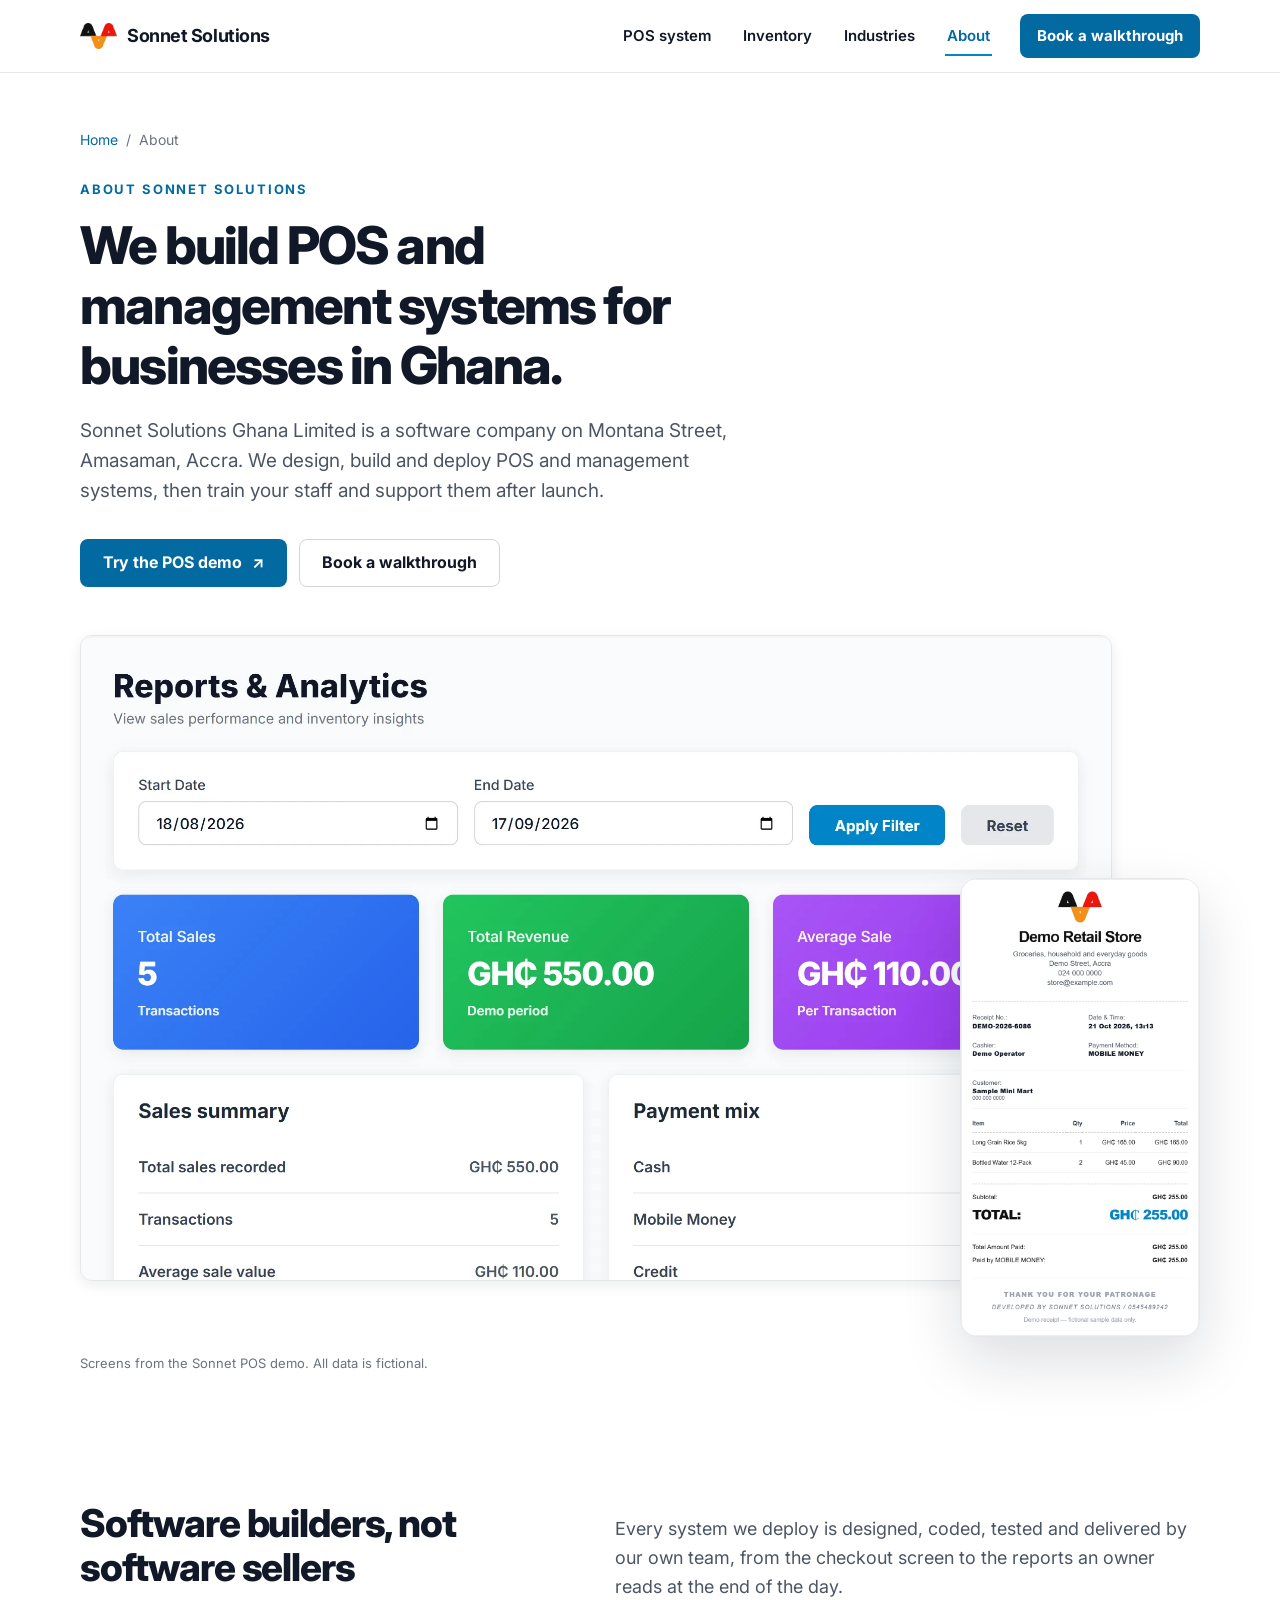
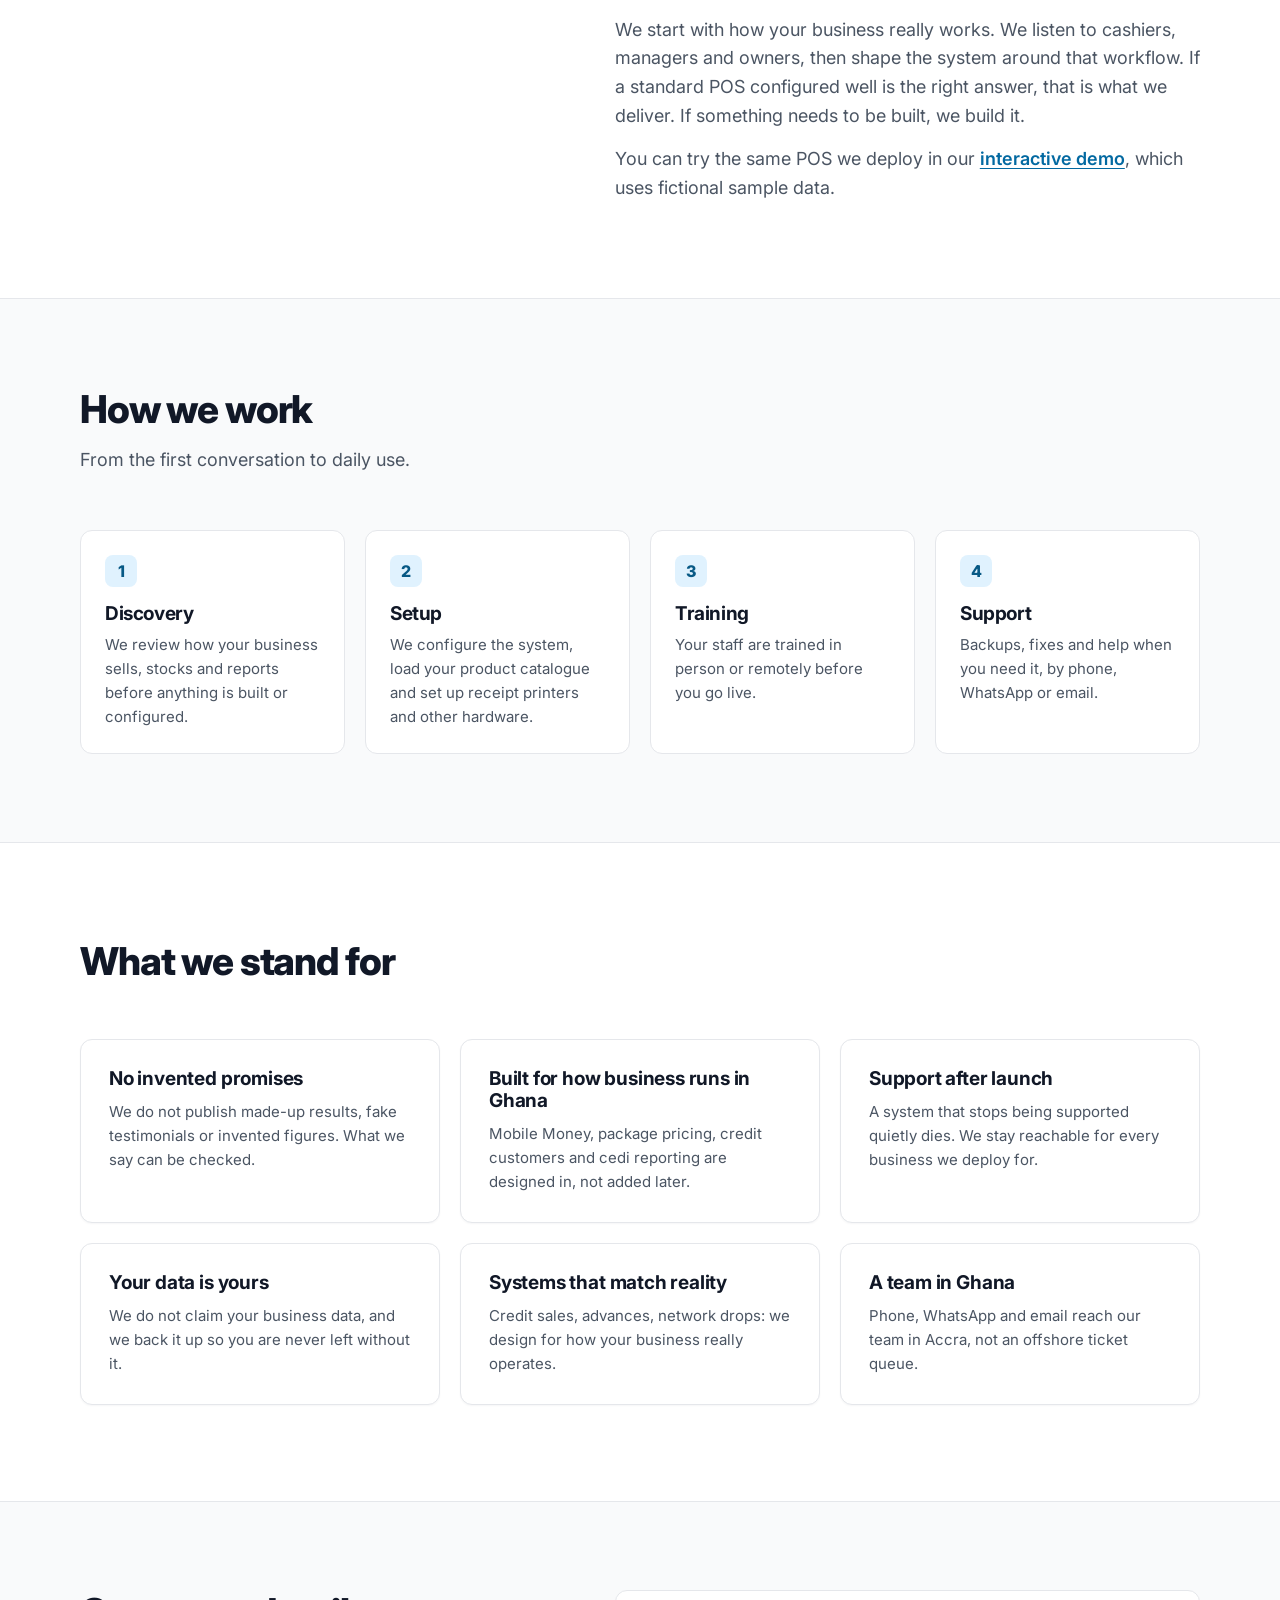
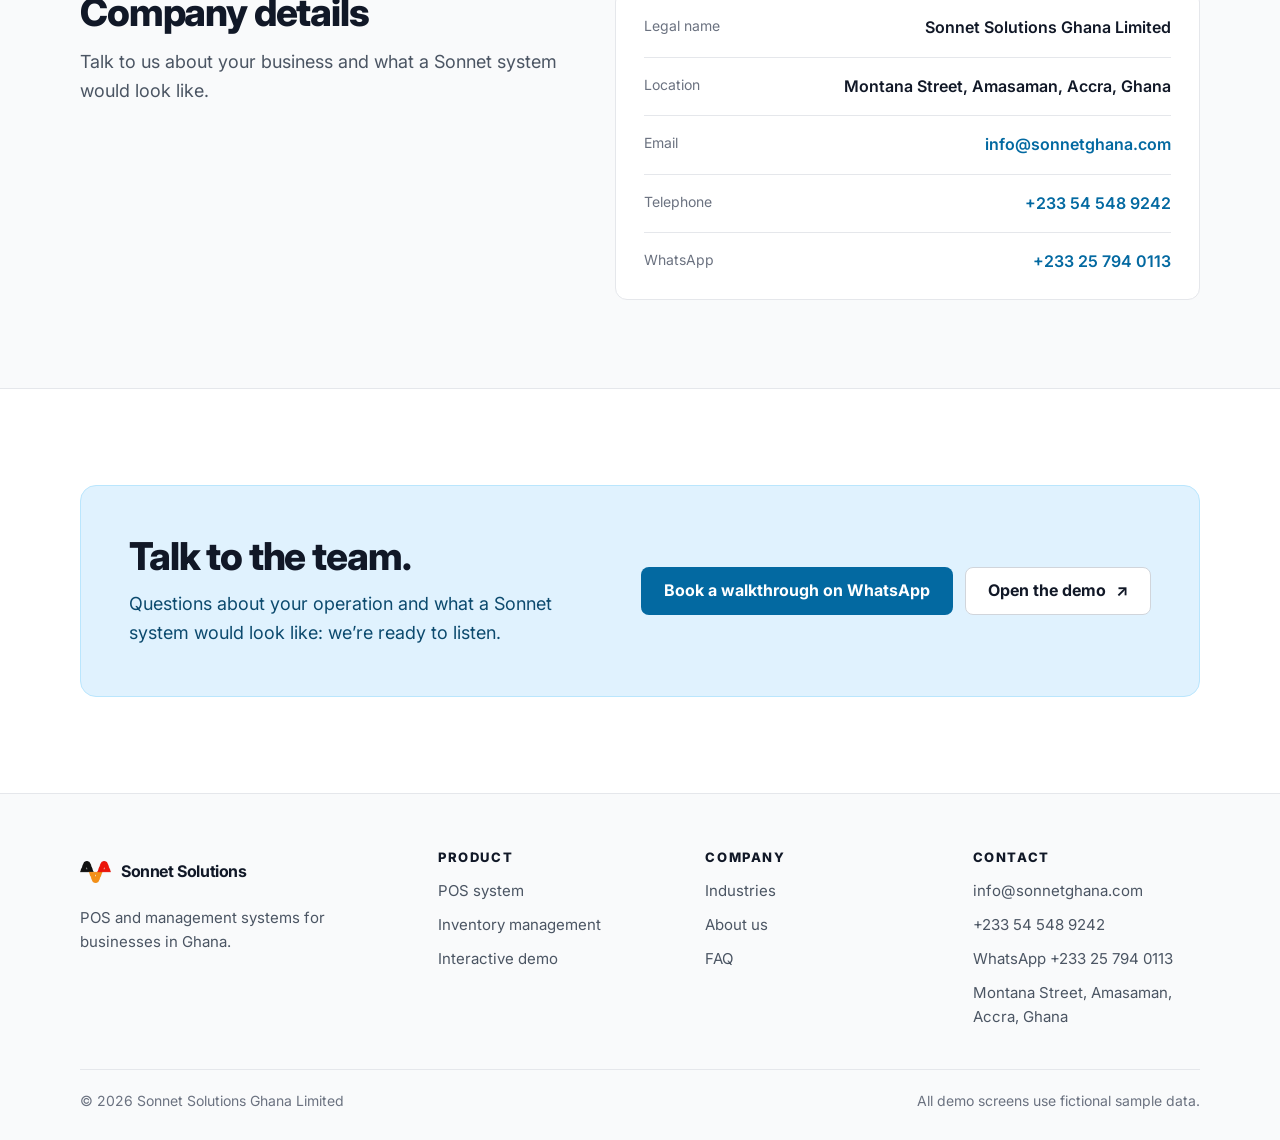
<file: about.html>
<!DOCTYPE html>
<html lang="en">
<head>
    <meta charset="UTF-8">
    <meta name="viewport" content="width=device-width, initial-scale=1.0">
    <title>About Sonnet Solutions | POS Software Company in Accra, Ghana</title>
    <meta name="description" content="Sonnet Solutions Ghana Limited designs, builds and supports POS and management systems for businesses in Ghana. Based in Amasaman, Accra.">
    <link rel="canonical" href="https://www.sonnetghana.com/about">
    <meta name="theme-color" content="#ffffff">
    <meta property="og:type" content="website">
    <meta property="og:site_name" content="Sonnet Solutions">
    <meta property="og:title" content="About Sonnet Solutions">
    <meta property="og:description" content="A software team in Accra building POS and management systems for businesses in Ghana.">
    <meta property="og:url" content="https://www.sonnetghana.com/about">
    <meta property="og:image" content="https://www.sonnetghana.com/assets/demo/og-dashboard.jpg">
    <meta property="og:image:width" content="1200">
    <meta property="og:image:height" content="630">
    <meta property="og:image:alt" content="Sonnet POS demo dashboard with fictional sample data">
    <meta name="twitter:card" content="summary_large_image">
    <link rel="icon" href="/LOGO/white.ico">
    <link rel="preconnect" href="https://fonts.googleapis.com">
    <link rel="preconnect" href="https://fonts.gstatic.com" crossorigin>
    <link href="https://fonts.googleapis.com/css2?family=Inter:wght@400;500;600;700;800&display=swap" rel="stylesheet">
    <link rel="stylesheet" href="/home.css">
    <script type="application/ld+json">
{
 "@context": "https://schema.org",
 "@graph": [
  {
   "@type": "AboutPage",
   "@id": "https://www.sonnetghana.com/about#webpage",
   "url": "https://www.sonnetghana.com/about",
   "name": "About Sonnet Solutions",
   "description": "Sonnet Solutions Ghana Limited designs, builds and supports POS and management systems for businesses in Ghana. Based in Amasaman, Accra.",
   "isPartOf": {
    "@id": "https://www.sonnetghana.com/#website"
   },
   "about": {
    "@id": "https://www.sonnetghana.com/#organization"
   },
   "breadcrumb": {
    "@id": "https://www.sonnetghana.com/about#breadcrumb"
   }
  },
  {
   "@type": "BreadcrumbList",
   "@id": "https://www.sonnetghana.com/about#breadcrumb",
   "itemListElement": [
    {
     "@type": "ListItem",
     "position": 1,
     "name": "Home",
     "item": "https://www.sonnetghana.com/"
    },
    {
     "@type": "ListItem",
     "position": 2,
     "name": "About",
     "item": "https://www.sonnetghana.com/about"
    }
   ]
  },
  {
   "@type": [
    "Organization",
    "LocalBusiness"
   ],
   "@id": "https://www.sonnetghana.com/#organization",
   "name": "Sonnet Solutions",
   "legalName": "Sonnet Solutions Ghana Limited",
   "url": "https://www.sonnetghana.com/",
   "logo": "https://www.sonnetghana.com/LOGO/sonnet-mark.png",
   "email": "info@sonnetghana.com",
   "telephone": "+233545489242",
   "address": {
    "@type": "PostalAddress",
    "streetAddress": "Montana Street",
    "addressLocality": "Amasaman",
    "addressRegion": "Greater Accra",
    "addressCountry": "GH"
   },
   "areaServed": {
    "@type": "Country",
    "name": "Ghana"
   }
  }
 ]
}
    </script>
</head>
<body>
    <a class="skip-link" href="#main">Skip to content</a>
    <header class="header">
        <div class="container header-inner">
            <a class="brand" href="/" aria-label="Sonnet Solutions — home"><img class="brand-mark" src="/LOGO/sonnet-mark.png" width="207" height="146" alt="" decoding="async" fetchpriority="high"><span class="brand-name">Sonnet Solutions</span></a>
            <button type="button" class="menu-toggle" aria-expanded="false" aria-controls="navigation">Menu</button>
            <nav id="navigation" aria-label="Primary">
                <a href="/pos-system">POS system</a><a href="/inventory">Inventory</a><a href="/industries">Industries</a><a href="/about" aria-current="page">About</a>
                <a class="button button-primary small" href="mailto:info@sonnetghana.com?subject=Walkthrough%20booking" data-open-booking aria-haspopup="dialog">Book a walkthrough</a>
            </nav>
        </div>
    </header>
    <main id="main">
        <section class="page-hero container">
            <nav class="breadcrumb" aria-label="Breadcrumb"><a href="/">Home</a><span aria-hidden="true">/</span><span aria-current="page">About</span></nav>
            <p class="eyebrow">About Sonnet Solutions</p>
            <h1>We build POS and management systems for businesses in Ghana.</h1>
            <p class="intro">Sonnet Solutions Ghana Limited is a software company on Montana Street, Amasaman, Accra. We design, build and deploy POS and management systems, then train your staff and support them after launch.</p>
            <div class="actions"><a class="button button-primary" href="/demo">Try the POS demo <span aria-hidden="true">↗</span></a><a class="button button-secondary" href="https://wa.me/233257940113?text=Hello%20Sonnet%2C%20I%27d%20like%20to%20book%20a%20walkthrough%20of%20the%20POS%20system." target="_blank" rel="noopener">Book a walkthrough</a></div>
            <div class="hero-visual">
                <figure class="shot hero-main"><img src="/assets/demo/feature-reports.webp" width="2048" height="1280" alt="Sonnet POS demo reports screen with total sales, revenue and average sale" decoding="async" fetchpriority="high"></figure>
                <figure class="shot hero-side"><img src="/assets/demo/receipt.webp" width="800" height="1536" alt="An 80mm receipt printed by Sonnet POS" decoding="async"></figure>
            </div>
            <p class="caption">Screens from the Sonnet POS demo. All data is fictional.</p>
        </section>
        <section class="section container about-split">
            <div>
                <h2>Software builders, not software sellers</h2>
            </div>
            <div class="prose">
                <p>Every system we deploy is designed, coded, tested and delivered by our own team, from the checkout screen to the reports an owner reads at the end of the day.</p>
                <p>We start with how your business really works. We listen to cashiers, managers and owners, then shape the system around that workflow. If a standard POS configured well is the right answer, that is what we deliver. If something needs to be built, we build it.</p>
                <p>You can try the same POS we deploy in our <a class="inline-link" href="/demo">interactive demo</a>, which uses fictional sample data.</p>
            </div>
        </section>
        <section class="band">
            <div class="container">
                <div class="section-heading"><h2>How we work</h2><p>From the first conversation to daily use.</p></div>
                <ol class="process"><li><h3>Discovery</h3><p>We review how your business sells, stocks and reports before anything is built or configured.</p></li><li><h3>Setup</h3><p>We configure the system, load your product catalogue and set up receipt printers and other hardware.</p></li><li><h3>Training</h3><p>Your staff are trained in person or remotely before you go live.</p></li><li><h3>Support</h3><p>Backups, fixes and help when you need it, by phone, WhatsApp or email.</p></li></ol>
            </div>
        </section>
        <section class="section container">
            <div class="section-heading"><h2>What we stand for</h2></div>
            <div class="card-grid three">
                <article class="card"><h3>No invented promises</h3><p>We do not publish made-up results, fake testimonials or invented figures. What we say can be checked.</p></article>
                <article class="card"><h3>Built for how business runs in Ghana</h3><p>Mobile Money, package pricing, credit customers and cedi reporting are designed in, not added later.</p></article>
                <article class="card"><h3>Support after launch</h3><p>A system that stops being supported quietly dies. We stay reachable for every business we deploy for.</p></article>
                <article class="card"><h3>Your data is yours</h3><p>We do not claim your business data, and we back it up so you are never left without it.</p></article>
                <article class="card"><h3>Systems that match reality</h3><p>Credit sales, advances, network drops: we design for how your business really operates.</p></article>
                <article class="card"><h3>A team in Ghana</h3><p>Phone, WhatsApp and email reach our team in Accra, not an offshore ticket queue.</p></article>
            </div>
        </section>
        <section class="band">
            <div class="container about-split">
                <div><h2>Company details</h2><p>Talk to us about your business and what a Sonnet system would look like.</p></div>
                <dl class="facts">
                    <div><dt>Legal name</dt><dd>Sonnet Solutions Ghana Limited</dd></div>
                    <div><dt>Location</dt><dd>Montana Street, Amasaman, Accra, Ghana</dd></div>
                    <div><dt>Email</dt><dd><a href="mailto:info@sonnetghana.com">info@sonnetghana.com</a></dd></div>
                    <div><dt>Telephone</dt><dd><a href="tel:+233545489242">+233 54 548 9242</a></dd></div>
                    <div><dt>WhatsApp</dt><dd><a href="https://wa.me/233257940113" target="_blank" rel="noopener">+233 25 794 0113</a></dd></div>
                </dl>
            </div>
        </section>
        <section class="section container">
            <div class="cta-box">
                <div><h2>Talk to the team.</h2><p>Questions about your operation and what a Sonnet system would look like: we’re ready to listen.</p></div>
                <div class="actions"><a class="button button-primary" href="https://wa.me/233257940113?text=Hello%20Sonnet%2C%20I%27d%20like%20to%20book%20a%20walkthrough%20of%20the%20POS%20system." target="_blank" rel="noopener">Book a walkthrough on WhatsApp</a><a class="button button-secondary" href="/demo">Open the demo <span aria-hidden="true">↗</span></a></div>
            </div>
        </section>
    </main>
    <dialog class="booking-dialog" id="booking-dialog" aria-labelledby="booking-title">
        <div class="dialog-head">
            <div>
                <h2 id="booking-title">Book a walkthrough</h2>
                <p>Leave your details and we’ll call you to arrange a time.</p>
            </div>
            <button type="button" class="dialog-close" data-close-booking aria-label="Close">×</button>
        </div>
            <!-- FormSubmit emails each booking to info@sonnetghana.com. The first
                 submission sends a one-time activation email to that inbox. -->
            <form class="booking-form" id="booking-form" action="https://formsubmit.co/info@sonnetghana.com" method="POST" novalidate>
                <input type="hidden" name="_subject" value="New walkthrough booking — sonnetghana.com">
                <input type="hidden" name="_template" value="table">
                <input type="hidden" name="_next" value="https://www.sonnetghana.com/?booked=1">
                <div class="honeypot" aria-hidden="true"><label>Leave this empty<input type="text" name="_honey" tabindex="-1" autocomplete="off"></label></div>
                <div class="form-row">
                    <label for="bf-name">Your name</label>
                    <input id="bf-name" name="name" type="text" autocomplete="name" required maxlength="80">
                </div>
                <div class="form-row">
                    <label for="bf-phone">Phone or WhatsApp number</label>
                    <input id="bf-phone" name="phone" type="tel" autocomplete="tel" inputmode="tel" required maxlength="20" placeholder="e.g. 024 123 4567">
                </div>
                <div class="form-row">
                    <label for="bf-email">Email <span class="optional">(optional)</span></label>
                    <input id="bf-email" name="email" type="email" autocomplete="email" maxlength="120">
                </div>
                <div class="form-row">
                    <label for="bf-business">Business name and type <span class="optional">(optional)</span></label>
                    <input id="bf-business" name="business" type="text" autocomplete="organization" maxlength="120" placeholder="e.g. Mini mart in Amasaman">
                </div>
                <div class="form-row">
                    <label for="bf-message">What do you need to manage? <span class="optional">(optional)</span></label>
                    <textarea id="bf-message" name="message" rows="4" maxlength="1500" placeholder="Sales, stock, credit customers, several branches…"></textarea>
                </div>
                <button class="button button-primary" type="submit">Book a walkthrough</button>
                <p class="form-status" id="booking-status" role="status" aria-live="polite"></p>
            </form>
    </dialog>
    <footer class="footer">
        <div class="container footer-grid">
            <div class="footer-brand">
                <a class="brand" href="/" aria-label="Sonnet Solutions — home"><img class="brand-mark" src="/LOGO/sonnet-mark.png" width="207" height="146" alt="" loading="lazy"><span class="brand-name">Sonnet Solutions</span></a>
                <p>POS and management systems for businesses in Ghana.</p>
            </div>
            <nav class="footer-col" aria-label="Product">
                <h2>Product</h2>
                <a href="/pos-system">POS system</a>
                <a href="/inventory">Inventory management</a>
                <a href="/demo">Interactive demo</a>
            </nav>
            <nav class="footer-col" aria-label="Company">
                <h2>Company</h2>
                <a href="/industries">Industries</a>
                <a href="/about">About us</a>
                <a href="/#faq">FAQ</a>
            </nav>
            <div class="footer-col">
                <h2>Contact</h2>
                <a href="mailto:info@sonnetghana.com">info@sonnetghana.com</a>
                <a href="tel:+233545489242">+233 54 548 9242</a>
                <a href="https://wa.me/233257940113" target="_blank" rel="noopener">WhatsApp +233 25 794 0113</a>
                <span>Montana Street, Amasaman, Accra, Ghana</span>
            </div>
        </div>
        <div class="container footer-base">
            <span>© <span id="year">2026</span> Sonnet Solutions Ghana Limited</span>
            <span>All demo screens use fictional sample data.</span>
        </div>
    </footer>
    <script src="/home.js"></script>
</body>
</html>
</file>
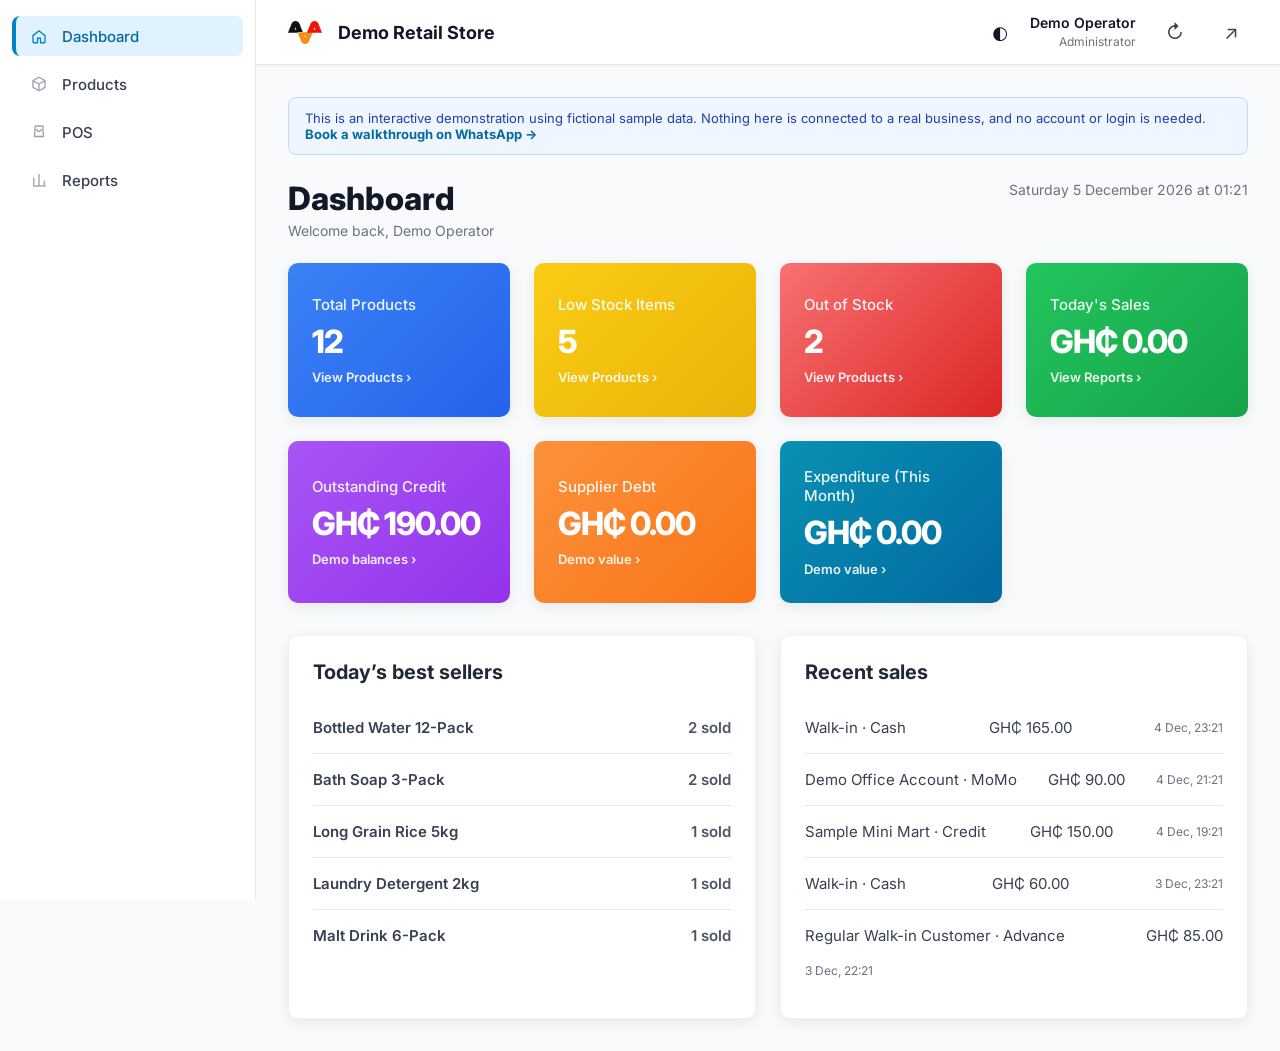
<file: demo.html>
<!DOCTYPE html>
<html lang="en">

<head>
    <meta charset="UTF-8">
    <meta name="viewport" content="width=device-width, initial-scale=1.0">
    <title>Sonnet POS Demo: Interactive POS &amp; Inventory System | Sonnet Solutions</title>
    <meta name="description"
        content="Interactive demo of the Sonnet POS and management system. Explore sales, inventory, customers, credit and reports using fictional sample data.">
    <meta name="robots" content="index, follow">
    <link rel="canonical" href="https://www.sonnetghana.com/demo">
    <meta name="theme-color" content="#F9FAFB">
    <meta property="og:type" content="website">
    <meta property="og:site_name" content="Sonnet Solutions">
    <meta property="og:title" content="Sonnet POS Demo">
    <meta property="og:description" content="Try the Sonnet POS demo: make a sale, take Mobile Money, print a receipt and see the reports. All data is fictional.">
    <meta property="og:url" content="https://www.sonnetghana.com/demo">
    <meta property="og:image" content="https://www.sonnetghana.com/assets/demo/og-dashboard.jpg">
    <meta property="og:image:width" content="1200">
    <meta property="og:image:height" content="630">
    <meta property="og:image:alt" content="Sonnet POS demo dashboard with fictional sample data">
    <meta name="twitter:card" content="summary_large_image">
    <link rel="icon" type="image/png" href="LOGO/Black.png">
    <link rel="preconnect" href="https://fonts.googleapis.com">
    <link rel="preconnect" href="https://fonts.gstatic.com" crossorigin>
    <link href="https://fonts.googleapis.com/css2?family=Inter:wght@400;500;600;700;800&display=swap" rel="stylesheet">
    <link rel="stylesheet" href="demo.css">
</head>

<body class="demo-body">
    <h1 class="sr-only">Sonnet POS demo: an interactive point-of-sale and inventory system with fictional sample data</h1>
    <div class="demo-shell">
        <button class="demo-drawer-toggle" id="demo-drawer-toggle" type="button" aria-controls="demo-sidebar" aria-expanded="false">
            <span class="sr-only">Open demo navigation</span>
            <svg viewBox="0 0 24 24" fill="none" stroke="currentColor" stroke-width="2"><path d="M4 6h16M4 12h16M4 18h16"/></svg>
        </button>
        <div class="demo-drawer-backdrop" id="demo-drawer-backdrop" hidden></div>

        <aside class="demo-nav" id="demo-sidebar" aria-label="Demo sections">
            <nav class="demo-nav-list">
                <button type="button" class="demo-nav-item active" data-view="dashboard">
                    <svg viewBox="0 0 24 24" fill="none" stroke="currentColor" stroke-width="1.8"><path d="M4 11.5 12 5l8 6.5V20a1 1 0 0 1-1 1h-5v-6h-4v6H5a1 1 0 0 1-1-1z"/></svg>
                    Dashboard
                </button>
                <button type="button" class="demo-nav-item" data-view="products">
                    <svg viewBox="0 0 24 24" fill="none" stroke="currentColor" stroke-width="1.8"><path d="m12 3 8 4.5v9L12 21l-8-4.5v-9z"/><path d="M12 12 4.4 7.8M12 12l7.6-4.2M12 12v9"/></svg>
                    Products
                </button>
                <button type="button" class="demo-nav-item" data-view="pos">
                    <svg viewBox="0 0 24 24" fill="none" stroke="currentColor" stroke-width="1.8"><path d="M7 4h10l1 14H6z"/><path d="M9 8a3 3 0 0 0 6 0"/></svg>
                    POS
                </button>
                <button type="button" class="demo-nav-item" data-view="reports">
                    <svg viewBox="0 0 24 24" fill="none" stroke="currentColor" stroke-width="1.8"><path d="M5 20V9M12 20V4M19 20v-7"/><path d="M4 20h17"/></svg>
                    Reports
                </button>
            </nav>
        </aside>

        <div class="demo-topbar">
            <div class="demo-topbar-inner">
                <a class="demo-brand" href="index.html" target="_top"><img src="LOGO/sonnet-mark.png" alt="Sonnet Solutions"><strong>Demo Retail Store</strong></a>
                <div class="demo-top-actions">
                    <span class="demo-icon" aria-hidden="true">◐</span>
                    <div class="demo-user"><strong>Demo Operator</strong><span>Administrator</span></div>
                    <button class="icon-button" id="reset-demo" type="button" aria-label="Reset demo data">↻</button>
                    <a class="icon-button" href="https://wa.me/233257940113?text=Hello%20Sonnet%2C%20I%27d%20like%20to%20book%20a%20walkthrough%20of%20the%20POS%20system." target="_blank" rel="noopener" aria-label="Book a walkthrough on WhatsApp">↗</a>
                </div>
            </div>
        </div>

        <div class="demo-layout">
            <main class="demo-main">
                <div class="demo-notice">
                    This is an interactive demonstration using fictional sample data. Nothing here is connected to a real
                    business, and no account or login is needed. <a href="https://wa.me/233257940113?text=Hello%20Sonnet%2C%20I%27d%20like%20to%20book%20a%20walkthrough%20of%20the%20POS%20system." target="_blank" rel="noopener">Book a walkthrough on WhatsApp →</a>
                </div>

                <section class="demo-view active" id="view-dashboard" aria-label="Dashboard">
                    <header class="view-head">
                        <div><h2 class="view-title">Dashboard</h2>
                        <p class="view-sub">Welcome back, Demo Operator</p></div>
                        <p id="dash-date" class="view-date"></p>
                    </header>
                    <div class="kpi-grid">
                        <div class="kpi kpi-blue"><span class="k">Total Products</span><strong class="v" id="kpi-products">—</strong><span class="s">View Products ›</span></div>
                        <div class="kpi kpi-gold"><span class="k">Low Stock Items</span><strong class="v" id="kpi-low">—</strong><span class="s">View Products ›</span></div>
                        <div class="kpi kpi-red"><span class="k">Out of Stock</span><strong class="v" id="kpi-out">—</strong><span class="s">View Products ›</span></div>
                        <div class="kpi kpi-green"><span class="k">Today's Sales</span><strong class="v" id="kpi-sales">—</strong><span class="s">View Reports ›</span></div>
                        <div class="kpi kpi-purple"><span class="k">Outstanding Credit</span><strong class="v" id="kpi-credit">—</strong><span class="s">Demo balances ›</span></div>
                        <div class="kpi kpi-orange"><span class="k">Supplier Debt</span><strong class="v">GH₵ 0.00</strong><span class="s">Demo value ›</span></div>
                        <div class="kpi kpi-cyan"><span class="k">Expenditure (This Month)</span><strong class="v">GH₵ 0.00</strong><span class="s">Demo value ›</span></div>
                    </div>
                    <div class="dash-cols">
                        <div class="panel">
                            <h2>Today&rsquo;s best sellers</h2>
                            <ul class="leader-list" id="best-sellers"><li class="empty">No sales recorded yet.</li></ul>
                        </div>
                        <div class="panel">
                            <h2>Recent sales</h2>
                            <ul class="recent-list" id="recent-sales"><li class="empty">No sales recorded yet.</li></ul>
                        </div>
                    </div>
                </section>

                <section class="demo-view" id="view-pos" aria-label="New sale">
                    <header class="view-head">
                        <div><h2 class="view-title">POS</h2>
                        <p class="view-sub">Tap fictional products to build a public demo sale.</p></div>
                    </header>
                    <div class="pos-grid">
                        <div class="pos-left">
                            <div class="pos-toolbar">
                                <input id="pos-search" type="search" placeholder="Search products...">
                                <div class="cat-chips" id="cat-chips"></div>
                            </div>
                            <div class="prod-grid" id="prod-grid"></div>
                        </div>
                        <div class="pos-cart panel">
                            <h2>Shopping Cart</h2>
                            <div id="cart-empty" class="cart-empty"><span>🛒</span><p>Cart is empty</p></div>
                            <ul id="cart-items" class="cart-items"></ul>
                            <div class="cart-foot">
                                <div class="cart-row"><span>Subtotal</span><strong id="cart-sub">GH₵ 0.00</strong></div>
                                <div class="cart-row">
                                    <span>Discount (amount)</span>
                                    <input id="cart-disc" type="number" min="0" value="0" aria-label="Discount amount">
                                </div>
                                <div class="cart-row tot"><span>Total</span><strong id="cart-total">GH₵ 0.00</strong></div>
                                <div class="checkout-block">
                                    <label class="field-label">Payment Type</label>
                                    <div class="pay-type-tabs"><button type="button" class="active">Full Payment</button><button type="button">Credit / Part Pay</button></div>
                                    <div class="field">
                                        <label for="check-customer">Customer</label>
                                        <select id="check-customer"><option value="">Walk-in customer</option></select>
                                    </div>
                                    <div class="field">
                                        <label for="payment-select">Payment Method</label>
                                        <select id="payment-select">
                                            <option value="cash">Cash</option>
                                            <option value="momo">Mobile Money</option>
                                            <option value="credit">Credit</option>
                                            <option value="advance">Advance Balance</option>
                                        </select>
                                    </div>
                                    <div class="pay-methods" id="pay-methods">
                                        <label class="pay-opt"><input type="radio" name="pm" value="cash" checked><span>Cash</span></label>
                                        <label class="pay-opt"><input type="radio" name="pm" value="momo"><span>Mobile Money</span></label>
                                        <label class="pay-opt"><input type="radio" name="pm" value="credit"><span>Credit</span></label>
                                        <label class="pay-opt"><input type="radio" name="pm" value="advance"><span>Advance</span></label>
                                    </div>
                                    <div class="field momo-ref" id="momo-ref" hidden>
                                        <label for="check-momo">Mobile Money reference</label>
                                        <input id="check-momo" type="text" placeholder="e.g. MoMo reference number" maxlength="24" aria-describedby="momo-note">
                                        <small id="momo-note" class="hint">In the demo, Mobile Money is recorded manually. A live deployment can link to a provider.</small>
                                    </div>
                                    <div class="field">
                                        <label for="amount-paid">Amount Paid</label>
                                        <input id="amount-paid" type="number" min="0" placeholder="0.00">
                                    </div>
                                    <button class="btn btn-primary btn-block" id="complete-sale" type="button">Complete sale</button>
                                    <div class="receipt-ready" id="receipt-ready" hidden>
                                        <span>Demo sale completed.</span>
                                        <button class="btn btn-ghost btn-small" id="view-receipt" type="button">View Receipt</button>
                                    </div>
                                    <p class="hint" id="checkout-hint"></p>
                                </div>
                            </div>
                        </div>
                    </div>
                </section>

                <section class="demo-view" id="view-products" aria-label="Products and stock">
                    <header class="view-head">
                        <div><h2 class="view-title">Product Management</h2>
                        <p class="view-sub">Manage your inventory and product catalog</p></div>
                        <button class="btn btn-primary btn-small" type="button" disabled>+ Add New Product</button>
                    </header>
                    <div class="product-toolbar panel">
                        <input id="products-search" type="search" placeholder="Search products..." aria-label="Search product table">
                        <select id="products-filter" aria-label="Filter product table"><option>All Categories</option></select>
                    </div>
                    <div class="panel">
                        <div class="table-scroll">
                            <table class="demo-table">
                                <thead>
                                    <tr><th>Product Name</th><th>Category</th><th>Batch</th><th>Expiry</th><th>Stock</th><th>Price</th></tr>
                                </thead>
                                <tbody id="products-tbody"></tbody>
                            </table>
                        </div>
                    </div>
                </section>

                <section class="demo-view" id="view-reports" aria-label="Reports">
                    <header class="view-head">
                        <div><h2 class="view-title">Reports &amp; Analytics</h2>
                        <p class="view-sub">View sales performance and inventory insights</p></div>
                    </header>
                    <div class="report-filter panel">
                        <label>Start Date<input type="date" value="2026-08-18"></label>
                        <label>End Date<input type="date" value="2026-09-17"></label>
                        <button class="btn btn-primary" type="button">Apply Filter</button>
                        <button class="btn btn-ghost" type="button">Reset</button>
                    </div>
                    <div class="report-kpis">
                        <div class="kpi kpi-blue"><span class="k">Total Sales</span><strong class="v" id="report-count">—</strong><span class="s">Transactions</span></div>
                        <div class="kpi kpi-green"><span class="k">Total Revenue</span><strong class="v" id="report-revenue">—</strong><span class="s">Demo period</span></div>
                        <div class="kpi kpi-purple"><span class="k">Average Sale</span><strong class="v" id="report-average">—</strong><span class="s">Per Transaction</span></div>
                    </div>
                    <div class="dash-cols">
                        <div class="panel">
                            <h2>Sales summary</h2>
                            <ul class="stats-list" id="report-summary"></ul>
                        </div>
                        <div class="panel">
                            <h2>Payment mix</h2>
                            <ul class="stats-list" id="report-payments"></ul>
                        </div>
                    </div>
                    <div class="panel mt-1">
                        <h2>Best sellers (all time)</h2>
                        <ul class="leader-list" id="report-sellers"></ul>
                    </div>
                    <div class="panel mt-1">
                        <h2>Low stock</h2>
                        <ul class="leader-list" id="report-low"></ul>
                    </div>
                </section>
            </main>
        </div>
    </div>

    <template id="receipt-template">
        <div class="receipt" role="dialog" aria-modal="true" aria-labelledby="r-title">
            <div class="receipt-pane">
                <div class="receipt-head">
                    <h2 id="r-title">Receipt preview</h2>
                    <button type="button" class="modal-close" id="r-close" aria-label="Close receipt">×</button>
                </div>
                <div class="receipt-paper" id="receipt-paper"></div>
                <div class="receipt-actions">
                    <button class="btn btn-ghost" id="r-close-btn" type="button">Continue</button>
                    <button class="btn btn-primary" id="r-print" type="button">Print preview</button>
                </div>
            </div>
        </div>
    </template>

    <script src="demo.js"></script>
</body>

</html>
</file>
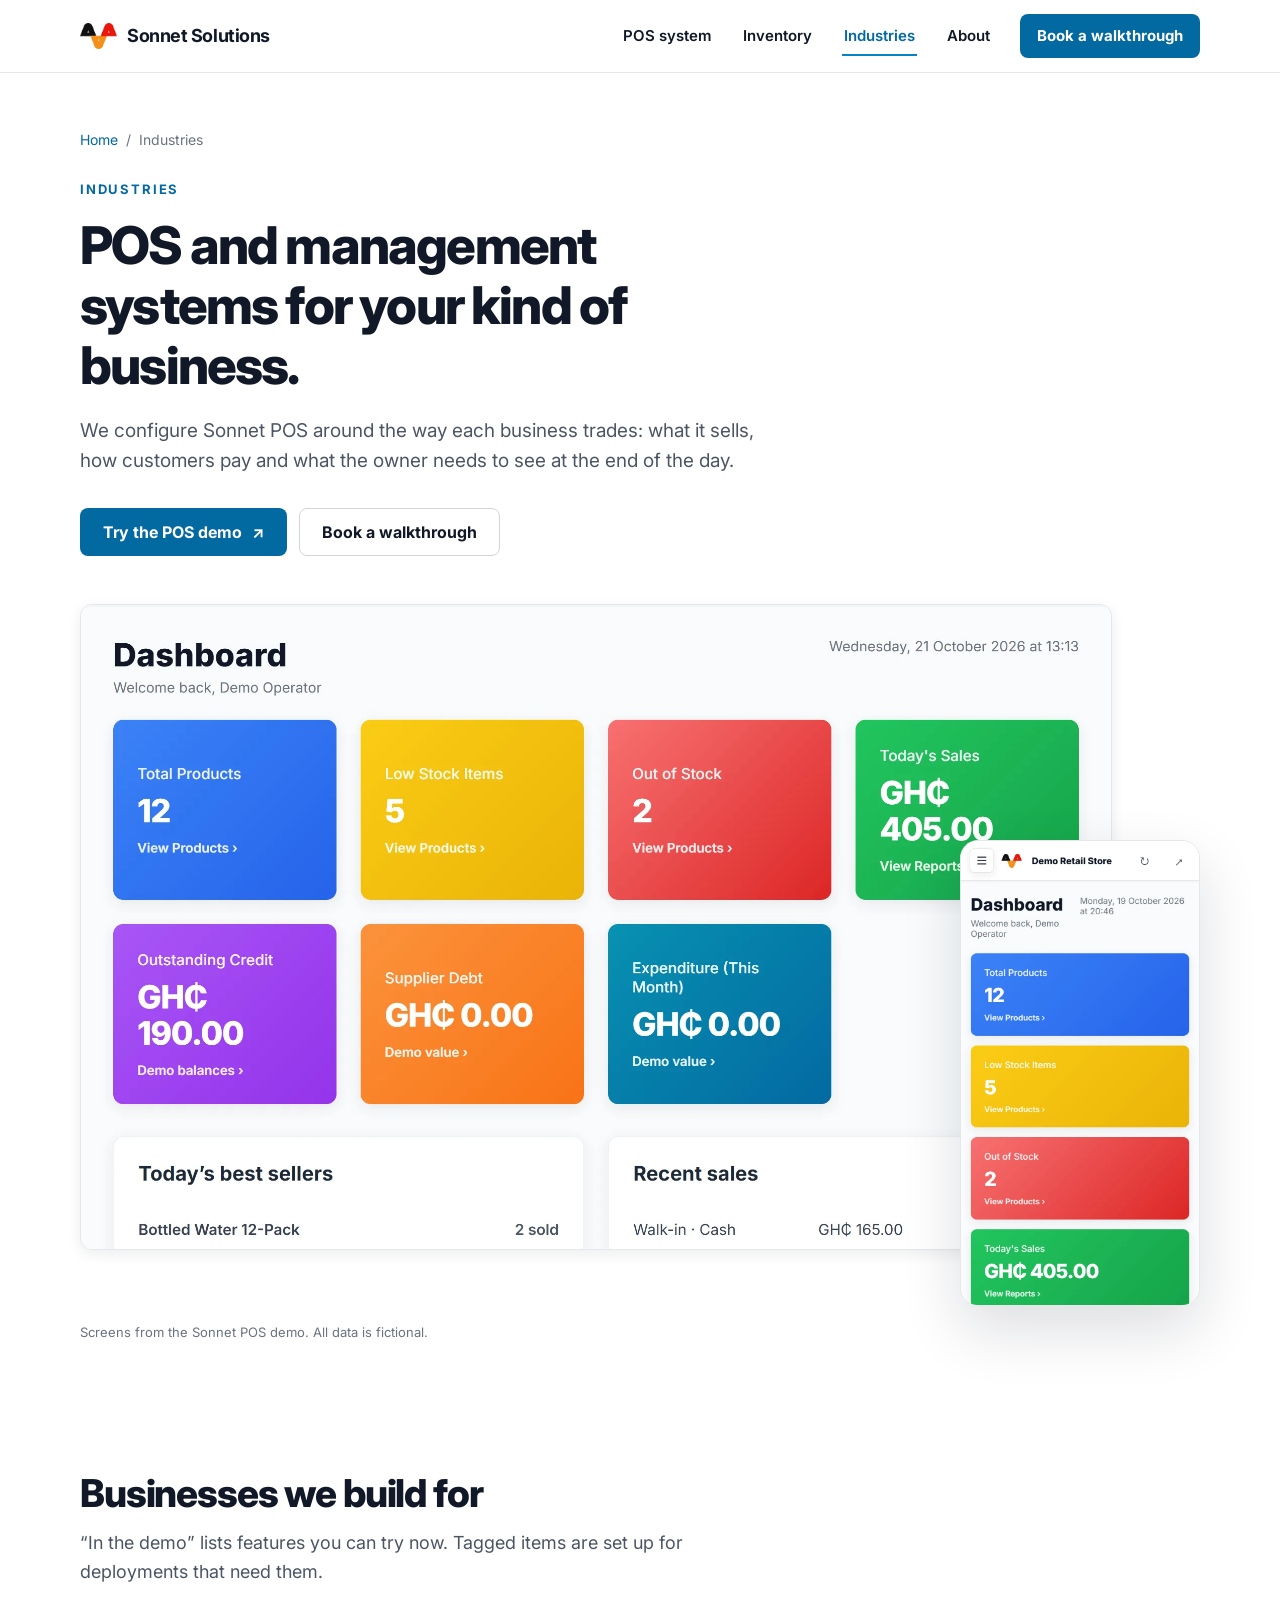
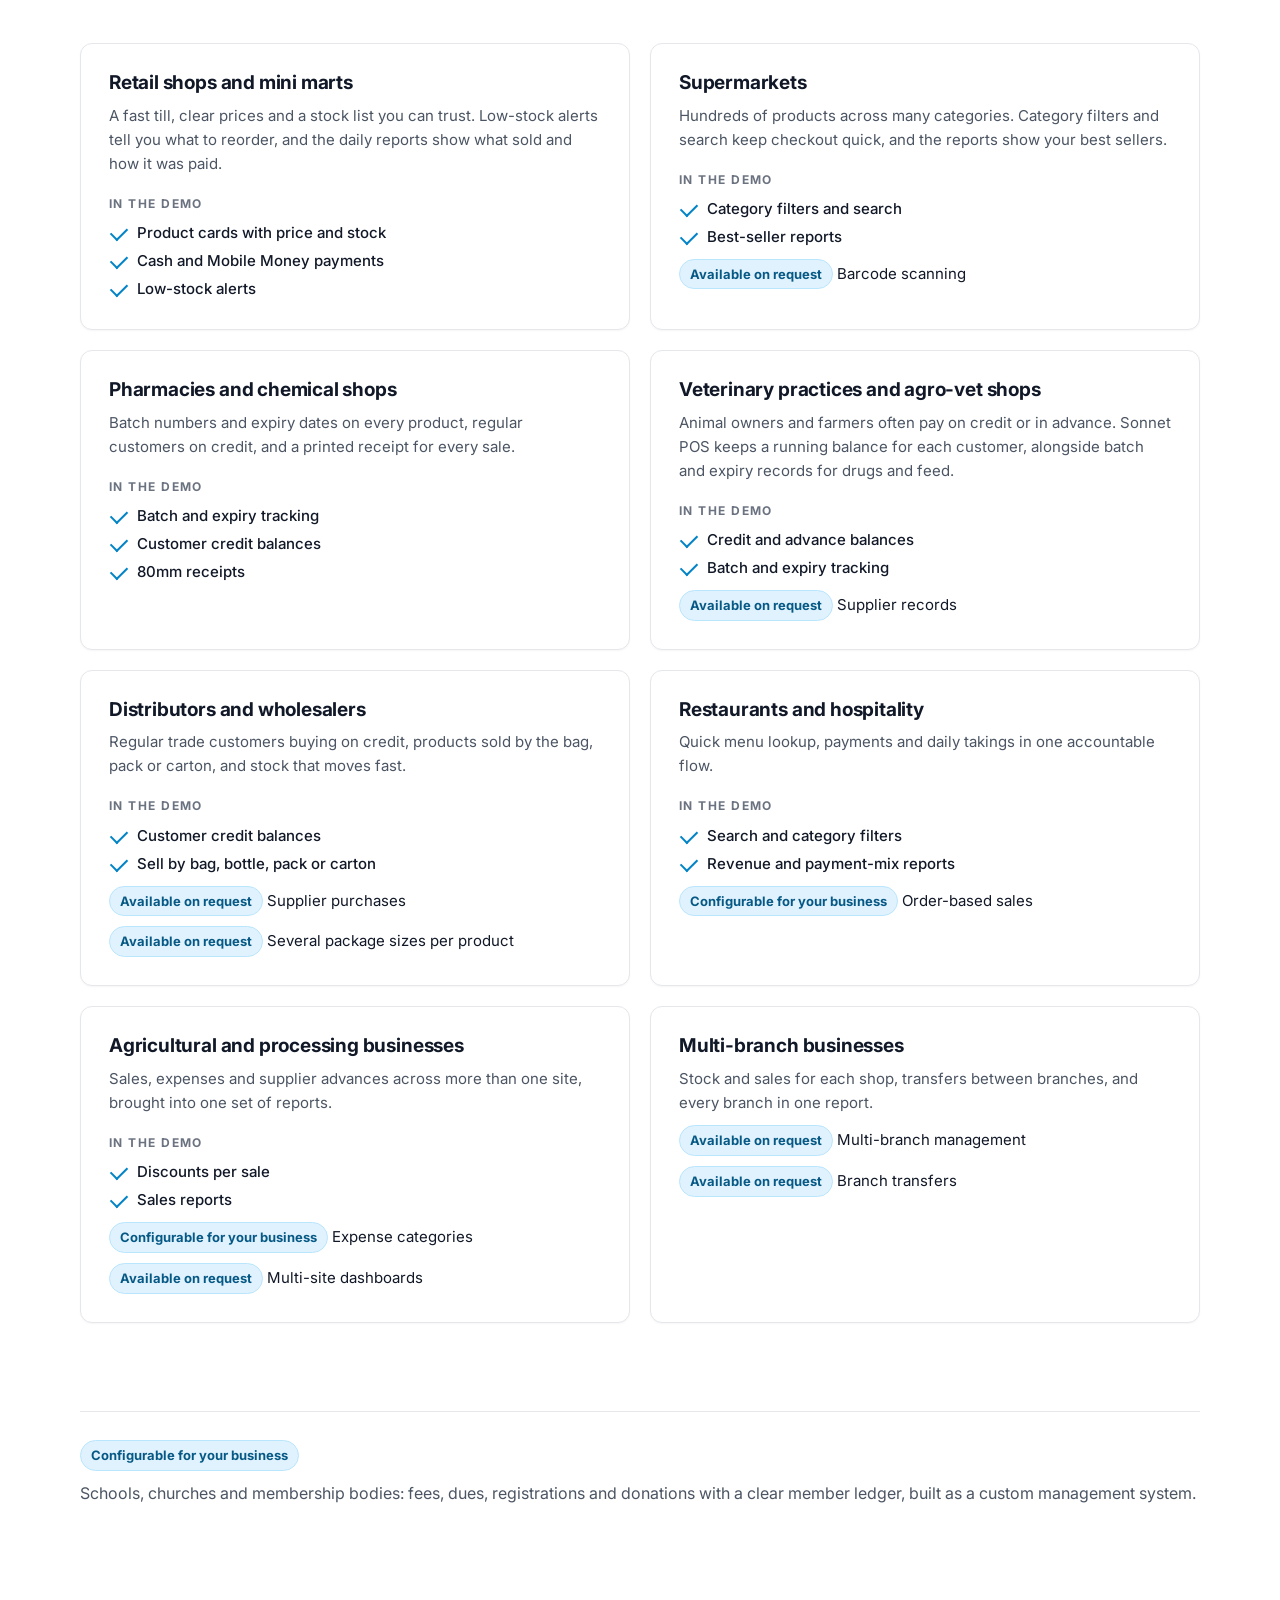
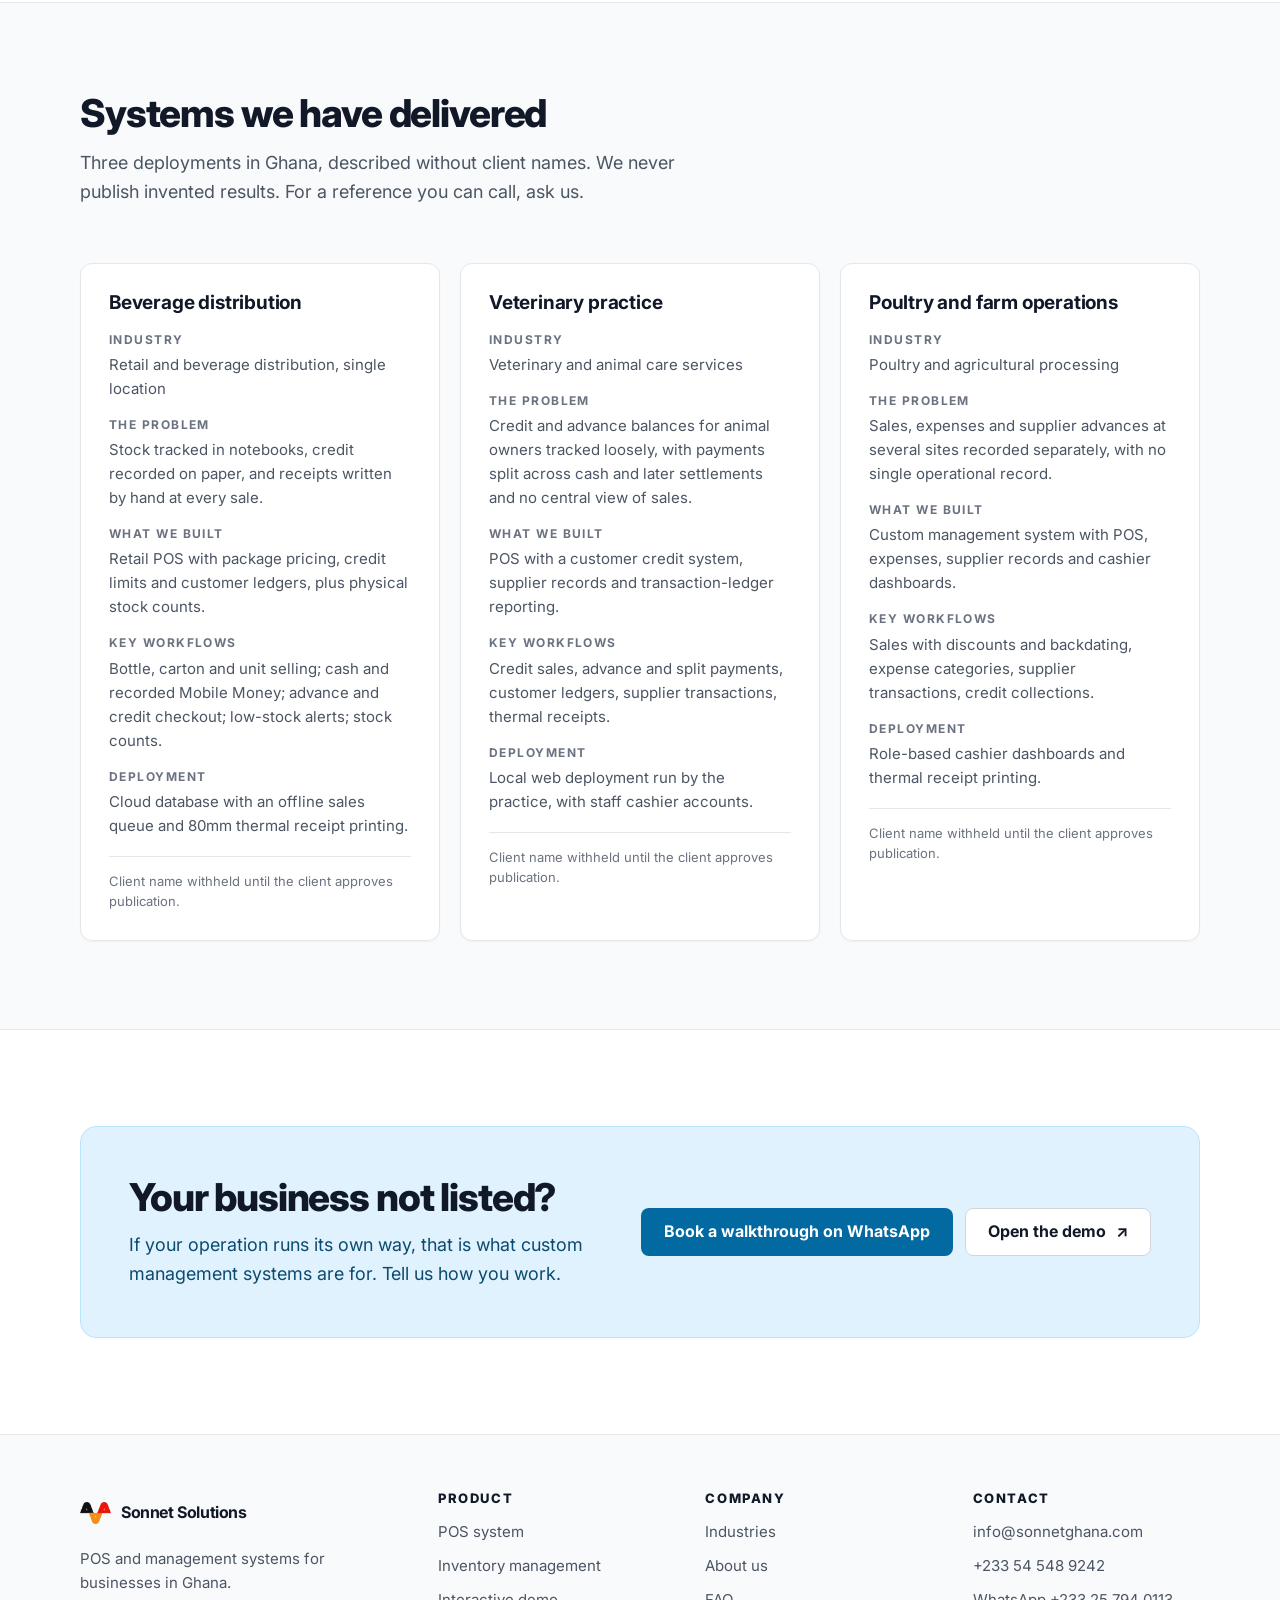
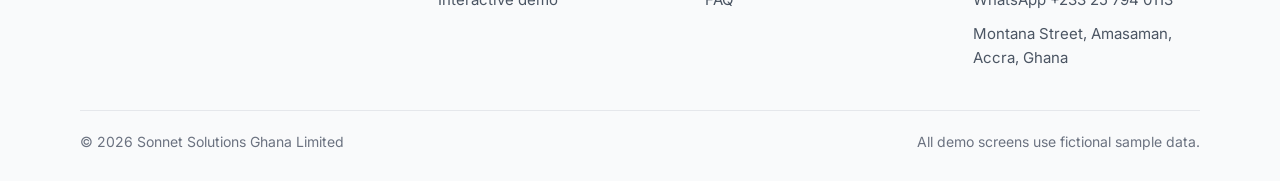
<file: industries.html>
<!DOCTYPE html>
<html lang="en">
<head>
    <meta charset="UTF-8">
    <meta name="viewport" content="width=device-width, initial-scale=1.0">
    <title>POS for Retail, Pharmacy &amp; Wholesale in Ghana | Sonnet</title>
    <meta name="description" content="POS and management systems for retail shops, supermarkets, pharmacies, vets, wholesalers, restaurants and farms in Ghana, with examples of systems we have delivered.">
    <link rel="canonical" href="https://www.sonnetghana.com/industries">
    <meta name="theme-color" content="#ffffff">
    <meta property="og:type" content="website">
    <meta property="og:site_name" content="Sonnet Solutions">
    <meta property="og:title" content="Sonnet POS for your industry">
    <meta property="og:description" content="Retail, pharmacies, veterinary, wholesale, restaurants and agriculture: how Sonnet POS fits each one.">
    <meta property="og:url" content="https://www.sonnetghana.com/industries">
    <meta property="og:image" content="https://www.sonnetghana.com/assets/demo/og-dashboard.jpg">
    <meta property="og:image:width" content="1200">
    <meta property="og:image:height" content="630">
    <meta property="og:image:alt" content="Sonnet POS demo dashboard with fictional sample data">
    <meta name="twitter:card" content="summary_large_image">
    <link rel="icon" href="/LOGO/white.ico">
    <link rel="preconnect" href="https://fonts.googleapis.com">
    <link rel="preconnect" href="https://fonts.gstatic.com" crossorigin>
    <link href="https://fonts.googleapis.com/css2?family=Inter:wght@400;500;600;700;800&display=swap" rel="stylesheet">
    <link rel="stylesheet" href="/home.css">
    <script type="application/ld+json">
{
 "@context": "https://schema.org",
 "@graph": [
  {
   "@type": "CollectionPage",
   "@id": "https://www.sonnetghana.com/industries#webpage",
   "url": "https://www.sonnetghana.com/industries",
   "name": "Sonnet POS for your industry",
   "description": "POS and management systems for retail shops, supermarkets, pharmacies, vets, wholesalers, restaurants and farms in Ghana, with examples of systems we have delivered.",
   "isPartOf": {
    "@id": "https://www.sonnetghana.com/#website"
   },
   "about": {
    "@id": "https://www.sonnetghana.com/#organization"
   },
   "breadcrumb": {
    "@id": "https://www.sonnetghana.com/industries#breadcrumb"
   }
  },
  {
   "@type": "BreadcrumbList",
   "@id": "https://www.sonnetghana.com/industries#breadcrumb",
   "itemListElement": [
    {
     "@type": "ListItem",
     "position": 1,
     "name": "Home",
     "item": "https://www.sonnetghana.com/"
    },
    {
     "@type": "ListItem",
     "position": 2,
     "name": "Industries",
     "item": "https://www.sonnetghana.com/industries"
    }
   ]
  },
  {
   "@type": [
    "Organization",
    "LocalBusiness"
   ],
   "@id": "https://www.sonnetghana.com/#organization",
   "name": "Sonnet Solutions",
   "legalName": "Sonnet Solutions Ghana Limited",
   "url": "https://www.sonnetghana.com/",
   "logo": "https://www.sonnetghana.com/LOGO/sonnet-mark.png",
   "email": "info@sonnetghana.com",
   "telephone": "+233545489242",
   "address": {
    "@type": "PostalAddress",
    "streetAddress": "Montana Street",
    "addressLocality": "Amasaman",
    "addressRegion": "Greater Accra",
    "addressCountry": "GH"
   },
   "areaServed": {
    "@type": "Country",
    "name": "Ghana"
   }
  }
 ]
}
    </script>
</head>
<body>
    <a class="skip-link" href="#main">Skip to content</a>
    <header class="header">
        <div class="container header-inner">
            <a class="brand" href="/" aria-label="Sonnet Solutions — home"><img class="brand-mark" src="/LOGO/sonnet-mark.png" width="207" height="146" alt="" decoding="async" fetchpriority="high"><span class="brand-name">Sonnet Solutions</span></a>
            <button type="button" class="menu-toggle" aria-expanded="false" aria-controls="navigation">Menu</button>
            <nav id="navigation" aria-label="Primary">
                <a href="/pos-system">POS system</a><a href="/inventory">Inventory</a><a href="/industries" aria-current="page">Industries</a><a href="/about">About</a>
                <a class="button button-primary small" href="mailto:info@sonnetghana.com?subject=Walkthrough%20booking" data-open-booking aria-haspopup="dialog">Book a walkthrough</a>
            </nav>
        </div>
    </header>
    <main id="main">
        <section class="page-hero container">
            <nav class="breadcrumb" aria-label="Breadcrumb"><a href="/">Home</a><span aria-hidden="true">/</span><span aria-current="page">Industries</span></nav>
            <p class="eyebrow">Industries</p>
            <h1>POS and management systems for your kind of business.</h1>
            <p class="intro">We configure Sonnet POS around the way each business trades: what it sells, how customers pay and what the owner needs to see at the end of the day.</p>
            <div class="actions"><a class="button button-primary" href="/demo">Try the POS demo <span aria-hidden="true">↗</span></a><a class="button button-secondary" href="https://wa.me/233257940113?text=Hello%20Sonnet%2C%20I%27d%20like%20to%20book%20a%20walkthrough%20of%20the%20POS%20system." target="_blank" rel="noopener">Book a walkthrough</a></div>
            <div class="hero-visual">
                <figure class="shot hero-main"><img src="/assets/demo/dashboard.webp" width="2048" height="1280" alt="Sonnet POS demo dashboard with product, stock, sales and credit cards" decoding="async" fetchpriority="high"></figure>
                <figure class="shot hero-side"><img src="/assets/demo/mobile-dashboard.webp" width="780" height="1520" alt="The dashboard on a phone" decoding="async"></figure>
            </div>
            <p class="caption">Screens from the Sonnet POS demo. All data is fictional.</p>
        </section>
        <section class="section container">
            <div class="section-heading"><h2>Businesses we build for</h2><p>“In the demo” lists features you can try now. Tagged items are set up for deployments that need them.</p></div>
            <div class="card-grid">
                <article class="card" id="retail">
                    <h3>Retail shops and mini marts</h3>
                    <p>A fast till, clear prices and a stock list you can trust. Low-stock alerts tell you what to reorder, and the daily reports show what sold and how it was paid.</p>
                    <p class="card-label">In the demo</p>
                    <ul class="check-list compact"><li>Product cards with price and stock</li><li>Cash and Mobile Money payments</li><li>Low-stock alerts</li></ul>
                </article>
                <article class="card" id="supermarkets">
                    <h3>Supermarkets</h3>
                    <p>Hundreds of products across many categories. Category filters and search keep checkout quick, and the reports show your best sellers.</p>
                    <p class="card-label">In the demo</p>
                    <ul class="check-list compact"><li>Category filters and search</li><li>Best-seller reports</li></ul>
                    <p class="card-extra"><span class="tag">Available on request</span> Barcode scanning</p>
                </article>
                <article class="card" id="pharmacies">
                    <h3>Pharmacies and chemical shops</h3>
                    <p>Batch numbers and expiry dates on every product, regular customers on credit, and a printed receipt for every sale.</p>
                    <p class="card-label">In the demo</p>
                    <ul class="check-list compact"><li>Batch and expiry tracking</li><li>Customer credit balances</li><li>80mm receipts</li></ul>
                </article>
                <article class="card" id="veterinary">
                    <h3>Veterinary practices and agro-vet shops</h3>
                    <p>Animal owners and farmers often pay on credit or in advance. Sonnet POS keeps a running balance for each customer, alongside batch and expiry records for drugs and feed.</p>
                    <p class="card-label">In the demo</p>
                    <ul class="check-list compact"><li>Credit and advance balances</li><li>Batch and expiry tracking</li></ul>
                    <p class="card-extra"><span class="tag">Available on request</span> Supplier records</p>
                </article>
                <article class="card" id="wholesale">
                    <h3>Distributors and wholesalers</h3>
                    <p>Regular trade customers buying on credit, products sold by the bag, pack or carton, and stock that moves fast.</p>
                    <p class="card-label">In the demo</p>
                    <ul class="check-list compact"><li>Customer credit balances</li><li>Sell by bag, bottle, pack or carton</li></ul>
                    <p class="card-extra"><span class="tag">Available on request</span> Supplier purchases</p>
                    <p class="card-extra"><span class="tag">Available on request</span> Several package sizes per product</p>
                </article>
                <article class="card" id="restaurants">
                    <h3>Restaurants and hospitality</h3>
                    <p>Quick menu lookup, payments and daily takings in one accountable flow.</p>
                    <p class="card-label">In the demo</p>
                    <ul class="check-list compact"><li>Search and category filters</li><li>Revenue and payment-mix reports</li></ul>
                    <p class="card-extra"><span class="tag">Configurable for your business</span> Order-based sales</p>
                </article>
                <article class="card" id="agriculture">
                    <h3>Agricultural and processing businesses</h3>
                    <p>Sales, expenses and supplier advances across more than one site, brought into one set of reports.</p>
                    <p class="card-label">In the demo</p>
                    <ul class="check-list compact"><li>Discounts per sale</li><li>Sales reports</li></ul>
                    <p class="card-extra"><span class="tag">Configurable for your business</span> Expense categories</p>
                    <p class="card-extra"><span class="tag">Available on request</span> Multi-site dashboards</p>
                </article>
                <article class="card" id="multi-branch">
                    <h3>Multi-branch businesses</h3>
                    <p>Stock and sales for each shop, transfers between branches, and every branch in one report.</p>
                    <p class="card-extra"><span class="tag">Available on request</span> Multi-branch management</p>
                    <p class="card-extra"><span class="tag">Available on request</span> Branch transfers</p>
                </article>
            </div>
            <p class="custom-note"><span class="tag">Configurable for your business</span> Schools, churches and membership bodies: fees, dues, registrations and donations with a clear member ledger, built as a custom management system.</p>
        </section>
        <section class="band" id="deployments">
            <div class="container">
                <div class="section-heading"><h2>Systems we have delivered</h2><p>Three deployments in Ghana, described without client names. We never publish invented results. For a reference you can call, ask us.</p></div>
                <div class="card-grid three">
                <article class="card deployment">
                    <h3>Beverage distribution</h3>
                    <dl><div><dt>Industry</dt><dd>Retail and beverage distribution, single location</dd></div><div><dt>The problem</dt><dd>Stock tracked in notebooks, credit recorded on paper, and receipts written by hand at every sale.</dd></div><div><dt>What we built</dt><dd>Retail POS with package pricing, credit limits and customer ledgers, plus physical stock counts.</dd></div><div><dt>Key workflows</dt><dd>Bottle, carton and unit selling; cash and recorded Mobile Money; advance and credit checkout; low-stock alerts; stock counts.</dd></div><div><dt>Deployment</dt><dd>Cloud database with an offline sales queue and 80mm thermal receipt printing.</dd></div></dl>
                    <p class="note">Client name withheld until the client approves publication.</p>
                </article>
                <article class="card deployment">
                    <h3>Veterinary practice</h3>
                    <dl><div><dt>Industry</dt><dd>Veterinary and animal care services</dd></div><div><dt>The problem</dt><dd>Credit and advance balances for animal owners tracked loosely, with payments split across cash and later settlements and no central view of sales.</dd></div><div><dt>What we built</dt><dd>POS with a customer credit system, supplier records and transaction-ledger reporting.</dd></div><div><dt>Key workflows</dt><dd>Credit sales, advance and split payments, customer ledgers, supplier transactions, thermal receipts.</dd></div><div><dt>Deployment</dt><dd>Local web deployment run by the practice, with staff cashier accounts.</dd></div></dl>
                    <p class="note">Client name withheld until the client approves publication.</p>
                </article>
                <article class="card deployment">
                    <h3>Poultry and farm operations</h3>
                    <dl><div><dt>Industry</dt><dd>Poultry and agricultural processing</dd></div><div><dt>The problem</dt><dd>Sales, expenses and supplier advances at several sites recorded separately, with no single operational record.</dd></div><div><dt>What we built</dt><dd>Custom management system with POS, expenses, supplier records and cashier dashboards.</dd></div><div><dt>Key workflows</dt><dd>Sales with discounts and backdating, expense categories, supplier transactions, credit collections.</dd></div><div><dt>Deployment</dt><dd>Role-based cashier dashboards and thermal receipt printing.</dd></div></dl>
                    <p class="note">Client name withheld until the client approves publication.</p>
                </article>
                </div>
            </div>
        </section>
        <section class="section container">
            <div class="cta-box">
                <div><h2>Your business not listed?</h2><p>If your operation runs its own way, that is what custom management systems are for. Tell us how you work.</p></div>
                <div class="actions"><a class="button button-primary" href="https://wa.me/233257940113?text=Hello%20Sonnet%2C%20I%27d%20like%20to%20book%20a%20walkthrough%20of%20the%20POS%20system." target="_blank" rel="noopener">Book a walkthrough on WhatsApp</a><a class="button button-secondary" href="/demo">Open the demo <span aria-hidden="true">↗</span></a></div>
            </div>
        </section>
    </main>
    <dialog class="booking-dialog" id="booking-dialog" aria-labelledby="booking-title">
        <div class="dialog-head">
            <div>
                <h2 id="booking-title">Book a walkthrough</h2>
                <p>Leave your details and we’ll call you to arrange a time.</p>
            </div>
            <button type="button" class="dialog-close" data-close-booking aria-label="Close">×</button>
        </div>
            <!-- FormSubmit emails each booking to info@sonnetghana.com. The first
                 submission sends a one-time activation email to that inbox. -->
            <form class="booking-form" id="booking-form" action="https://formsubmit.co/info@sonnetghana.com" method="POST" novalidate>
                <input type="hidden" name="_subject" value="New walkthrough booking — sonnetghana.com">
                <input type="hidden" name="_template" value="table">
                <input type="hidden" name="_next" value="https://www.sonnetghana.com/?booked=1">
                <div class="honeypot" aria-hidden="true"><label>Leave this empty<input type="text" name="_honey" tabindex="-1" autocomplete="off"></label></div>
                <div class="form-row">
                    <label for="bf-name">Your name</label>
                    <input id="bf-name" name="name" type="text" autocomplete="name" required maxlength="80">
                </div>
                <div class="form-row">
                    <label for="bf-phone">Phone or WhatsApp number</label>
                    <input id="bf-phone" name="phone" type="tel" autocomplete="tel" inputmode="tel" required maxlength="20" placeholder="e.g. 024 123 4567">
                </div>
                <div class="form-row">
                    <label for="bf-email">Email <span class="optional">(optional)</span></label>
                    <input id="bf-email" name="email" type="email" autocomplete="email" maxlength="120">
                </div>
                <div class="form-row">
                    <label for="bf-business">Business name and type <span class="optional">(optional)</span></label>
                    <input id="bf-business" name="business" type="text" autocomplete="organization" maxlength="120" placeholder="e.g. Mini mart in Amasaman">
                </div>
                <div class="form-row">
                    <label for="bf-message">What do you need to manage? <span class="optional">(optional)</span></label>
                    <textarea id="bf-message" name="message" rows="4" maxlength="1500" placeholder="Sales, stock, credit customers, several branches…"></textarea>
                </div>
                <button class="button button-primary" type="submit">Book a walkthrough</button>
                <p class="form-status" id="booking-status" role="status" aria-live="polite"></p>
            </form>
    </dialog>
    <footer class="footer">
        <div class="container footer-grid">
            <div class="footer-brand">
                <a class="brand" href="/" aria-label="Sonnet Solutions — home"><img class="brand-mark" src="/LOGO/sonnet-mark.png" width="207" height="146" alt="" loading="lazy"><span class="brand-name">Sonnet Solutions</span></a>
                <p>POS and management systems for businesses in Ghana.</p>
            </div>
            <nav class="footer-col" aria-label="Product">
                <h2>Product</h2>
                <a href="/pos-system">POS system</a>
                <a href="/inventory">Inventory management</a>
                <a href="/demo">Interactive demo</a>
            </nav>
            <nav class="footer-col" aria-label="Company">
                <h2>Company</h2>
                <a href="/industries">Industries</a>
                <a href="/about">About us</a>
                <a href="/#faq">FAQ</a>
            </nav>
            <div class="footer-col">
                <h2>Contact</h2>
                <a href="mailto:info@sonnetghana.com">info@sonnetghana.com</a>
                <a href="tel:+233545489242">+233 54 548 9242</a>
                <a href="https://wa.me/233257940113" target="_blank" rel="noopener">WhatsApp +233 25 794 0113</a>
                <span>Montana Street, Amasaman, Accra, Ghana</span>
            </div>
        </div>
        <div class="container footer-base">
            <span>© <span id="year">2026</span> Sonnet Solutions Ghana Limited</span>
            <span>All demo screens use fictional sample data.</span>
        </div>
    </footer>
    <script src="/home.js"></script>
</body>
</html>
</file>
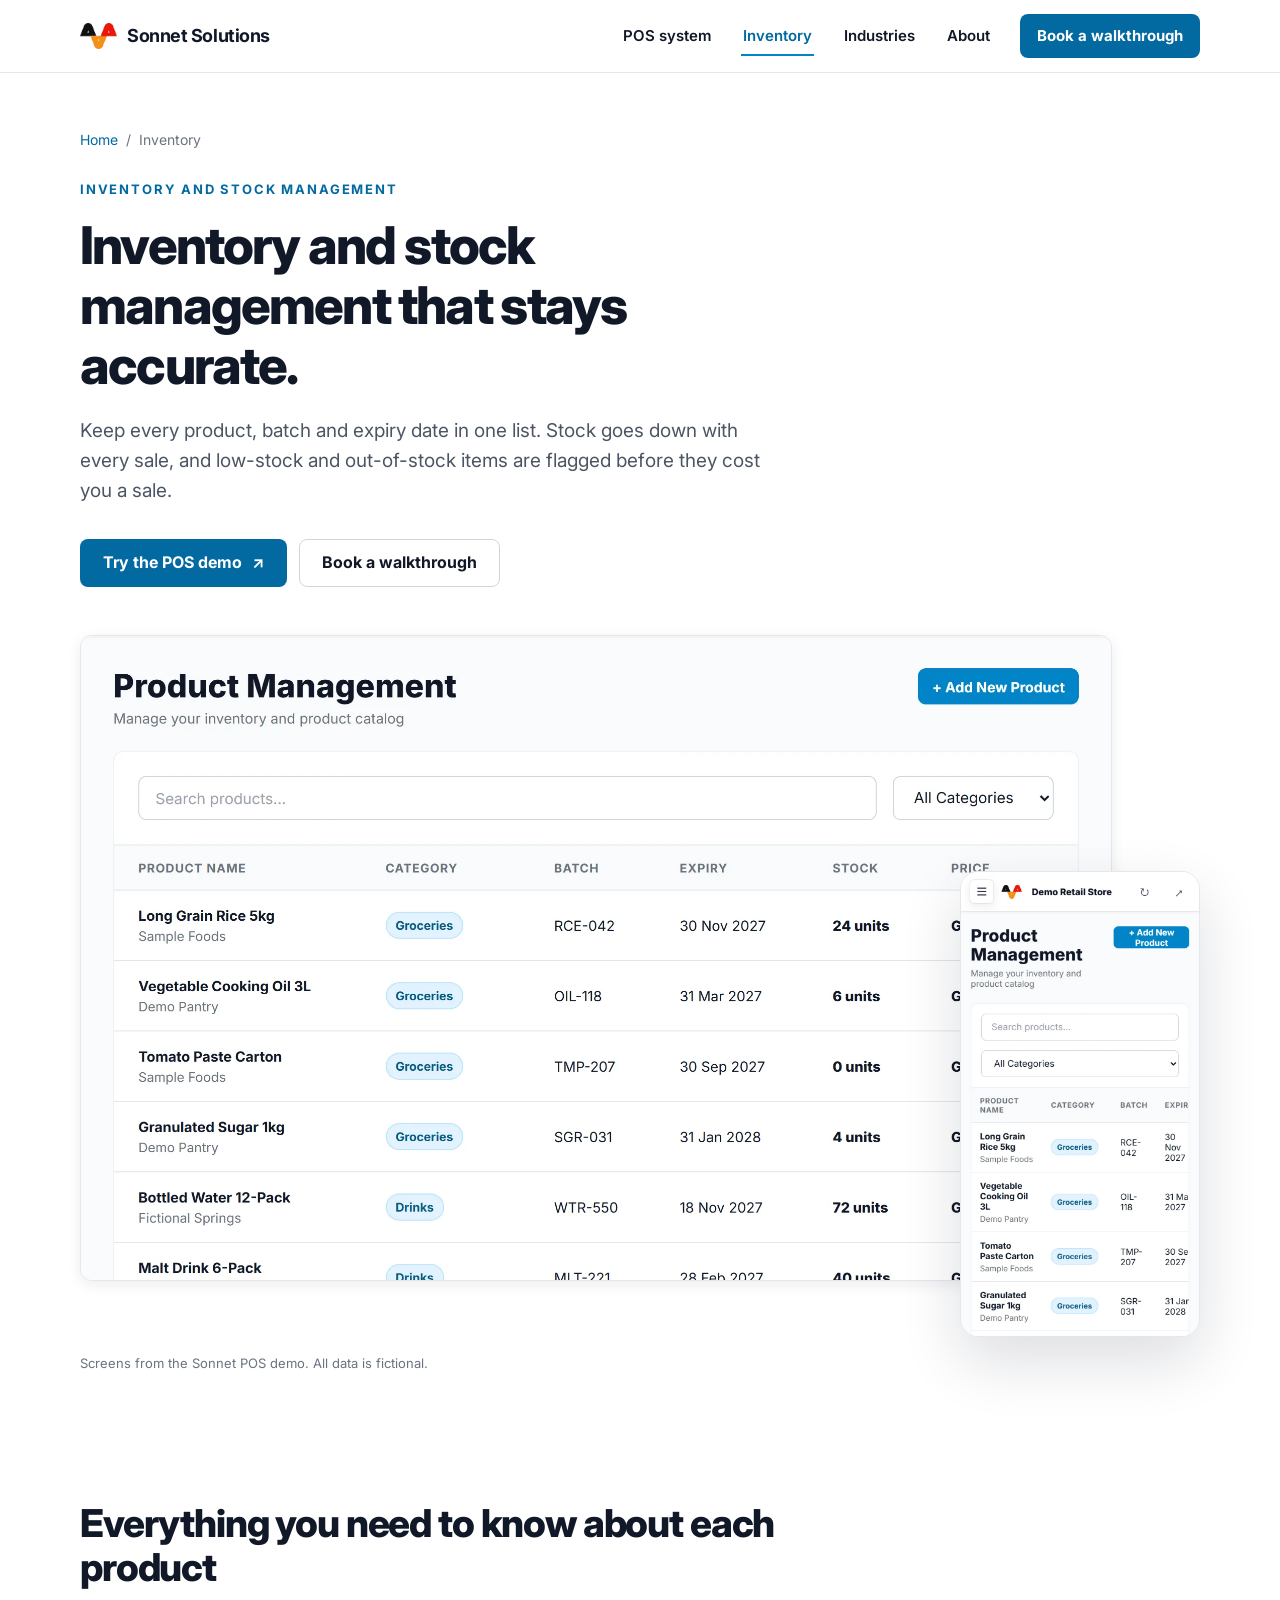
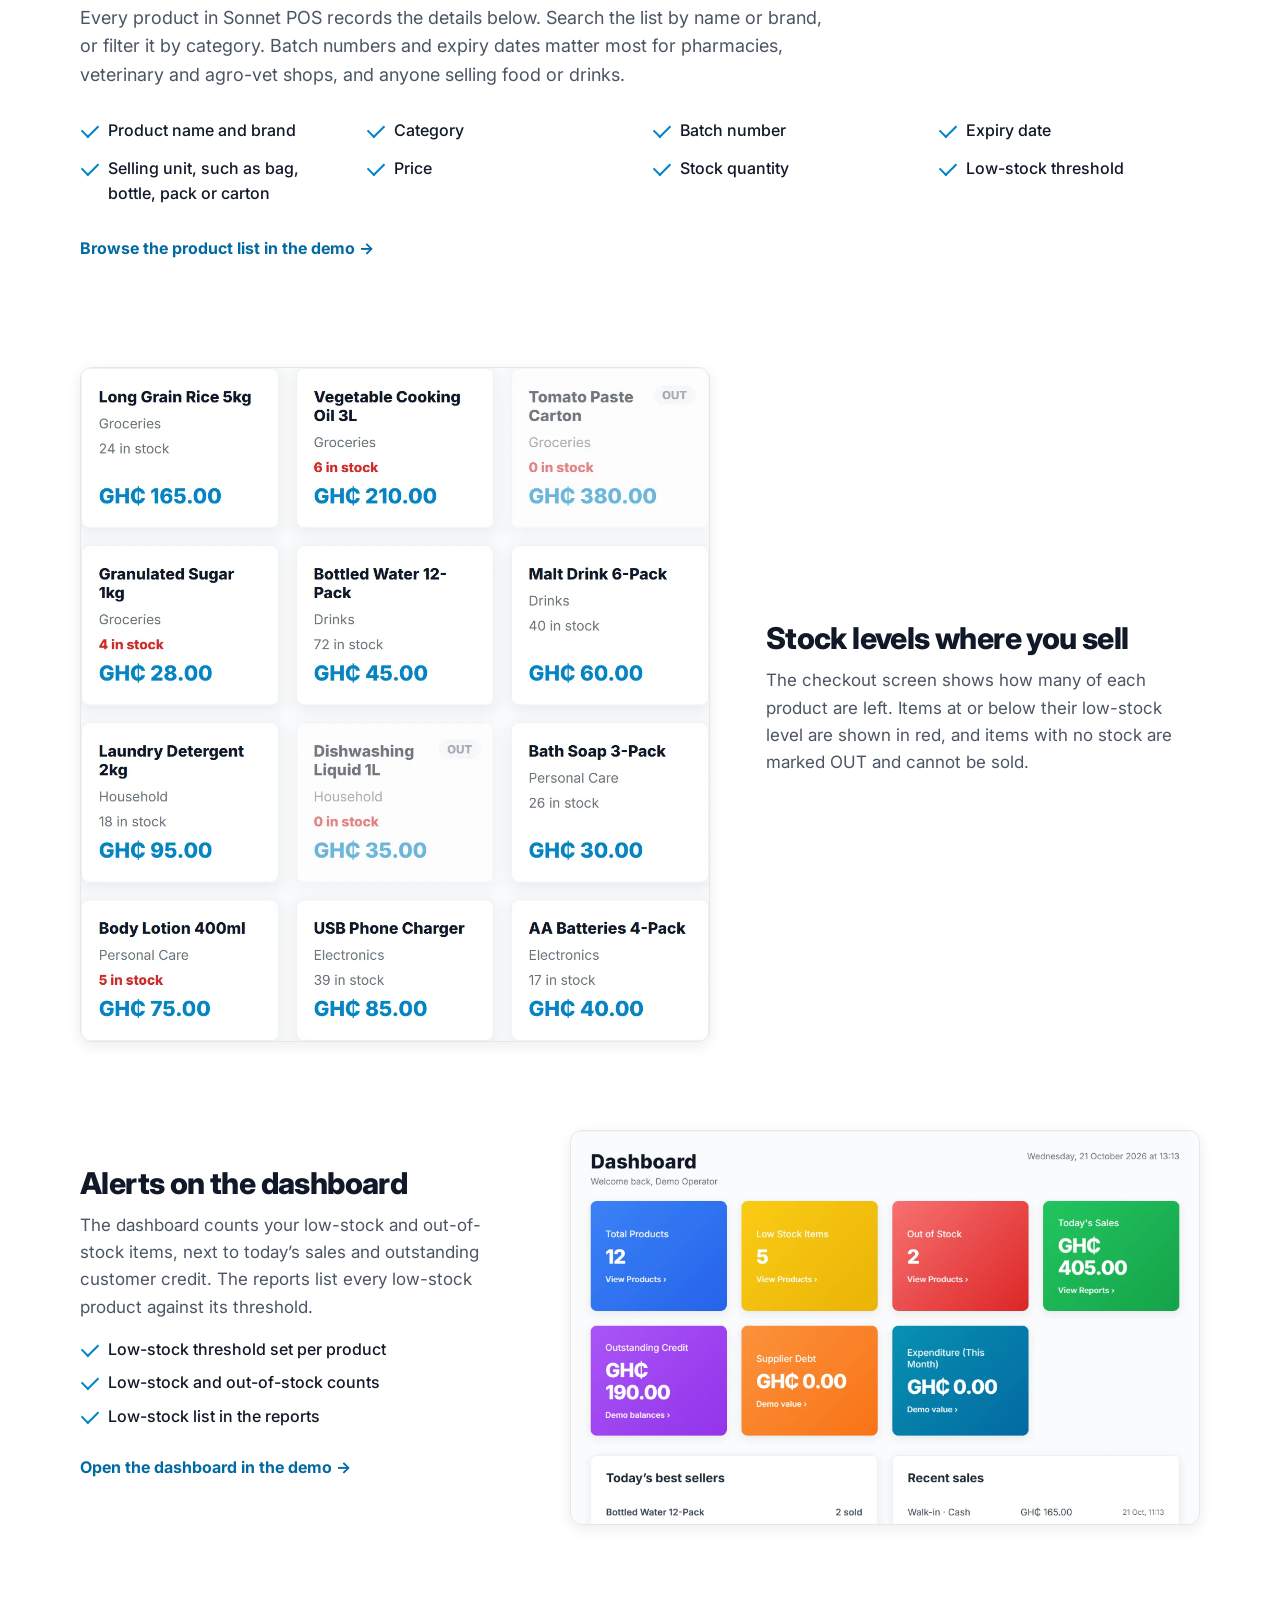
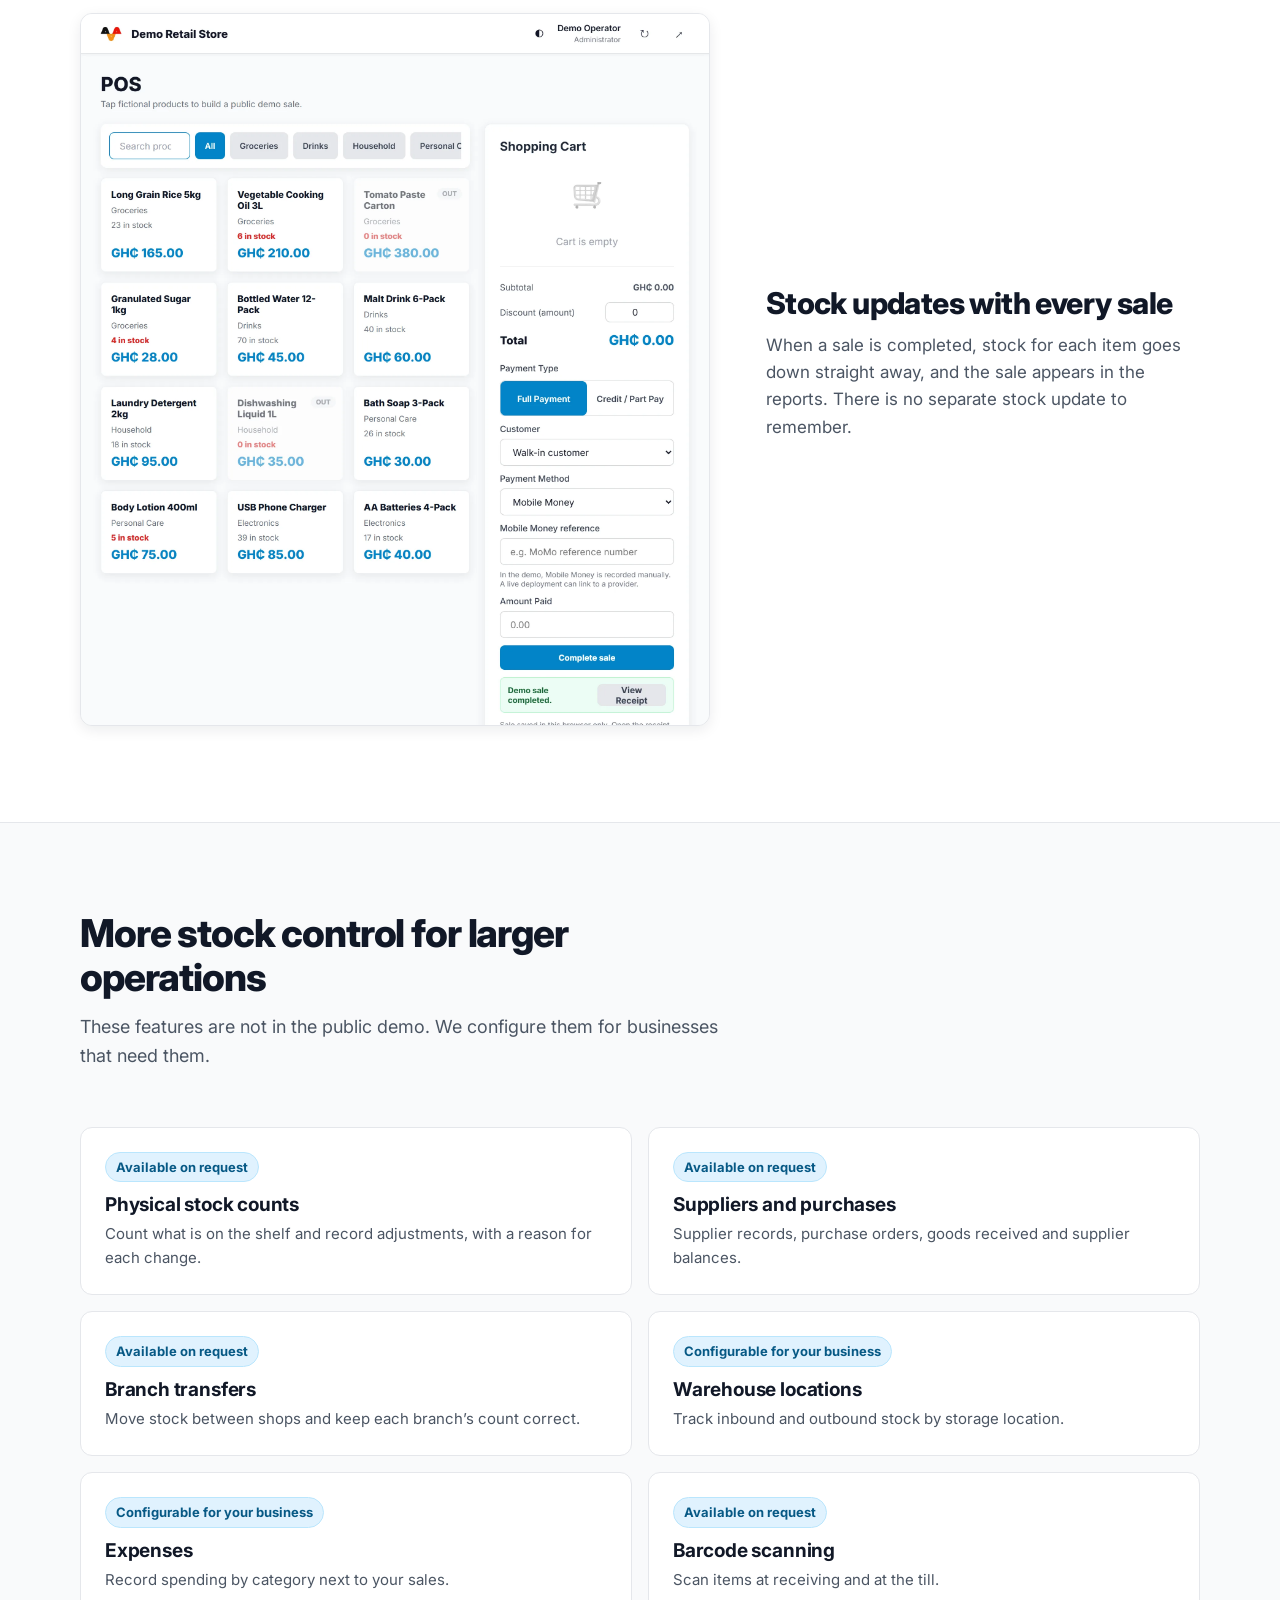
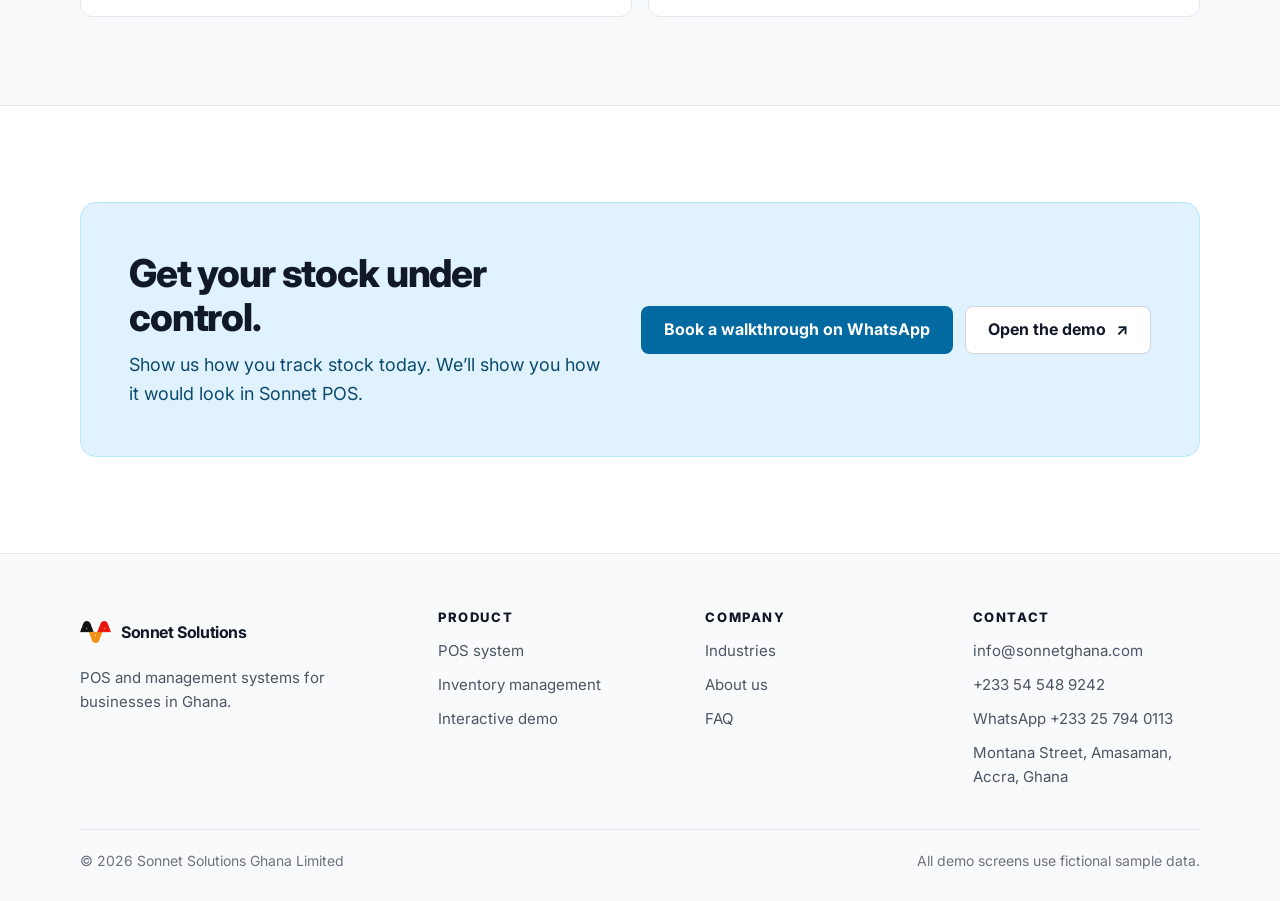
<file: inventory.html>
<!DOCTYPE html>
<html lang="en">
<head>
    <meta charset="UTF-8">
    <meta name="viewport" content="width=device-width, initial-scale=1.0">
    <title>Inventory &amp; Stock Management System in Ghana | Sonnet POS</title>
    <meta name="description" content="Track products, batches and expiry dates, get low-stock and out-of-stock alerts, and see stock update with every sale. Inventory management from Sonnet Solutions, Ghana.">
    <link rel="canonical" href="https://www.sonnetghana.com/inventory">
    <meta name="theme-color" content="#ffffff">
    <meta property="og:type" content="website">
    <meta property="og:site_name" content="Sonnet Solutions">
    <meta property="og:title" content="Inventory and stock management with Sonnet POS">
    <meta property="og:description" content="Batches, expiry dates, low-stock alerts and stock that updates with every sale.">
    <meta property="og:url" content="https://www.sonnetghana.com/inventory">
    <meta property="og:image" content="https://www.sonnetghana.com/assets/demo/og-inventory.jpg">
    <meta property="og:image:width" content="1200">
    <meta property="og:image:height" content="630">
    <meta property="og:image:alt" content="Sonnet POS demo product management table with batches, expiry dates and stock, using fictional sample data">
    <meta name="twitter:card" content="summary_large_image">
    <link rel="icon" href="/LOGO/white.ico">
    <link rel="preconnect" href="https://fonts.googleapis.com">
    <link rel="preconnect" href="https://fonts.gstatic.com" crossorigin>
    <link href="https://fonts.googleapis.com/css2?family=Inter:wght@400;500;600;700;800&display=swap" rel="stylesheet">
    <link rel="stylesheet" href="/home.css">
    <script type="application/ld+json">
{
 "@context": "https://schema.org",
 "@graph": [
  {
   "@type": "WebPage",
   "@id": "https://www.sonnetghana.com/inventory#webpage",
   "url": "https://www.sonnetghana.com/inventory",
   "name": "Inventory and stock management with Sonnet POS",
   "description": "Track products, batches and expiry dates, get low-stock and out-of-stock alerts, and see stock update with every sale. Inventory management from Sonnet Solutions, Ghana.",
   "isPartOf": {
    "@id": "https://www.sonnetghana.com/#website"
   },
   "about": {
    "@id": "https://www.sonnetghana.com/#organization"
   },
   "breadcrumb": {
    "@id": "https://www.sonnetghana.com/inventory#breadcrumb"
   }
  },
  {
   "@type": "BreadcrumbList",
   "@id": "https://www.sonnetghana.com/inventory#breadcrumb",
   "itemListElement": [
    {
     "@type": "ListItem",
     "position": 1,
     "name": "Home",
     "item": "https://www.sonnetghana.com/"
    },
    {
     "@type": "ListItem",
     "position": 2,
     "name": "Inventory",
     "item": "https://www.sonnetghana.com/inventory"
    }
   ]
  },
  {
   "@type": [
    "Organization",
    "LocalBusiness"
   ],
   "@id": "https://www.sonnetghana.com/#organization",
   "name": "Sonnet Solutions",
   "legalName": "Sonnet Solutions Ghana Limited",
   "url": "https://www.sonnetghana.com/",
   "logo": "https://www.sonnetghana.com/LOGO/sonnet-mark.png",
   "email": "info@sonnetghana.com",
   "telephone": "+233545489242",
   "address": {
    "@type": "PostalAddress",
    "streetAddress": "Montana Street",
    "addressLocality": "Amasaman",
    "addressRegion": "Greater Accra",
    "addressCountry": "GH"
   },
   "areaServed": {
    "@type": "Country",
    "name": "Ghana"
   }
  },
  {
   "@type": "SoftwareApplication",
   "@id": "https://www.sonnetghana.com/#sonnet-pos",
   "name": "Sonnet POS",
   "applicationCategory": "BusinessApplication",
   "operatingSystem": "Web browser",
   "url": "https://www.sonnetghana.com/pos-system",
   "provider": {
    "@id": "https://www.sonnetghana.com/#organization"
   }
  }
 ]
}
    </script>
</head>
<body>
    <a class="skip-link" href="#main">Skip to content</a>
    <header class="header">
        <div class="container header-inner">
            <a class="brand" href="/" aria-label="Sonnet Solutions — home"><img class="brand-mark" src="/LOGO/sonnet-mark.png" width="207" height="146" alt="" decoding="async" fetchpriority="high"><span class="brand-name">Sonnet Solutions</span></a>
            <button type="button" class="menu-toggle" aria-expanded="false" aria-controls="navigation">Menu</button>
            <nav id="navigation" aria-label="Primary">
                <a href="/pos-system">POS system</a><a href="/inventory" aria-current="page">Inventory</a><a href="/industries">Industries</a><a href="/about">About</a>
                <a class="button button-primary small" href="mailto:info@sonnetghana.com?subject=Walkthrough%20booking" data-open-booking aria-haspopup="dialog">Book a walkthrough</a>
            </nav>
        </div>
    </header>
    <main id="main">
        <section class="page-hero container">
            <nav class="breadcrumb" aria-label="Breadcrumb"><a href="/">Home</a><span aria-hidden="true">/</span><span aria-current="page">Inventory</span></nav>
            <p class="eyebrow">Inventory and stock management</p>
            <h1>Inventory and stock management that stays accurate.</h1>
            <p class="intro">Keep every product, batch and expiry date in one list. Stock goes down with every sale, and low-stock and out-of-stock items are flagged before they cost you a sale.</p>
            <div class="actions"><a class="button button-primary" href="/demo">Try the POS demo <span aria-hidden="true">↗</span></a><a class="button button-secondary" href="https://wa.me/233257940113?text=Hello%20Sonnet%2C%20I%27d%20like%20to%20book%20a%20walkthrough%20of%20the%20POS%20system." target="_blank" rel="noopener">Book a walkthrough</a></div>
            <div class="hero-visual">
                <figure class="shot hero-main"><img src="/assets/demo/feature-stock.webp" width="2048" height="1280" alt="Sonnet POS demo product management table with categories, batches, expiry dates, stock and prices" decoding="async" fetchpriority="high"></figure>
                <figure class="shot hero-side"><img src="/assets/demo/mobile-products.webp" width="780" height="1520" alt="The product list on a phone" decoding="async"></figure>
            </div>
            <p class="caption">Screens from the Sonnet POS demo. All data is fictional.</p>
        </section>
        <section class="section container spec">
            <div class="section-heading"><h2>Everything you need to know about each product</h2><p>Every product in Sonnet POS records the details below. Search the list by name or brand, or filter it by category. Batch numbers and expiry dates matter most for pharmacies, veterinary and agro-vet shops, and anyone selling food or drinks.</p></div>
            <ul class="check-list spec-list"><li>Product name and brand</li><li>Category</li><li>Batch number</li><li>Expiry date</li><li>Selling unit, such as bag, bottle, pack or carton</li><li>Price</li><li>Stock quantity</li><li>Low-stock threshold</li></ul>
            <a class="text-link" href="/demo#products">Browse the product list in the demo →</a>
        </section>
        <section class="section container pt-0">
            <div class="feature-rows">
                <article class="feature-row">
                    <figure class="shot"><img src="/assets/demo/product-cards.webp" width="1204" height="1292" alt="Demo product cards with stock counts, low-stock counts in red and out-of-stock items marked OUT" loading="lazy" decoding="async"></figure>
                    <div class="feature-copy">
                        <h2>Stock levels where you sell</h2>
                        <p>The checkout screen shows how many of each product are left. Items at or below their low-stock level are shown in red, and items with no stock are marked OUT and cannot be sold.</p>
                    </div>
                </article>
                <article class="feature-row">
                    <figure class="shot"><img src="/assets/demo/dashboard.webp" width="2048" height="1280" alt="Demo dashboard with total products, low stock items, out of stock, today’s sales and outstanding credit cards" loading="lazy" decoding="async"></figure>
                    <div class="feature-copy">
                        <h2>Alerts on the dashboard</h2>
                        <p>The dashboard counts your low-stock and out-of-stock items, next to today’s sales and outstanding customer credit. The reports list every low-stock product against its threshold.</p>
                        <ul class="check-list"><li>Low-stock threshold set per product</li><li>Low-stock and out-of-stock counts</li><li>Low-stock list in the reports</li></ul>
                        <a class="text-link" href="/demo">Open the dashboard in the demo →</a>
                    </div>
                </article>
                <article class="feature-row">
                    <figure class="shot"><img src="/assets/demo/sale-5.webp" width="2048" height="2320" alt="Demo checkout after a completed sale, with the receipt ready" loading="lazy" decoding="async"></figure>
                    <div class="feature-copy">
                        <h2>Stock updates with every sale</h2>
                        <p>When a sale is completed, stock for each item goes down straight away, and the sale appears in the reports. There is no separate stock update to remember.</p>
                    </div>
                </article>
            </div>
        </section>
        <section class="band">
            <div class="container">
                <div class="section-heading"><h2>More stock control for larger operations</h2><p>These features are not in the public demo. We configure them for businesses that need them.</p></div>
                <ul class="custom-list">
                <li><span class="tag">Available on request</span><div><h3>Physical stock counts</h3><p>Count what is on the shelf and record adjustments, with a reason for each change.</p></div></li>
                <li><span class="tag">Available on request</span><div><h3>Suppliers and purchases</h3><p>Supplier records, purchase orders, goods received and supplier balances.</p></div></li>
                <li><span class="tag">Available on request</span><div><h3>Branch transfers</h3><p>Move stock between shops and keep each branch’s count correct.</p></div></li>
                <li><span class="tag">Configurable for your business</span><div><h3>Warehouse locations</h3><p>Track inbound and outbound stock by storage location.</p></div></li>
                <li><span class="tag">Configurable for your business</span><div><h3>Expenses</h3><p>Record spending by category next to your sales.</p></div></li>
                <li><span class="tag">Available on request</span><div><h3>Barcode scanning</h3><p>Scan items at receiving and at the till.</p></div></li>
                </ul>
            </div>
        </section>
        <section class="section container">
            <div class="cta-box">
                <div><h2>Get your stock under control.</h2><p>Show us how you track stock today. We’ll show you how it would look in Sonnet POS.</p></div>
                <div class="actions"><a class="button button-primary" href="https://wa.me/233257940113?text=Hello%20Sonnet%2C%20I%27d%20like%20to%20book%20a%20walkthrough%20of%20the%20POS%20system." target="_blank" rel="noopener">Book a walkthrough on WhatsApp</a><a class="button button-secondary" href="/demo">Open the demo <span aria-hidden="true">↗</span></a></div>
            </div>
        </section>
    </main>
    <dialog class="booking-dialog" id="booking-dialog" aria-labelledby="booking-title">
        <div class="dialog-head">
            <div>
                <h2 id="booking-title">Book a walkthrough</h2>
                <p>Leave your details and we’ll call you to arrange a time.</p>
            </div>
            <button type="button" class="dialog-close" data-close-booking aria-label="Close">×</button>
        </div>
            <!-- FormSubmit emails each booking to info@sonnetghana.com. The first
                 submission sends a one-time activation email to that inbox. -->
            <form class="booking-form" id="booking-form" action="https://formsubmit.co/info@sonnetghana.com" method="POST" novalidate>
                <input type="hidden" name="_subject" value="New walkthrough booking — sonnetghana.com">
                <input type="hidden" name="_template" value="table">
                <input type="hidden" name="_next" value="https://www.sonnetghana.com/?booked=1">
                <div class="honeypot" aria-hidden="true"><label>Leave this empty<input type="text" name="_honey" tabindex="-1" autocomplete="off"></label></div>
                <div class="form-row">
                    <label for="bf-name">Your name</label>
                    <input id="bf-name" name="name" type="text" autocomplete="name" required maxlength="80">
                </div>
                <div class="form-row">
                    <label for="bf-phone">Phone or WhatsApp number</label>
                    <input id="bf-phone" name="phone" type="tel" autocomplete="tel" inputmode="tel" required maxlength="20" placeholder="e.g. 024 123 4567">
                </div>
                <div class="form-row">
                    <label for="bf-email">Email <span class="optional">(optional)</span></label>
                    <input id="bf-email" name="email" type="email" autocomplete="email" maxlength="120">
                </div>
                <div class="form-row">
                    <label for="bf-business">Business name and type <span class="optional">(optional)</span></label>
                    <input id="bf-business" name="business" type="text" autocomplete="organization" maxlength="120" placeholder="e.g. Mini mart in Amasaman">
                </div>
                <div class="form-row">
                    <label for="bf-message">What do you need to manage? <span class="optional">(optional)</span></label>
                    <textarea id="bf-message" name="message" rows="4" maxlength="1500" placeholder="Sales, stock, credit customers, several branches…"></textarea>
                </div>
                <button class="button button-primary" type="submit">Book a walkthrough</button>
                <p class="form-status" id="booking-status" role="status" aria-live="polite"></p>
            </form>
    </dialog>
    <footer class="footer">
        <div class="container footer-grid">
            <div class="footer-brand">
                <a class="brand" href="/" aria-label="Sonnet Solutions — home"><img class="brand-mark" src="/LOGO/sonnet-mark.png" width="207" height="146" alt="" loading="lazy"><span class="brand-name">Sonnet Solutions</span></a>
                <p>POS and management systems for businesses in Ghana.</p>
            </div>
            <nav class="footer-col" aria-label="Product">
                <h2>Product</h2>
                <a href="/pos-system">POS system</a>
                <a href="/inventory">Inventory management</a>
                <a href="/demo">Interactive demo</a>
            </nav>
            <nav class="footer-col" aria-label="Company">
                <h2>Company</h2>
                <a href="/industries">Industries</a>
                <a href="/about">About us</a>
                <a href="/#faq">FAQ</a>
            </nav>
            <div class="footer-col">
                <h2>Contact</h2>
                <a href="mailto:info@sonnetghana.com">info@sonnetghana.com</a>
                <a href="tel:+233545489242">+233 54 548 9242</a>
                <a href="https://wa.me/233257940113" target="_blank" rel="noopener">WhatsApp +233 25 794 0113</a>
                <span>Montana Street, Amasaman, Accra, Ghana</span>
            </div>
        </div>
        <div class="container footer-base">
            <span>© <span id="year">2026</span> Sonnet Solutions Ghana Limited</span>
            <span>All demo screens use fictional sample data.</span>
        </div>
    </footer>
    <script src="/home.js"></script>
</body>
</html>
</file>
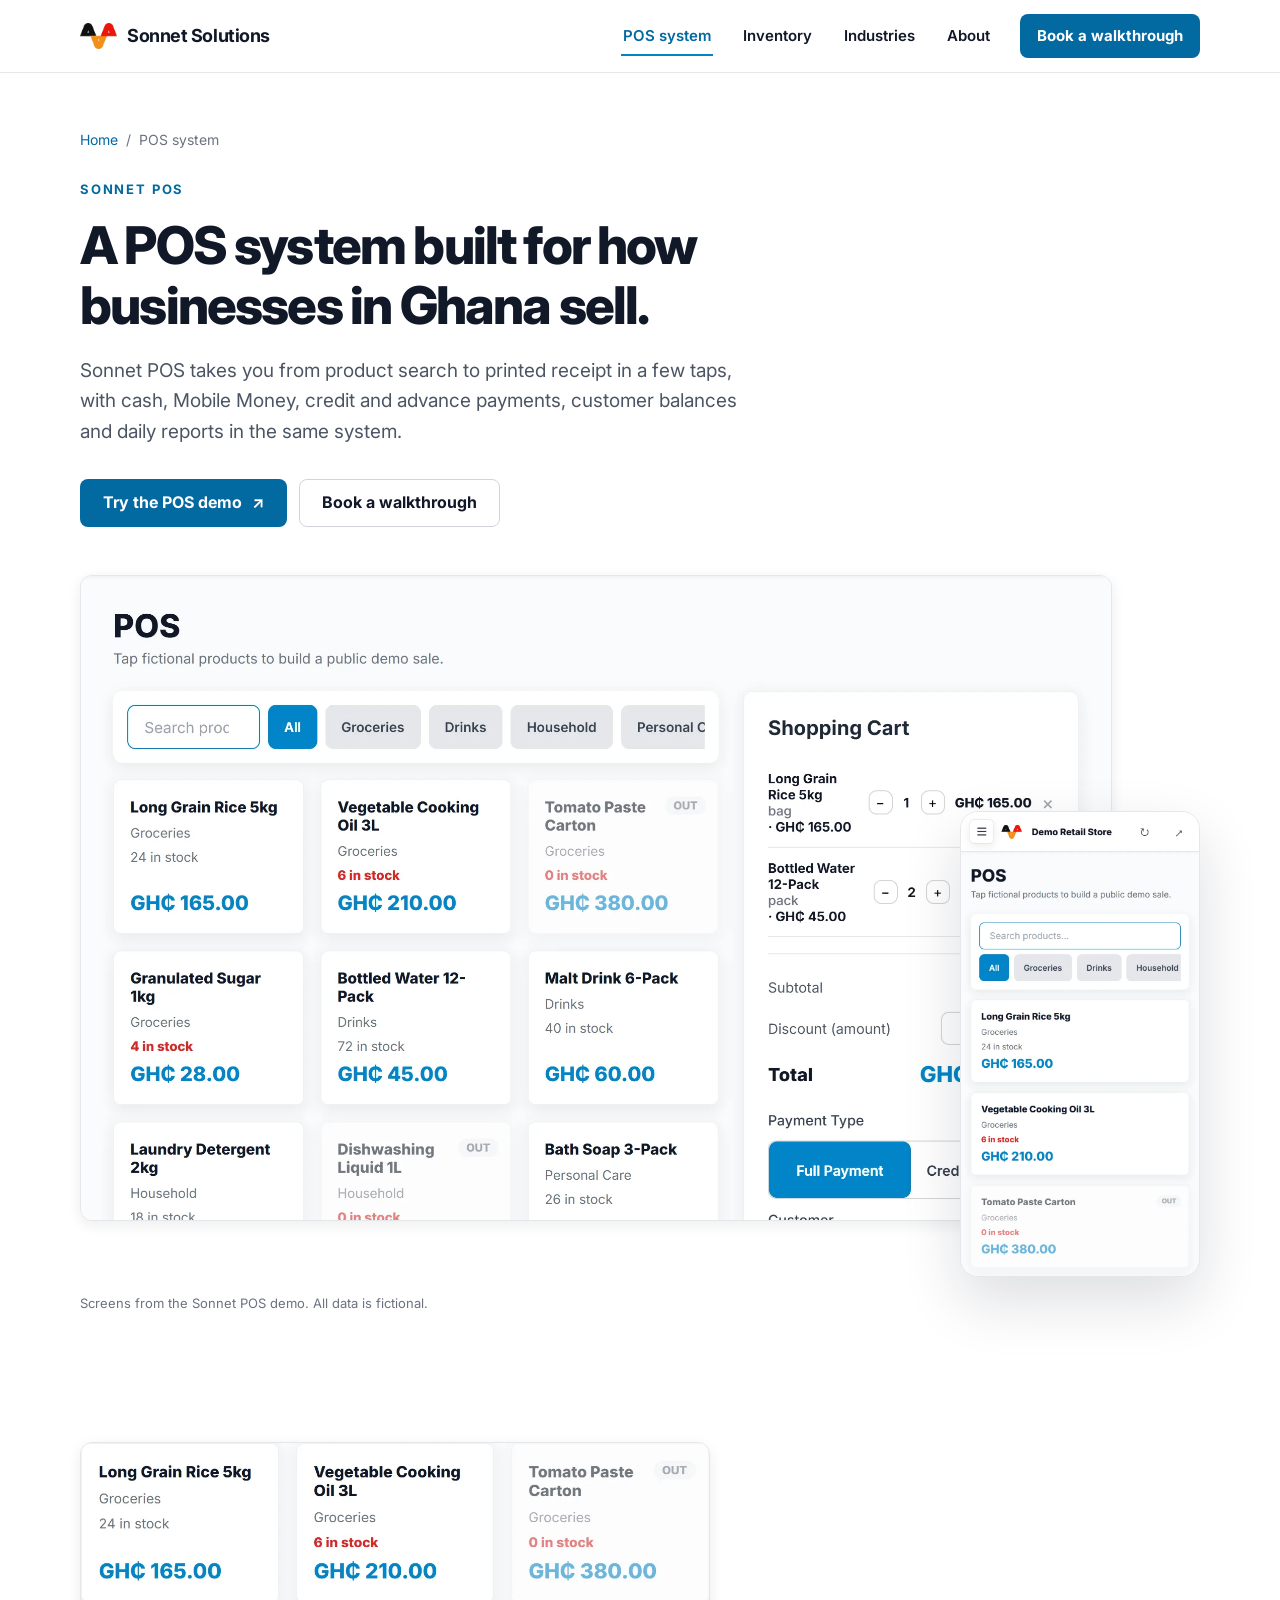
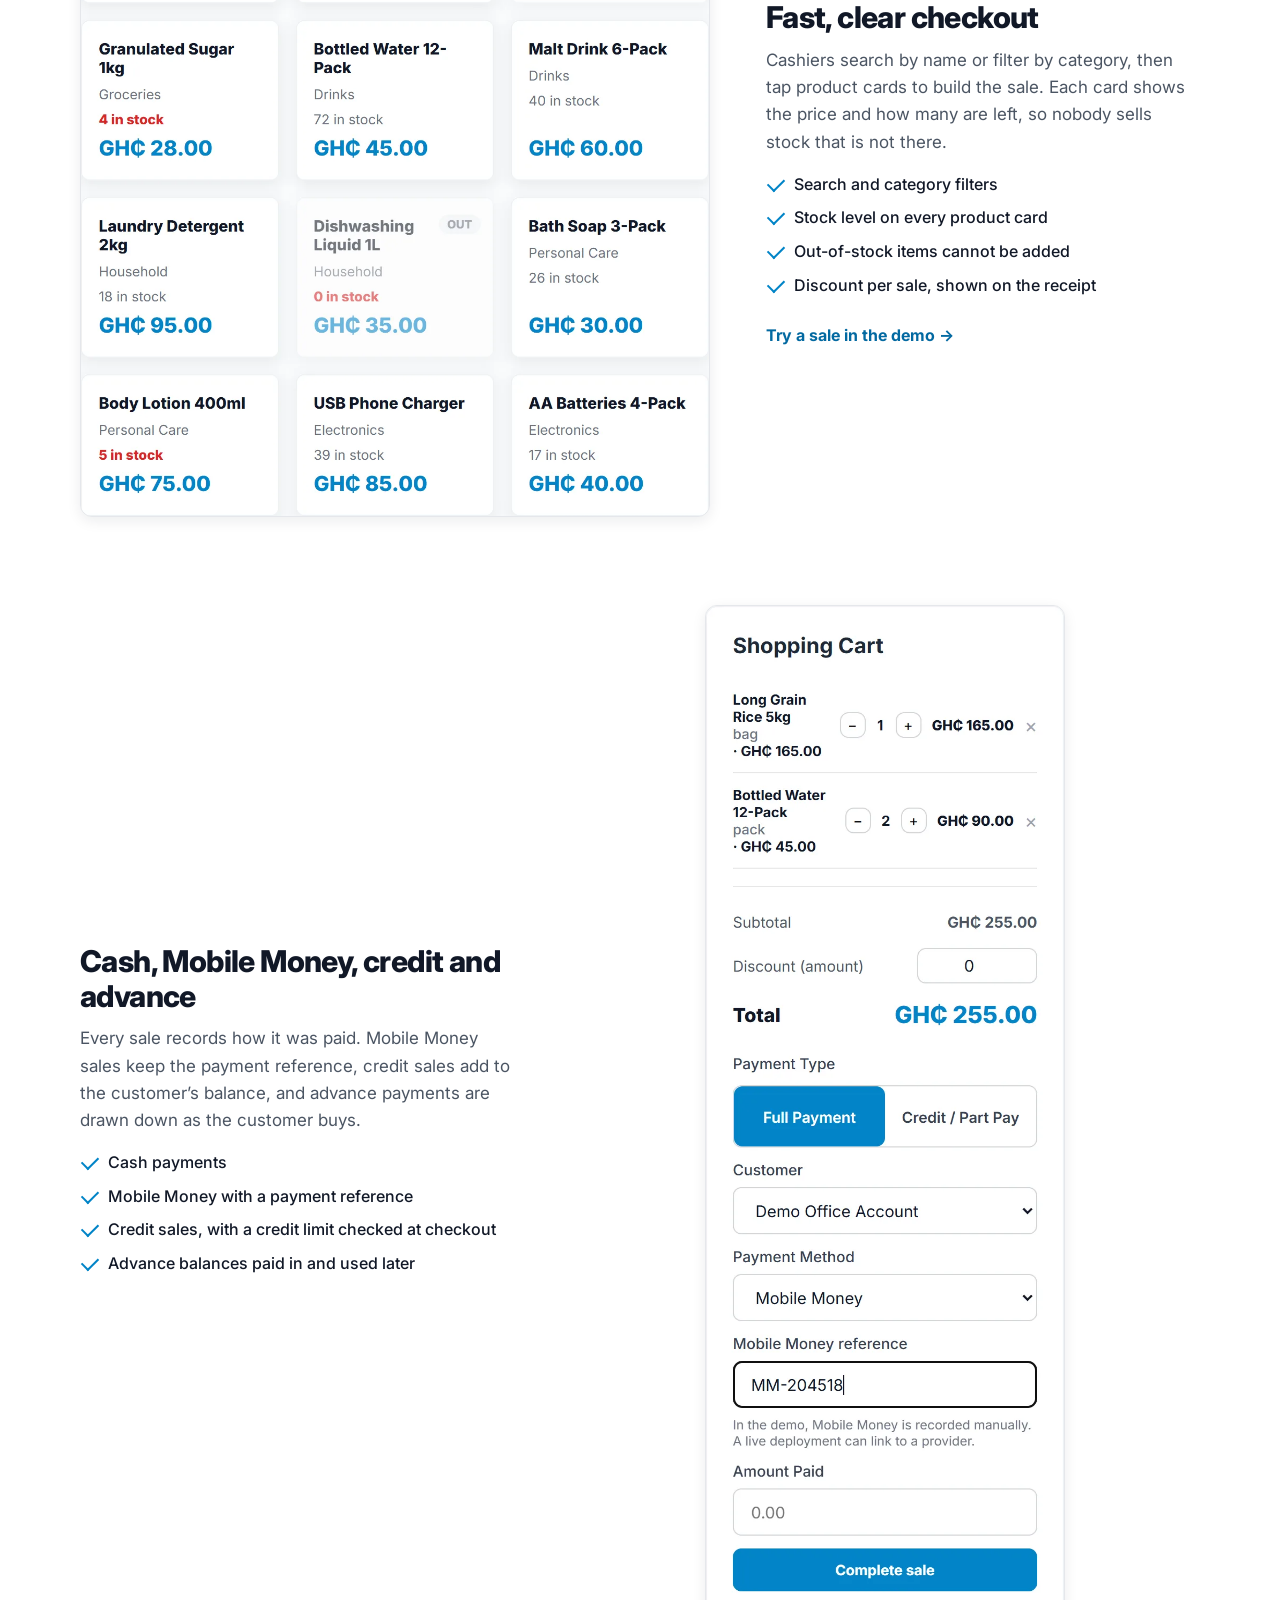
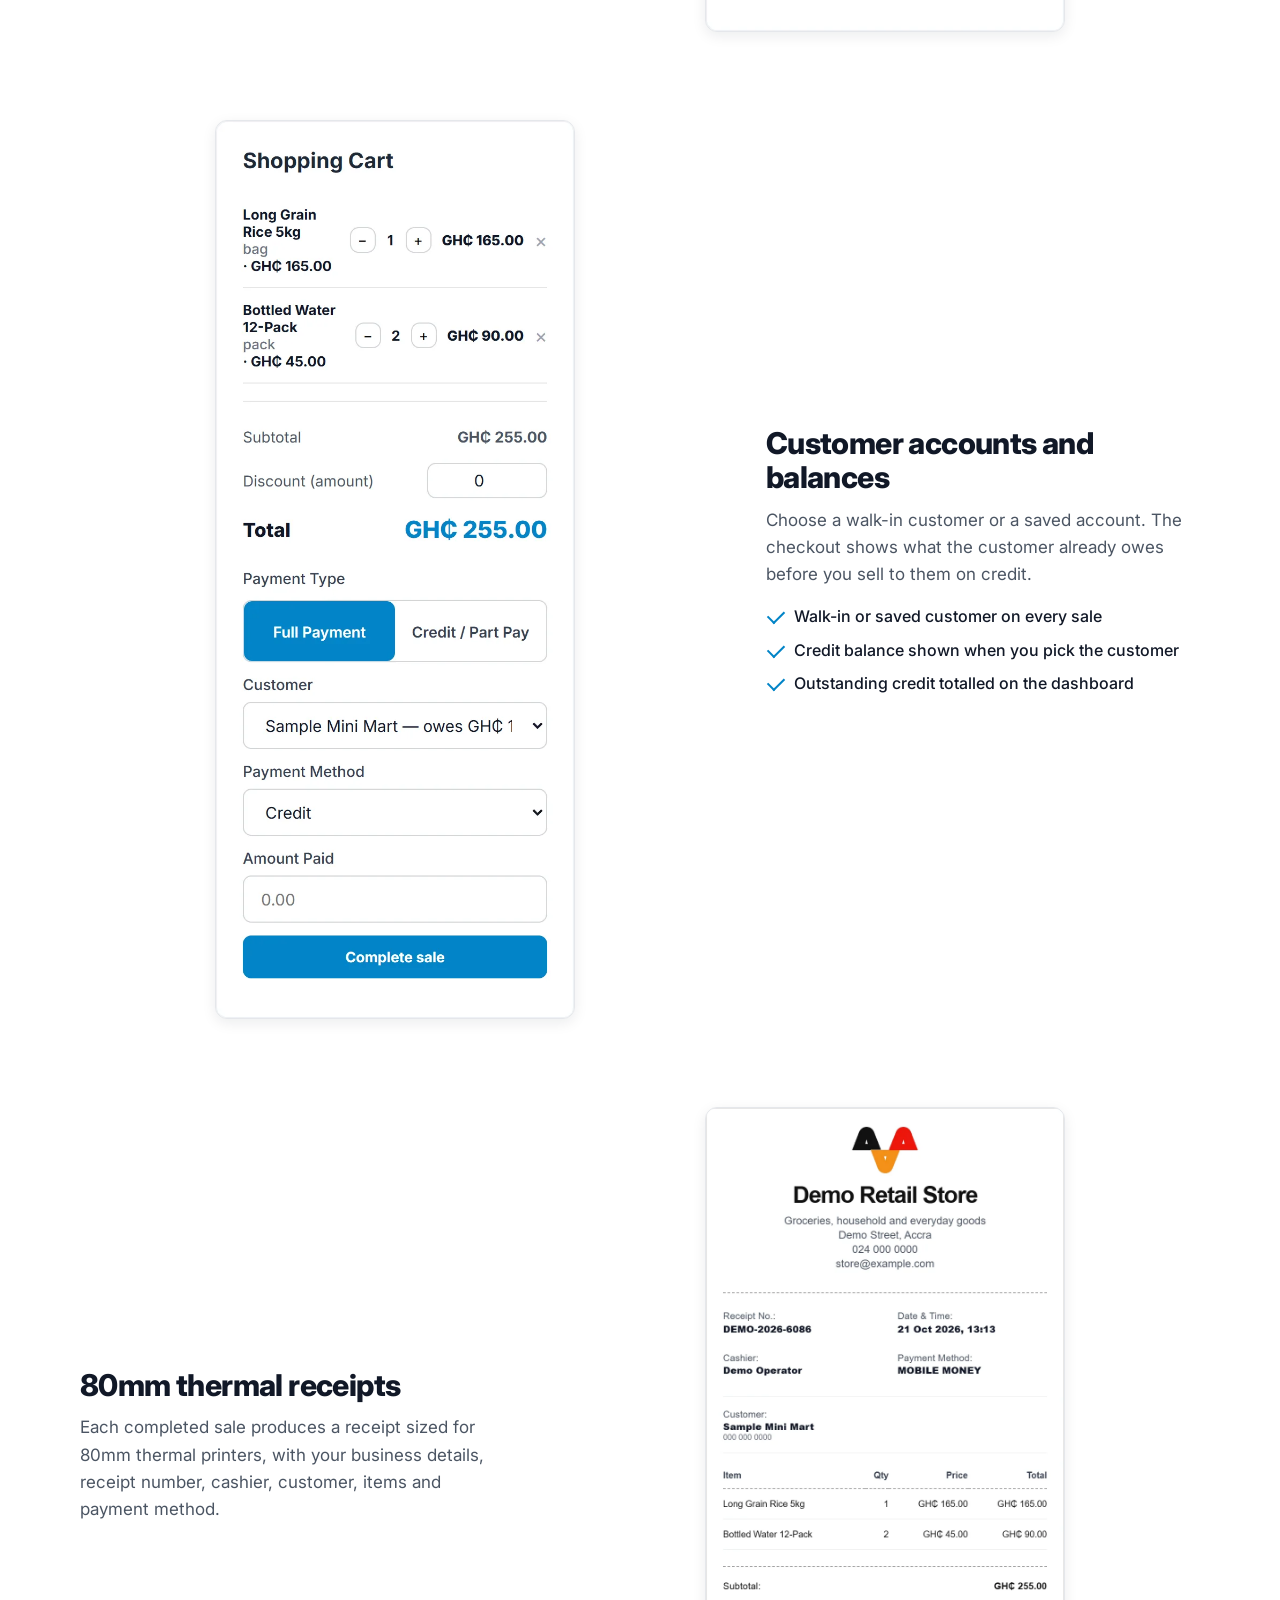
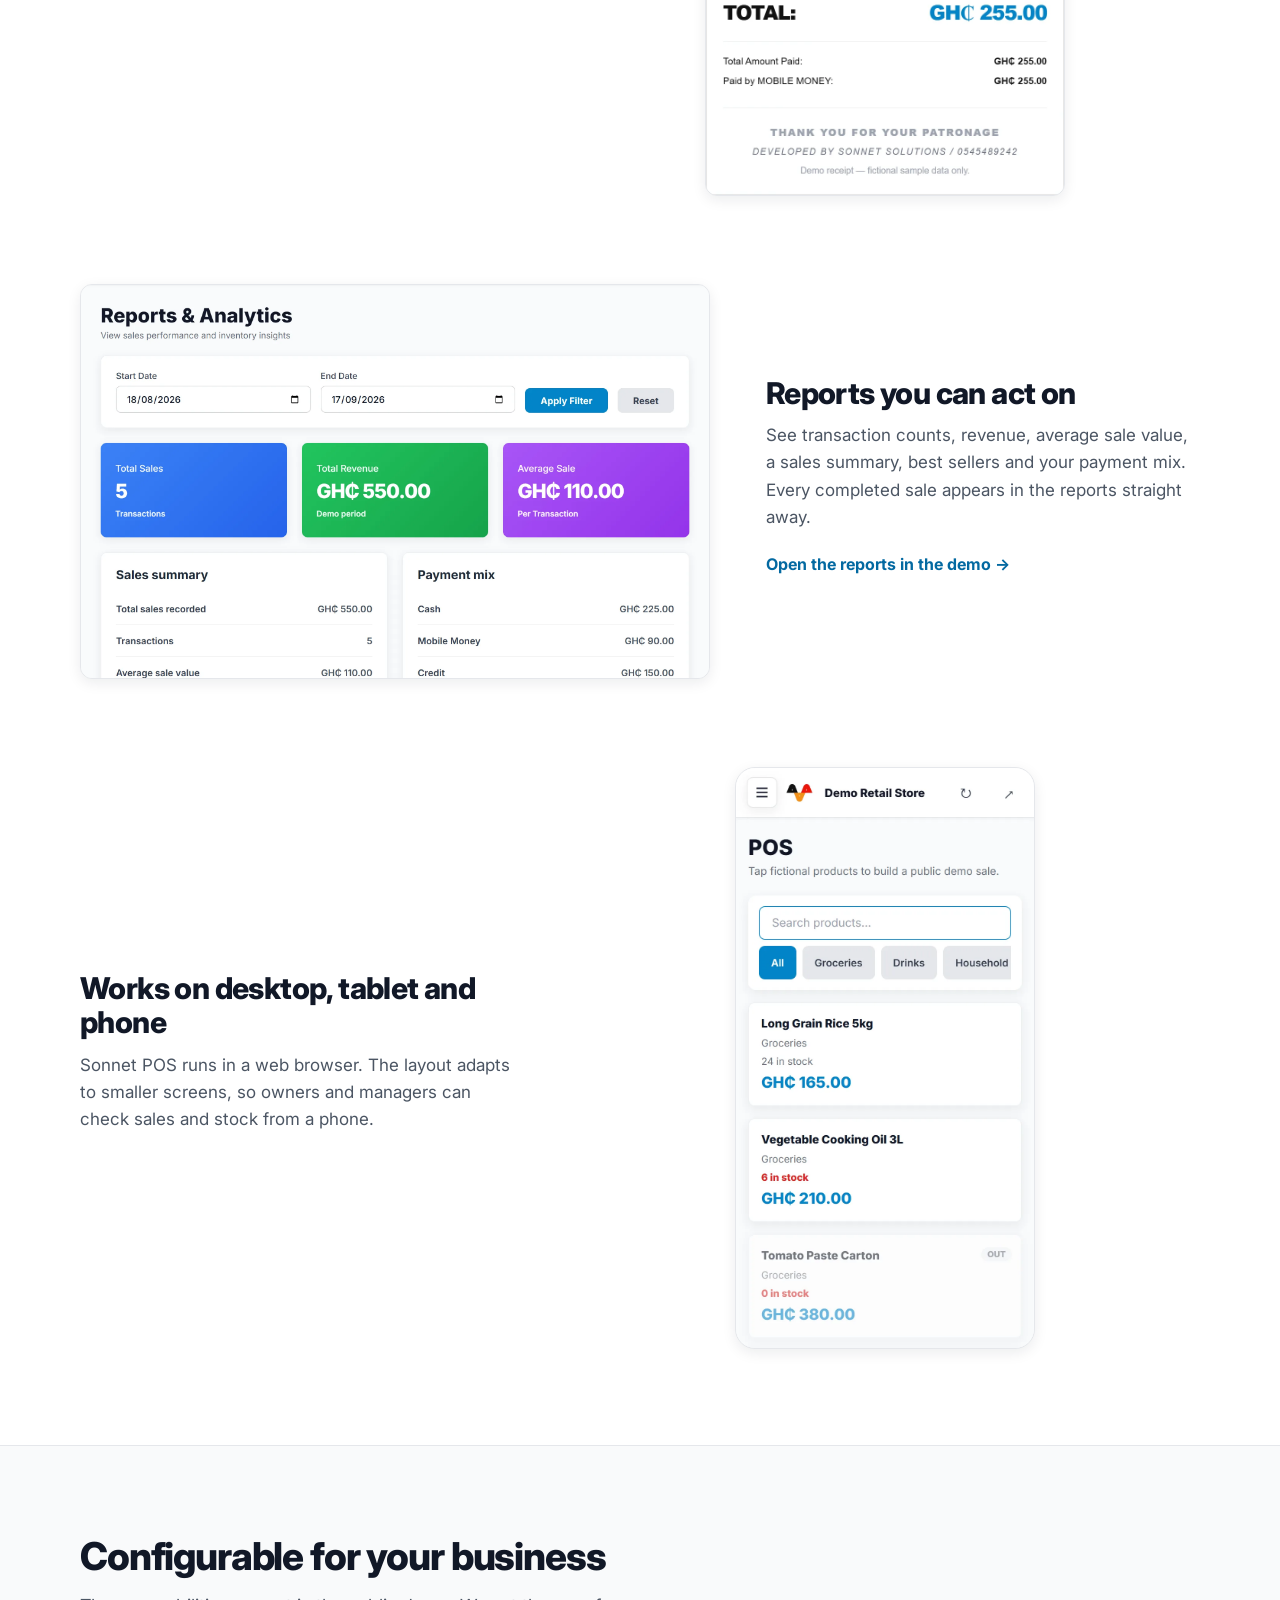
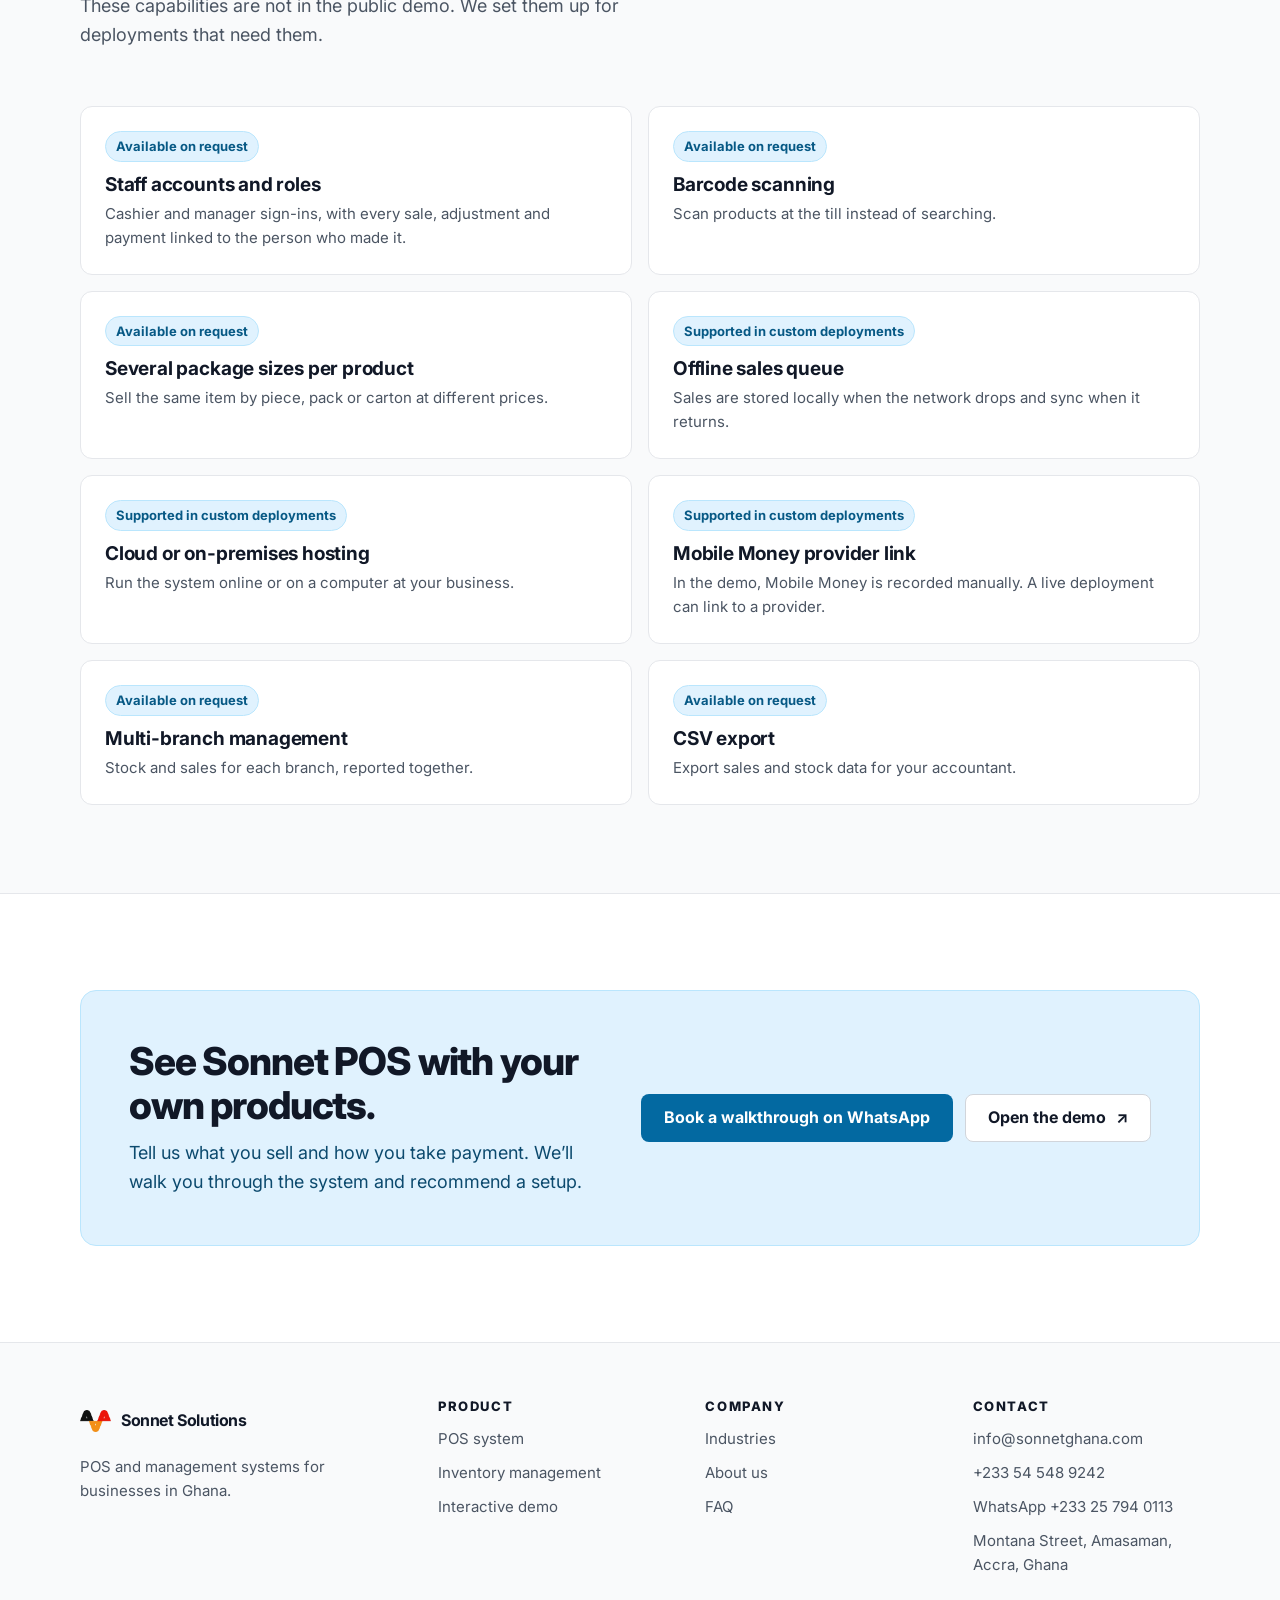
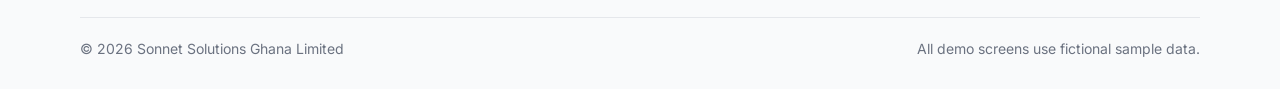
<file: pos-system.html>
<!DOCTYPE html>
<html lang="en">
<head>
    <meta charset="UTF-8">
    <meta name="viewport" content="width=device-width, initial-scale=1.0">
    <title>POS System for Businesses in Ghana | Sonnet POS</title>
    <meta name="description" content="Sonnet POS handles checkout, cash, Mobile Money and credit payments, customer balances, 80mm receipts and sales reports. Built for businesses in Ghana. Try the free demo.">
    <link rel="canonical" href="https://www.sonnetghana.com/pos-system">
    <meta name="theme-color" content="#ffffff">
    <meta property="og:type" content="website">
    <meta property="og:site_name" content="Sonnet Solutions">
    <meta property="og:title" content="Sonnet POS: a POS system for businesses in Ghana">
    <meta property="og:description" content="Checkout, Mobile Money, credit customers, 80mm receipts and reports in one system. Try the interactive demo.">
    <meta property="og:url" content="https://www.sonnetghana.com/pos-system">
    <meta property="og:image" content="https://www.sonnetghana.com/assets/demo/og-pos.jpg">
    <meta property="og:image:width" content="1200">
    <meta property="og:image:height" content="630">
    <meta property="og:image:alt" content="Sonnet POS demo checkout screen with product cards and a shopping cart, using fictional sample data">
    <meta name="twitter:card" content="summary_large_image">
    <link rel="icon" href="/LOGO/white.ico">
    <link rel="preconnect" href="https://fonts.googleapis.com">
    <link rel="preconnect" href="https://fonts.gstatic.com" crossorigin>
    <link href="https://fonts.googleapis.com/css2?family=Inter:wght@400;500;600;700;800&display=swap" rel="stylesheet">
    <link rel="stylesheet" href="/home.css">
    <script type="application/ld+json">
{
 "@context": "https://schema.org",
 "@graph": [
  {
   "@type": "WebPage",
   "@id": "https://www.sonnetghana.com/pos-system#webpage",
   "url": "https://www.sonnetghana.com/pos-system",
   "name": "Sonnet POS: a POS system for businesses in Ghana",
   "description": "Sonnet POS handles checkout, cash, Mobile Money and credit payments, customer balances, 80mm receipts and sales reports. Built for businesses in Ghana. Try the free demo.",
   "isPartOf": {
    "@id": "https://www.sonnetghana.com/#website"
   },
   "about": {
    "@id": "https://www.sonnetghana.com/#organization"
   },
   "breadcrumb": {
    "@id": "https://www.sonnetghana.com/pos-system#breadcrumb"
   }
  },
  {
   "@type": "BreadcrumbList",
   "@id": "https://www.sonnetghana.com/pos-system#breadcrumb",
   "itemListElement": [
    {
     "@type": "ListItem",
     "position": 1,
     "name": "Home",
     "item": "https://www.sonnetghana.com/"
    },
    {
     "@type": "ListItem",
     "position": 2,
     "name": "POS system",
     "item": "https://www.sonnetghana.com/pos-system"
    }
   ]
  },
  {
   "@type": [
    "Organization",
    "LocalBusiness"
   ],
   "@id": "https://www.sonnetghana.com/#organization",
   "name": "Sonnet Solutions",
   "legalName": "Sonnet Solutions Ghana Limited",
   "url": "https://www.sonnetghana.com/",
   "logo": "https://www.sonnetghana.com/LOGO/sonnet-mark.png",
   "email": "info@sonnetghana.com",
   "telephone": "+233545489242",
   "address": {
    "@type": "PostalAddress",
    "streetAddress": "Montana Street",
    "addressLocality": "Amasaman",
    "addressRegion": "Greater Accra",
    "addressCountry": "GH"
   },
   "areaServed": {
    "@type": "Country",
    "name": "Ghana"
   }
  },
  {
   "@type": "SoftwareApplication",
   "@id": "https://www.sonnetghana.com/#sonnet-pos",
   "name": "Sonnet POS",
   "applicationCategory": "BusinessApplication",
   "operatingSystem": "Web browser",
   "url": "https://www.sonnetghana.com/pos-system",
   "provider": {
    "@id": "https://www.sonnetghana.com/#organization"
   }
  }
 ]
}
    </script>
</head>
<body>
    <a class="skip-link" href="#main">Skip to content</a>
    <header class="header">
        <div class="container header-inner">
            <a class="brand" href="/" aria-label="Sonnet Solutions — home"><img class="brand-mark" src="/LOGO/sonnet-mark.png" width="207" height="146" alt="" decoding="async" fetchpriority="high"><span class="brand-name">Sonnet Solutions</span></a>
            <button type="button" class="menu-toggle" aria-expanded="false" aria-controls="navigation">Menu</button>
            <nav id="navigation" aria-label="Primary">
                <a href="/pos-system" aria-current="page">POS system</a><a href="/inventory">Inventory</a><a href="/industries">Industries</a><a href="/about">About</a>
                <a class="button button-primary small" href="mailto:info@sonnetghana.com?subject=Walkthrough%20booking" data-open-booking aria-haspopup="dialog">Book a walkthrough</a>
            </nav>
        </div>
    </header>
    <main id="main">
        <section class="page-hero container">
            <nav class="breadcrumb" aria-label="Breadcrumb"><a href="/">Home</a><span aria-hidden="true">/</span><span aria-current="page">POS system</span></nav>
            <p class="eyebrow">Sonnet POS</p>
            <h1>A POS system built for how businesses in Ghana sell.</h1>
            <p class="intro">Sonnet POS takes you from product search to printed receipt in a few taps, with cash, Mobile Money, credit and advance payments, customer balances and daily reports in the same system.</p>
            <div class="actions"><a class="button button-primary" href="/demo">Try the POS demo <span aria-hidden="true">↗</span></a><a class="button button-secondary" href="https://wa.me/233257940113?text=Hello%20Sonnet%2C%20I%27d%20like%20to%20book%20a%20walkthrough%20of%20the%20POS%20system." target="_blank" rel="noopener">Book a walkthrough</a></div>
            <div class="hero-visual">
                <figure class="shot hero-main"><img src="/assets/demo/feature-sale.webp" width="2048" height="1280" alt="Sonnet POS demo checkout: product cards on the left and a cart with rice and bottled water on the right" decoding="async" fetchpriority="high"></figure>
                <figure class="shot hero-side"><img src="/assets/demo/mobile-pos.webp" width="780" height="1520" alt="The same POS screen on a phone" decoding="async"></figure>
            </div>
            <p class="caption">Screens from the Sonnet POS demo. All data is fictional.</p>
        </section>
        <section class="section container">
            <div class="feature-rows">
                <article class="feature-row">
                    <figure class="shot"><img src="/assets/demo/product-cards.webp" width="1204" height="1292" alt="Demo POS product cards showing name, category, stock count and price, with low-stock counts in red and out-of-stock items marked OUT" loading="lazy" decoding="async"></figure>
                    <div class="feature-copy">
                        <h2>Fast, clear checkout</h2>
                        <p>Cashiers search by name or filter by category, then tap product cards to build the sale. Each card shows the price and how many are left, so nobody sells stock that is not there.</p>
                        <ul class="check-list"><li>Search and category filters</li><li>Stock level on every product card</li><li>Out-of-stock items cannot be added</li><li>Discount per sale, shown on the receipt</li></ul>
                        <a class="text-link" href="/demo#pos">Try a sale in the demo →</a>
                    </div>
                </article>
                <article class="feature-row">
                    <figure class="shot shot-receipt"><img src="/assets/demo/cart-momo.webp" width="668" height="1912" alt="Demo shopping cart with Mobile Money selected and a payment reference entered" loading="lazy" decoding="async"></figure>
                    <div class="feature-copy">
                        <h2>Cash, Mobile Money, credit and advance</h2>
                        <p>Every sale records how it was paid. Mobile Money sales keep the payment reference, credit sales add to the customer’s balance, and advance payments are drawn down as the customer buys.</p>
                        <ul class="check-list"><li>Cash payments</li><li>Mobile Money with a payment reference</li><li>Credit sales, with a credit limit checked at checkout</li><li>Advance balances paid in and used later</li></ul>
                    </div>
                </article>
                <article class="feature-row">
                    <figure class="shot shot-receipt"><img src="/assets/demo/cart-credit.webp" width="668" height="1674" alt="Demo shopping cart with the customer Sample Mini Mart, who owes a balance, paying on credit" loading="lazy" decoding="async"></figure>
                    <div class="feature-copy">
                        <h2>Customer accounts and balances</h2>
                        <p>Choose a walk-in customer or a saved account. The checkout shows what the customer already owes before you sell to them on credit.</p>
                        <ul class="check-list"><li>Walk-in or saved customer on every sale</li><li>Credit balance shown when you pick the customer</li><li>Outstanding credit totalled on the dashboard</li></ul>
                    </div>
                </article>
                <article class="feature-row">
                    <figure class="shot shot-receipt"><img src="/assets/demo/receipt.webp" width="800" height="1536" alt="Demo 80mm receipt from Demo Retail Store: receipt number, cashier, customer, items, total and Mobile Money payment" loading="lazy" decoding="async"></figure>
                    <div class="feature-copy">
                        <h2>80mm thermal receipts</h2>
                        <p>Each completed sale produces a receipt sized for 80mm thermal printers, with your business details, receipt number, cashier, customer, items and payment method.</p>
                    </div>
                </article>
                <article class="feature-row">
                    <figure class="shot"><img src="/assets/demo/feature-reports.webp" width="2048" height="1280" alt="Demo reports screen with total sales, revenue and average sale figures" loading="lazy" decoding="async"></figure>
                    <div class="feature-copy">
                        <h2>Reports you can act on</h2>
                        <p>See transaction counts, revenue, average sale value, a sales summary, best sellers and your payment mix. Every completed sale appears in the reports straight away.</p>
                        <a class="text-link" href="/demo#reports">Open the reports in the demo →</a>
                    </div>
                </article>
                <article class="feature-row">
                    <figure class="shot shot-phone"><img src="/assets/demo/mobile-pos.webp" width="780" height="1520" alt="Sonnet POS demo on a phone: product search, category chips and product cards" loading="lazy" decoding="async"></figure>
                    <div class="feature-copy">
                        <h2>Works on desktop, tablet and phone</h2>
                        <p>Sonnet POS runs in a web browser. The layout adapts to smaller screens, so owners and managers can check sales and stock from a phone.</p>
                    </div>
                </article>
            </div>
        </section>
        <section class="band">
            <div class="container">
                <div class="section-heading"><h2>Configurable for your business</h2><p>These capabilities are not in the public demo. We set them up for deployments that need them.</p></div>
                <ul class="custom-list">
                <li><span class="tag">Available on request</span><div><h3>Staff accounts and roles</h3><p>Cashier and manager sign-ins, with every sale, adjustment and payment linked to the person who made it.</p></div></li>
                <li><span class="tag">Available on request</span><div><h3>Barcode scanning</h3><p>Scan products at the till instead of searching.</p></div></li>
                <li><span class="tag">Available on request</span><div><h3>Several package sizes per product</h3><p>Sell the same item by piece, pack or carton at different prices.</p></div></li>
                <li><span class="tag">Supported in custom deployments</span><div><h3>Offline sales queue</h3><p>Sales are stored locally when the network drops and sync when it returns.</p></div></li>
                <li><span class="tag">Supported in custom deployments</span><div><h3>Cloud or on-premises hosting</h3><p>Run the system online or on a computer at your business.</p></div></li>
                <li><span class="tag">Supported in custom deployments</span><div><h3>Mobile Money provider link</h3><p>In the demo, Mobile Money is recorded manually. A live deployment can link to a provider.</p></div></li>
                <li><span class="tag">Available on request</span><div><h3>Multi-branch management</h3><p>Stock and sales for each branch, reported together.</p></div></li>
                <li><span class="tag">Available on request</span><div><h3>CSV export</h3><p>Export sales and stock data for your accountant.</p></div></li>
                </ul>
            </div>
        </section>
        <section class="section container">
            <div class="cta-box">
                <div><h2>See Sonnet POS with your own products.</h2><p>Tell us what you sell and how you take payment. We’ll walk you through the system and recommend a setup.</p></div>
                <div class="actions"><a class="button button-primary" href="https://wa.me/233257940113?text=Hello%20Sonnet%2C%20I%27d%20like%20to%20book%20a%20walkthrough%20of%20the%20POS%20system." target="_blank" rel="noopener">Book a walkthrough on WhatsApp</a><a class="button button-secondary" href="/demo">Open the demo <span aria-hidden="true">↗</span></a></div>
            </div>
        </section>
    </main>
    <dialog class="booking-dialog" id="booking-dialog" aria-labelledby="booking-title">
        <div class="dialog-head">
            <div>
                <h2 id="booking-title">Book a walkthrough</h2>
                <p>Leave your details and we’ll call you to arrange a time.</p>
            </div>
            <button type="button" class="dialog-close" data-close-booking aria-label="Close">×</button>
        </div>
            <!-- FormSubmit emails each booking to info@sonnetghana.com. The first
                 submission sends a one-time activation email to that inbox. -->
            <form class="booking-form" id="booking-form" action="https://formsubmit.co/info@sonnetghana.com" method="POST" novalidate>
                <input type="hidden" name="_subject" value="New walkthrough booking — sonnetghana.com">
                <input type="hidden" name="_template" value="table">
                <input type="hidden" name="_next" value="https://www.sonnetghana.com/?booked=1">
                <div class="honeypot" aria-hidden="true"><label>Leave this empty<input type="text" name="_honey" tabindex="-1" autocomplete="off"></label></div>
                <div class="form-row">
                    <label for="bf-name">Your name</label>
                    <input id="bf-name" name="name" type="text" autocomplete="name" required maxlength="80">
                </div>
                <div class="form-row">
                    <label for="bf-phone">Phone or WhatsApp number</label>
                    <input id="bf-phone" name="phone" type="tel" autocomplete="tel" inputmode="tel" required maxlength="20" placeholder="e.g. 024 123 4567">
                </div>
                <div class="form-row">
                    <label for="bf-email">Email <span class="optional">(optional)</span></label>
                    <input id="bf-email" name="email" type="email" autocomplete="email" maxlength="120">
                </div>
                <div class="form-row">
                    <label for="bf-business">Business name and type <span class="optional">(optional)</span></label>
                    <input id="bf-business" name="business" type="text" autocomplete="organization" maxlength="120" placeholder="e.g. Mini mart in Amasaman">
                </div>
                <div class="form-row">
                    <label for="bf-message">What do you need to manage? <span class="optional">(optional)</span></label>
                    <textarea id="bf-message" name="message" rows="4" maxlength="1500" placeholder="Sales, stock, credit customers, several branches…"></textarea>
                </div>
                <button class="button button-primary" type="submit">Book a walkthrough</button>
                <p class="form-status" id="booking-status" role="status" aria-live="polite"></p>
            </form>
    </dialog>
    <footer class="footer">
        <div class="container footer-grid">
            <div class="footer-brand">
                <a class="brand" href="/" aria-label="Sonnet Solutions — home"><img class="brand-mark" src="/LOGO/sonnet-mark.png" width="207" height="146" alt="" loading="lazy"><span class="brand-name">Sonnet Solutions</span></a>
                <p>POS and management systems for businesses in Ghana.</p>
            </div>
            <nav class="footer-col" aria-label="Product">
                <h2>Product</h2>
                <a href="/pos-system">POS system</a>
                <a href="/inventory">Inventory management</a>
                <a href="/demo">Interactive demo</a>
            </nav>
            <nav class="footer-col" aria-label="Company">
                <h2>Company</h2>
                <a href="/industries">Industries</a>
                <a href="/about">About us</a>
                <a href="/#faq">FAQ</a>
            </nav>
            <div class="footer-col">
                <h2>Contact</h2>
                <a href="mailto:info@sonnetghana.com">info@sonnetghana.com</a>
                <a href="tel:+233545489242">+233 54 548 9242</a>
                <a href="https://wa.me/233257940113" target="_blank" rel="noopener">WhatsApp +233 25 794 0113</a>
                <span>Montana Street, Amasaman, Accra, Ghana</span>
            </div>
        </div>
        <div class="container footer-base">
            <span>© <span id="year">2026</span> Sonnet Solutions Ghana Limited</span>
            <span>All demo screens use fictional sample data.</span>
        </div>
    </footer>
    <script src="/home.js"></script>
</body>
</html>
</file>
<file: home.css>
:root {
    font-family: Inter, system-ui, -apple-system, BlinkMacSystemFont, "Segoe UI", sans-serif;
    /* Shared with the demo (demo.css) so the site and product read as one system. */
    --bg: #FFFFFF;
    --band: #F9FAFB;
    --surface: #FFFFFF;
    --text: #111827;
    --body: #4B5563;
    --muted: #6B7280;
    --line: #E5E7EB;
    --primary: #0284C7;
    --primary-dark: #0369A1;
    --primary-deep: #075985;
    --primary-soft: #E0F2FE;
    --radius: 8px;
    --shadow: 0 4px 14px rgba(15, 23, 42, 0.08);
    --shadow-lg: 0 24px 60px rgba(15, 23, 42, 0.14);
    background: var(--bg);
    color: var(--text);
    line-height: 1.6;
    color-scheme: light;
}
* { box-sizing: border-box; }
html { scroll-padding-top: 92px; }
body { margin: 0; overflow-x: hidden; }
a { color: inherit; text-decoration: none; }
button { font: inherit; }
a:focus-visible, button:focus-visible, iframe:focus-visible { outline: 2px solid var(--primary); outline-offset: 2px; }
::selection { background: var(--primary-soft); }
img { max-width: 100%; height: auto; }
figure { margin: 0; }
.container { width: min(1120px, calc(100% - 48px)); margin: auto; }
.skip-link { position: absolute; top: -100px; padding: 12px; background: var(--surface); z-index: 10; }
.skip-link:focus { top: 0; }

/* Header and brand */
.header { position: sticky; top: 0; z-index: 50; background: rgba(255, 255, 255, 0.94); backdrop-filter: saturate(1.4) blur(8px); border-bottom: 1px solid var(--line); }
.header-inner { min-height: 72px; display: flex; align-items: center; justify-content: space-between; gap: 24px; }
.brand { display: inline-flex; align-items: center; gap: 10px; min-height: 44px; }
.brand-mark { width: 37px; height: 26px; flex-shrink: 0; }
.brand-name { font-size: 1.125rem; font-weight: 700; letter-spacing: -.025em; color: var(--text); }
.header nav { display: flex; gap: 28px; align-items: center; font-size: 15px; font-weight: 600; }
.header nav a:not(.button) { padding: 8px 2px; color: var(--text); }
.header nav a:not(.button):hover { color: var(--primary-dark); }

/* Buttons: #0369A1 keeps white text above 4.5:1; #0284C7 is the accent. */
.button { display: inline-flex; align-items: center; justify-content: center; gap: 10px; min-height: 48px; padding: 0 22px; border-radius: var(--radius); font-weight: 700; font-size: 16px; border: 1px solid transparent; cursor: pointer; transition: background-color 120ms ease, border-color 120ms ease; }
.button-primary { background: var(--primary-dark); color: #FFFFFF; }
.button-primary:hover { background: var(--primary-deep); }
.button-primary:active { background: #0C4A6E; }
.button-secondary { background: var(--surface); color: var(--text); border-color: #D1D5DB; }
.button-secondary:hover { background: #F3F4F6; }
.button-secondary:active { background: var(--line); }
.button.small { min-height: 44px; padding: 0 16px; font-size: 15px; }
.text-link { display: inline-flex; min-height: 44px; align-items: center; color: var(--primary-dark); font-weight: 700; }
.text-link:hover { text-decoration: underline; text-underline-offset: 3px; }

.menu-toggle { display: none; }

/* Type */
h1, h2, h3 { line-height: 1.15; margin: 0; color: var(--text); }
h1 { font-size: clamp(36px, 4.6vw, 56px); font-weight: 800; letter-spacing: -0.035em; }
h1 .accent { color: var(--primary); }
h2 { font-size: clamp(28px, 3vw, 40px); font-weight: 800; letter-spacing: -0.03em; }
h3 { font-size: 24px; font-weight: 700; letter-spacing: -0.02em; }
p { color: var(--body); font-size: 16px; }
.eyebrow { text-transform: uppercase; font-size: 13px; letter-spacing: .14em; font-weight: 700; color: var(--primary-dark); margin: 0 0 16px; }

/* Hero */
.hero { position: relative; padding-top: 80px; text-align: center; isolation: isolate; }
/* Keep the decorative grid from widening the page on phones. */
main { overflow-x: clip; }
.hero::before {
    content: "";
    position: absolute;
    inset: 18px -88px auto;
    height: 720px;
    z-index: -1;
    pointer-events: none;
    background:
        linear-gradient(rgba(17, 24, 39, 0.035) 1px, transparent 1px),
        linear-gradient(90deg, rgba(17, 24, 39, 0.035) 1px, transparent 1px);
    background-size: 48px 48px;
    -webkit-mask-image: radial-gradient(ellipse at 50% 45%, #000 0%, rgba(0, 0, 0, 0.76) 38%, transparent 72%);
    mask-image: radial-gradient(ellipse at 50% 45%, #000 0%, rgba(0, 0, 0, 0.76) 38%, transparent 72%);
}
.intro { max-width: 640px; margin: 24px auto; font-size: 19px; }
.actions { display: flex; justify-content: center; gap: 12px; flex-wrap: wrap; margin: 32px 0 52px; }

.product-preview { border: 1px solid var(--line); border-radius: 16px; overflow: hidden; background: var(--surface); box-shadow: var(--shadow-lg); text-align: left; }
.preview-label { display: flex; justify-content: space-between; gap: 16px; padding: 12px 20px; background: var(--surface); border-bottom: 1px solid var(--line); font-size: 13px; color: var(--muted); }
.preview-label a { color: var(--primary-dark); font-weight: 600; }
.preview-label a:hover { text-decoration: underline; }
.product-preview iframe { display: block; border: 0; width: 100%; height: 620px; background: var(--band); color-scheme: light; }
.preview-mobile { display: none; }
.caption { font-size: 13px; color: var(--muted); margin: 14px 0 0; }

/* Proof */
.proof { margin-top: 72px; border-block: 1px solid var(--line); background: var(--band); }
.proof-inner { display: flex; align-items: center; justify-content: center; gap: 28px; padding-block: 36px; }
.proof-number { margin: 0; font-size: clamp(48px, 6vw, 72px); font-weight: 800; letter-spacing: -0.045em; line-height: 1; color: var(--primary); }
.proof-text { margin: 0; padding-left: 28px; border-left: 1px solid #D1D5DB; font-size: 19px; font-weight: 600; line-height: 1.4; color: var(--text); }

/* Features: alternating screenshot and copy */
.section { padding-block: 96px; }
.section-heading { max-width: 640px; margin-bottom: 56px; }
.section-heading p { margin: 14px 0 0; font-size: 18px; }
.feature-rows { display: grid; gap: 88px; }
.feature-row { display: grid; grid-template-columns: minmax(0, 1.45fr) minmax(0, 1fr); gap: 56px; align-items: center; }
.feature-row:nth-child(even) { grid-template-columns: minmax(0, 1fr) minmax(0, 1.45fr); }
.feature-row:nth-child(even) .shot { order: 2; }
.feature-copy h3 { margin-bottom: 12px; }
.feature-copy p { margin: 0 0 12px; font-size: 17px; }
.shot { border: 1px solid var(--line); border-radius: 12px; overflow: hidden; background: var(--band); box-shadow: var(--shadow); }
.shot img { display: block; width: 100%; }
.custom-note { display: flex; flex-wrap: wrap; align-items: center; gap: 10px 14px; border-top: 1px solid var(--line); padding-top: 28px; margin: 88px 0 0; }
.tag { display: inline-block; padding: 4px 10px; border-radius: 999px; background: var(--primary-soft); border: 1px solid #BAE6FD; color: var(--primary-deep); font-size: 13px; font-weight: 700; }

/* FAQ */
.faq { border-bottom: 1px solid var(--line); }
.faq-list { max-width: 820px; border-top: 1px solid var(--line); }
.faq-item { border-bottom: 1px solid var(--line); }
.faq-item summary { display: flex; align-items: center; justify-content: space-between; gap: 16px; padding: 22px 0; cursor: pointer; list-style: none; }
.faq-item summary::-webkit-details-marker { display: none; }
.faq-item summary::after { content: "+"; flex: none; width: 28px; height: 28px; display: grid; place-items: center; border-radius: var(--radius); background: var(--primary-soft); color: var(--primary-deep); font-size: 20px; font-weight: 600; line-height: 1; }
.faq-item[open] summary::after { content: "−"; }
.faq-item summary:focus-visible { outline: 2px solid var(--primary); outline-offset: 2px; }
.faq-item h3 { font-size: 19px; letter-spacing: -0.01em; }
.faq-item p { margin: -6px 0 22px; max-width: 720px; font-size: 17px; }

/* Sale walkthrough */
.walkthrough { background: var(--band); border-block: 1px solid var(--line); padding-block: 96px; }
.walkthrough-grid { display: grid; grid-template-columns: minmax(0, 0.8fr) minmax(0, 1.6fr); gap: 56px; align-items: center; }
.walkthrough-copy > p { margin: 14px 0 28px; font-size: 18px; }
.steps { list-style: none; margin: 0 0 28px; padding: 0; display: grid; gap: 2px; }
.steps button { width: 100%; display: grid; gap: 2px; text-align: left; background: transparent; border: 0; border-left: 3px solid var(--line); padding: 9px 0 9px 16px; cursor: pointer; color: var(--muted); }
.steps b { font-size: 16px; font-weight: 600; color: var(--body); }
.steps span { display: none; font-size: 15px; }
.steps button:hover b { color: var(--text); }
.steps button[aria-current="step"] { border-left-color: var(--primary); }
.steps button[aria-current="step"] b { color: var(--text); font-weight: 700; }
.steps button[aria-current="step"] span { display: block; }
.walkthrough-actions { display: flex; gap: 12px; flex-wrap: wrap; }
.stage { position: relative; aspect-ratio: 2560 / 1720; background: var(--surface); }
.stage img { position: absolute; inset: 0; width: 100%; height: 100%; object-fit: cover; object-position: top left; opacity: 0; transition: opacity 450ms ease; }
.stage img.active { opacity: 1; }
.stage-progress { position: absolute; left: 0; right: 0; bottom: 0; height: 3px; background: rgba(2, 132, 199, 0.12); }
.stage-progress span { display: block; height: 100%; width: 0; background: var(--primary); }
.stage-progress span.run { animation: progress var(--step-ms, 3200ms) linear forwards; }
@keyframes progress { to { width: 100%; } }

/* Contact */
.contact-section { padding-block: 96px; }
.contact-grid { display: grid; grid-template-columns: minmax(0, 1.1fr) minmax(0, 1fr); gap: 64px; align-items: center; }
.contact-copy h2 { max-width: 14ch; }
.contact-copy p { margin: 18px 0 28px; font-size: 18px; max-width: 46ch; }
.contact-details { font-style: normal; border: 1px solid var(--line); border-radius: 12px; background: var(--surface); box-shadow: var(--shadow); padding: 8px 28px; }
.contact-details div { display: flex; justify-content: space-between; align-items: baseline; gap: 16px; padding: 18px 0; border-bottom: 1px solid var(--line); font-size: 16px; color: var(--text); font-weight: 600; text-align: right; }
.contact-details div:last-child { border-bottom: 0; }
.contact-details span { font-size: 14px; font-weight: 500; color: var(--muted); text-align: left; }
.contact-details a { overflow-wrap: anywhere; color: var(--primary-dark); }
.contact-details a:hover { text-decoration: underline; }

/* Booking dialog (opened from the header button) */
.booking-dialog { width: min(520px, calc(100% - 32px)); max-height: calc(100dvh - 32px); padding: 0; border: 1px solid var(--line); border-radius: 12px; background: var(--surface); color: var(--text); box-shadow: var(--shadow-lg); overflow: auto; }
.booking-dialog::backdrop { background: rgba(15, 23, 42, 0.45); }
.dialog-head { display: flex; justify-content: space-between; align-items: flex-start; gap: 16px; padding: 24px 28px 0; }
.dialog-head h2 { font-size: 24px; letter-spacing: -0.02em; }
.dialog-head p { margin: 6px 0 0; font-size: 15px; }
.dialog-close { flex-shrink: 0; width: 44px; height: 44px; margin: -8px -12px 0 0; border: 0; border-radius: var(--radius); background: transparent; color: var(--muted); font-size: 26px; line-height: 1; cursor: pointer; }
.dialog-close:hover { background: #F3F4F6; color: var(--text); }
.booking-dialog .booking-form { padding: 20px 28px 28px; }

/* Booking form: same controls as the demo (8px radius, grey border, blue focus). */
.booking-form { display: grid; gap: 18px; }
.form-row { display: grid; gap: 6px; }
.form-row label { font-size: 15px; font-weight: 600; color: var(--text); }
.optional { font-weight: 400; color: var(--muted); }
.form-row input, .form-row textarea { width: 100%; min-height: 48px; padding: 11px 14px; border: 1px solid #D1D5DB; border-radius: var(--radius); background: #fff; color: var(--text); font: inherit; font-size: 16px; }
.form-row textarea { min-height: 112px; resize: vertical; }
.form-row input::placeholder, .form-row textarea::placeholder { color: #9CA3AF; }
.form-row input:focus, .form-row textarea:focus { outline: 0; border-color: var(--primary); box-shadow: 0 0 0 3px rgba(2, 132, 199, 0.18); }
.form-row input[aria-invalid="true"] { border-color: #DC2626; }
.field-error { margin: 0; font-size: 14px; color: #B91C1C; }
.booking-form .button { width: 100%; }
.booking-form .button[disabled] { opacity: .7; cursor: wait; }
.honeypot { position: absolute; left: -9999px; width: 1px; height: 1px; overflow: hidden; }
.form-status { margin: 0; font-size: 15px; }
.form-status:empty { display: none; }
.form-status.ok { padding: 12px 14px; border-radius: var(--radius); background: #ECFDF5; border: 1px solid #BBF7D0; color: #166534; font-weight: 600; }
.form-status.error { padding: 12px 14px; border-radius: var(--radius); background: #FEF2F2; border: 1px solid #FECACA; color: #991B1B; }
.form-status a { text-decoration: underline; }

/* Footer */
.footer { border-top: 1px solid var(--line); background: var(--band); }
.footer-grid { display: grid; grid-template-columns: minmax(0, 1.4fr) repeat(3, minmax(0, 1fr)); gap: 40px; padding-block: 56px 40px; }
.footer-brand p { margin: 12px 0 0; font-size: 15px; max-width: 30ch; }
.footer .brand-mark { width: 31px; height: 22px; }
.footer .brand-name { font-size: 1rem; }
.footer-col { display: grid; align-content: start; gap: 10px; font-size: 15px; color: var(--body); }
.footer-col h2 { font-size: 13px; text-transform: uppercase; letter-spacing: .12em; color: var(--text); margin-bottom: 4px; }
.footer-col a { color: var(--body); overflow-wrap: anywhere; }
.footer-col a:hover { color: var(--primary-dark); text-decoration: underline; text-underline-offset: 3px; }
.footer-base { display: flex; justify-content: space-between; gap: 16px; flex-wrap: wrap; padding-block: 20px 28px; border-top: 1px solid var(--line); font-size: 14px; color: var(--muted); }

/* Inner pages */
.header nav a[aria-current="page"] { color: var(--primary-dark); box-shadow: inset 0 -2px 0 var(--primary); }
.page-hero { padding-top: 56px; padding-bottom: 32px; }
.breadcrumb { display: flex; gap: 8px; font-size: 14px; color: var(--muted); margin-bottom: 28px; }
.breadcrumb a { color: var(--primary-dark); }
.breadcrumb a:hover { text-decoration: underline; }
.page-hero h1 { max-width: 18ch; font-size: clamp(34px, 4.2vw, 52px); }
.page-hero .intro { margin: 20px 0 0; max-width: 680px; }
.page-hero .actions { justify-content: flex-start; margin: 32px 0 0; }
.hero-visual { position: relative; margin: 48px 0 0; padding: 0 88px 56px 0; }
.hero-main { position: relative; }
.hero-side { position: absolute; right: 0; bottom: 0; width: 22%; max-width: 240px; border-radius: 18px; box-shadow: var(--shadow-lg); background: #fff; }
.page-hero .caption { margin-top: 16px; }
.feature-copy h2 { font-size: clamp(24px, 2.4vw, 30px); letter-spacing: -0.02em; margin-bottom: 12px; }
.check-list { list-style: none; margin: 16px 0; padding: 0; display: grid; gap: 8px; }
.check-list li { position: relative; padding-left: 28px; color: var(--text); font-weight: 500; }
.check-list li::before { content: ""; position: absolute; left: 2px; top: 6px; width: 14px; height: 8px; border-left: 2.5px solid var(--primary); border-bottom: 2.5px solid var(--primary); transform: rotate(-45deg); }
.check-list.compact { margin: 8px 0 0; gap: 4px; font-size: 15px; }
.shot-receipt, .shot-phone { justify-self: center; width: min(360px, 100%); }
.shot-phone { width: min(300px, 82%); border-radius: 20px; }
.band { background: var(--band); border-block: 1px solid var(--line); padding-block: 88px; }
.custom-list { list-style: none; margin: 0; padding: 0; display: grid; grid-template-columns: repeat(2, minmax(0, 1fr)); gap: 16px; }
.custom-list li { display: grid; gap: 12px; align-content: start; justify-items: start; padding: 24px; background: var(--surface); border: 1px solid var(--line); border-radius: 12px; }
.custom-list h3, .card h3 { font-size: 19px; letter-spacing: -0.01em; }
.custom-list p { margin: 6px 0 0; font-size: 15px; }
.card-grid { display: grid; grid-template-columns: repeat(2, minmax(0, 1fr)); gap: 20px; }
.card-grid.three { grid-template-columns: repeat(3, minmax(0, 1fr)); }
.card { padding: 28px; background: var(--surface); border: 1px solid var(--line); border-radius: 12px; box-shadow: 0 1px 2px rgba(15, 23, 42, 0.04); scroll-margin-top: 100px; }
.card > p { margin: 10px 0 0; font-size: 15px; }
.card-label { margin: 18px 0 0 !important; font-size: 12px !important; text-transform: uppercase; letter-spacing: .12em; font-weight: 700; color: var(--muted); }
.card-extra { margin: 10px 0 0 !important; font-size: 15px; color: var(--text); }
.deployment dl { margin: 16px 0 0; display: grid; gap: 14px; }
.deployment dt { font-size: 12px; text-transform: uppercase; letter-spacing: .12em; font-weight: 700; color: var(--muted); }
.deployment dd { margin: 4px 0 0; font-size: 15px; color: var(--body); }
.note { font-size: 13px !important; color: var(--muted); border-top: 1px solid var(--line); padding-top: 14px; margin-top: 18px !important; }
.cta-box { display: grid; grid-template-columns: minmax(0, 1fr) auto; gap: 32px; align-items: center; padding: 48px; border: 1px solid #BAE6FD; border-radius: 16px; background: var(--primary-soft); }
.cta-box p { margin: 12px 0 0; font-size: 18px; max-width: 52ch; color: #0C4A6E; }
.cta-box .actions { margin: 0; justify-content: flex-end; }
.about-split { display: grid; grid-template-columns: minmax(0, 0.9fr) minmax(0, 1.1fr); gap: 56px; align-items: start; }
.about-split > div > p { font-size: 18px; margin: 14px 0 0; }
.prose p { font-size: 18px; margin: 0 0 18px; }
.inline-link { color: var(--primary-dark); font-weight: 600; text-decoration: underline; text-underline-offset: 3px; }
.process { list-style: none; counter-reset: step; margin: 0; padding: 0; display: grid; grid-template-columns: repeat(4, minmax(0, 1fr)); gap: 20px; }
.process li { counter-increment: step; padding: 24px; background: var(--surface); border: 1px solid var(--line); border-radius: 12px; }
.process li::before { content: counter(step); display: grid; place-items: center; width: 32px; height: 32px; margin-bottom: 16px; border-radius: var(--radius); background: var(--primary-soft); color: var(--primary-deep); font-weight: 800; }
.process h3 { font-size: 19px; }
.process p { margin: 8px 0 0; font-size: 15px; }
.facts { margin: 0; border: 1px solid var(--line); border-radius: 12px; background: var(--surface); padding: 8px 28px; }
.facts div { display: flex; justify-content: space-between; gap: 16px; padding: 16px 0; border-bottom: 1px solid var(--line); }
.facts div:last-child { border-bottom: 0; }
.facts dt { color: var(--muted); font-size: 14px; }
.facts dd { margin: 0; font-weight: 600; color: var(--text); text-align: right; overflow-wrap: anywhere; }
.facts a { color: var(--primary-dark); }

@media (max-width: 900px) {
    .header-inner { flex-wrap: wrap; padding-block: 12px; gap: 12px; }
    .menu-toggle { display: block; background: var(--surface); color: var(--text); border: 1px solid var(--line); border-radius: var(--radius); min-width: 64px; min-height: 44px; padding: 0 12px; }
    .menu-toggle:hover { background: #F3F4F6; }
    .header nav { width: 100%; display: none; align-items: stretch; gap: 4px; flex-direction: column; padding-bottom: 8px; }
    .header nav.open { display: flex; }
    .header nav a:not(.button) { padding: 12px; }
    .hero { padding-top: 48px; }
    .hero::before { inset-inline: -120px; height: 620px; background-size: 40px 40px; }
    .feature-row, .walkthrough-grid, .contact-grid { grid-template-columns: 1fr; gap: 32px; }
    .feature-row:nth-child(even) { grid-template-columns: 1fr; }
    .feature-row:nth-child(even) .shot { order: 0; }
    .feature-rows { gap: 64px; }
    /* Phones: heading, then the frames, then the step list. */
    .walkthrough-copy { display: contents; }
    .walkthrough-copy h2 { order: 1; }
    .walkthrough-copy > p { order: 2; margin: -16px 0 0; }
    .stage { order: 3; }
    .steps { order: 4; margin: 0; }
    .walkthrough-actions { order: 5; }
    .contact-grid { gap: 36px; }
    .header nav a[aria-current="page"] { box-shadow: inset 3px 0 0 var(--primary); }
    .footer-grid { grid-template-columns: repeat(3, minmax(0, 1fr)); }
    .footer-brand { grid-column: 1 / -1; }
    .card-grid.three, .process { grid-template-columns: repeat(2, minmax(0, 1fr)); }
    .cta-box { grid-template-columns: 1fr; padding: 36px; }
    .cta-box .actions { justify-content: flex-start; }
    .about-split { grid-template-columns: 1fr; gap: 24px; }
}
@media (max-width: 700px) {
    .product-preview { display: none; }
    .preview-mobile { display: grid; justify-items: center; gap: 20px; }
    .preview-mobile img { width: min(300px, 82%); border: 1px solid var(--line); border-radius: 20px; box-shadow: var(--shadow-lg); }
}
@media (max-width: 600px) {
    .container { width: calc(100% - 32px); }
    .brand-name { font-size: 1rem; }
    .hero { text-align: left; }
    .hero::before { inset-inline: -160px; top: 0; height: 540px; }
    .intro { font-size: 17px; }
    .actions { justify-content: flex-start; margin-bottom: 36px; }
    .actions .button { flex: 1 1 100%; }
    .caption { text-align: center; }
    .proof { margin-top: 56px; }
    .proof-inner { flex-direction: column; align-items: flex-start; gap: 10px; padding-block: 32px; }
    .proof-text { padding-left: 0; border-left: 0; font-size: 17px; }
    .proof-text br { display: none; }
    .section, .walkthrough, .contact-section { padding-block: 64px; }
    .section-heading { margin-bottom: 36px; }
    .custom-note { margin-top: 64px; }
    .contact-details { padding: 4px 20px; }
    .contact-details div { flex-direction: column; gap: 4px; text-align: left; }
    .dialog-head { padding: 20px 20px 0; }
    .booking-dialog .booking-form { padding: 16px 20px 20px; }
    .footer-grid { grid-template-columns: 1fr 1fr; gap: 32px 20px; padding-block: 44px 32px; }
    .footer-col:last-child { grid-column: 1 / -1; }
    .page-hero { padding-top: 32px; }
    .hero-visual { margin-top: 36px; padding: 0 28px 40px 0; }
    .hero-side { width: 30%; border-radius: 12px; }
    .page-hero .actions .button { flex: 1 1 100%; }
    .band { padding-block: 64px; }
    .custom-list, .card-grid, .card-grid.three, .process { grid-template-columns: 1fr; }
    .card, .custom-list li { padding: 22px; }
    .cta-box { padding: 28px 22px; }
    .cta-box .actions .button { flex: 1 1 100%; }
    .facts { padding: 4px 20px; }
    .facts div { flex-direction: column; gap: 2px; }
    .facts dd { text-align: left; }
}
/* Hero entrance: text rises in line by line, then the live demo settles into place. */
@keyframes rise { from { opacity: 0; transform: translateY(18px); } to { opacity: 1; transform: none; } }
@keyframes settle { from { opacity: 0; transform: perspective(1600px) translateY(48px) rotateX(9deg) scale(.97); } to { opacity: 1; transform: none; } }
@keyframes sweep { from { background-position: 100% 0; } to { background-position: 0 0; } }
.hero .eyebrow, .hero h1 .line, .hero .intro, .hero .actions, .hero .caption { animation: rise 700ms cubic-bezier(.2, .7, .2, 1) both; }
.hero h1 .line { display: inline-block; }
.hero h1 .line:first-child { animation-delay: 80ms; }
.hero h1 .accent { animation-delay: 200ms; }
.hero .intro { animation-delay: 320ms; }
.hero .actions { animation-delay: 420ms; }
.hero .product-preview, .hero .preview-mobile { animation: settle 1100ms cubic-bezier(.16, .8, .24, 1) 520ms both; transform-origin: 50% 0; }
.hero .caption { animation-delay: 900ms; }
/* One light sweep across the accent line; it ends on solid #0284C7. */
@supports ((-webkit-background-clip: text) or (background-clip: text)) {
    .hero h1 .accent {
        background: linear-gradient(100deg, var(--primary) 0 40%, #7DD3FC 50%, var(--primary) 60% 100%) 100% 0 / 250% 100%;
        -webkit-background-clip: text;
        background-clip: text;
        color: transparent;
        animation: rise 700ms cubic-bezier(.2, .7, .2, 1) 200ms both, sweep 1400ms ease-in-out 900ms both;
    }
}
.button span[aria-hidden] { display: inline-block; transition: transform 160ms ease; }
.button:hover span[aria-hidden] { transform: translate(2px, -2px); }

@media (prefers-reduced-motion: reduce) {
    .hero *, .hero .product-preview, .hero .preview-mobile { animation: none !important; }
    .button span[aria-hidden] { transition: none; }
    .button, .stage img { transition: none; }
    .stage-progress { display: none; }
}
.pt-0 { padding-top: 0; }
.spec .section-heading { max-width: 760px; margin-bottom: 28px; }
.spec-list { grid-template-columns: repeat(4, minmax(0, 1fr)); gap: 12px 24px; margin: 0 0 20px; }
@media (max-width: 900px) { .spec-list { grid-template-columns: repeat(2, minmax(0, 1fr)); } }
@media (max-width: 480px) { .spec-list { grid-template-columns: 1fr; } }
</file>
<file: demo.css>
*, *::before, *::after { box-sizing: border-box; }
* { margin: 0; padding: 0; }
[hidden] { display: none !important; }
a { color: inherit; text-decoration: none; }
button { font-family: inherit; }

.demo-body {
    --demo-bg: #F9FAFB;
    --demo-panel: #FFFFFF;
    --demo-text: #111827;
    --demo-muted: #6B7280;
    --demo-line: #E5E7EB;
    --demo-primary: #0284C7;
    --demo-primary-dark: #0369A1;
    --demo-active: #E0F2FE;
    --demo-danger: #DC2626;
    --demo-shadow: 0 4px 14px rgba(15, 23, 42, 0.08);
    background: var(--demo-bg);
    color: var(--demo-text);
    font-family: Inter, system-ui, -apple-system, BlinkMacSystemFont, "Segoe UI", sans-serif;
    padding-top: 0;
}

.demo-body .btn,
.demo-body button,
.demo-body input,
.demo-body select { border-radius: 8px; font-family: inherit; }

.demo-body .btn {
    display: inline-flex;
    align-items: center;
    justify-content: center;
    border: 0;
    min-height: 40px;
    padding: 0 18px;
    font-weight: 700;
    text-decoration: none;
    box-shadow: none;
}

.demo-body .btn-primary {
    background: var(--demo-primary);
    color: #fff;
}

.demo-body .btn-primary:hover { background: var(--demo-primary-dark); }

.demo-body .btn-ghost {
    background: #E5E7EB;
    color: #374151;
}

.demo-body .btn-block { width: 100%; }

.demo-body .btn-small { min-height: 36px; padding: 0 14px; font-size: 14px; }

.demo-shell { min-height: 100vh; }

.sr-only {
    position: absolute;
    width: 1px;
    height: 1px;
    padding: 0;
    margin: -1px;
    overflow: hidden;
    clip: rect(0, 0, 0, 0);
    white-space: nowrap;
    border: 0;
}

.demo-nav {
    position: fixed;
    inset: 0 auto 0 0;
    width: 256px;
    background: #fff;
    border-right: 1px solid var(--demo-line);
    z-index: 40;
    padding: 16px 12px;
}

.demo-nav-list {
    display: flex;
    flex-direction: column;
    gap: 8px;
}

.demo-nav-item {
    display: flex;
    align-items: center;
    gap: 14px;
    width: 100%;
    min-height: 40px;
    padding: 10px 14px;
    border: 0;
    border-left: 4px solid transparent;
    background: transparent;
    color: #374151;
    font-size: 15px;
    font-weight: 500;
    text-align: left;
    cursor: pointer;
    transition: background 0.15s ease, color 0.15s ease, border-color 0.15s ease;
}

.demo-nav-item svg {
    width: 18px;
    height: 18px;
    color: #9CA3AF;
}

.demo-nav-item:hover,
.demo-nav-item.active {
    background: var(--demo-active);
    color: var(--demo-primary-dark);
    border-left-color: var(--demo-primary);
}

.demo-nav-item.active svg { color: var(--demo-primary); }

.demo-topbar {
    position: fixed;
    top: 0;
    right: 0;
    left: 256px;
    height: 65px;
    background: #fff;
    border-bottom: 1px solid var(--demo-line);
    z-index: 30;
    box-shadow: 0 1px 3px rgba(15, 23, 42, 0.06);
}

.demo-topbar-inner {
    height: 65px;
    display: flex;
    align-items: center;
    justify-content: space-between;
    padding: 0 32px;
}

.demo-brand {
    display: flex;
    align-items: center;
    gap: 16px;
    color: #111827;
    text-decoration: none;
    font-size: 18px;
    font-weight: 700;
}

.demo-brand img {
    width: 34px;
    height: 24px;
    object-fit: contain;
}

.demo-top-actions {
    display: flex;
    align-items: center;
    gap: 22px;
}

.demo-user { text-align: right; line-height: 1.2; }
.demo-user strong { display: block; font-size: 14px; font-weight: 600; }
.demo-user span { color: var(--demo-muted); font-size: 12px; }
.demo-icon { color: #111827; font-size: 18px; }

.icon-button {
    width: 34px;
    height: 34px;
    display: grid;
    place-items: center;
    border: 0;
    background: transparent;
    color: #374151;
    font-size: 19px;
    text-decoration: none;
    cursor: pointer;
}

.icon-button:hover { background: #F3F4F6; }

.demo-layout { margin-left: 256px; padding-top: 65px; }

.demo-main {
    min-width: 0;
    padding: 32px;
}

.demo-notice {
    background: #EFF6FF;
    border: 1px solid #BFDBFE;
    color: #1E40AF;
    border-radius: 8px;
    padding: 12px 16px;
    font-size: 13px;
    margin-bottom: 26px;
}

.demo-notice a { color: var(--demo-primary-dark); font-weight: 700; }
.demo-view { display: none; }
.demo-view.active { display: block; animation: fadeIn 0.18s ease; }

.view-head {
    display: flex;
    align-items: flex-start;
    justify-content: space-between;
    gap: 18px;
    margin-bottom: 24px;
}

.view-head .view-title {
    color: #111827;
    font-size: 32px;
    line-height: 1.1;
    font-weight: 800;
    margin: 0 0 6px;
}

.view-sub,
.view-date {
    color: var(--demo-muted);
    margin: 0;
    font-size: 14px;
}

.view-date { text-align: right; max-width: 260px; }

.panel {
    background: var(--demo-panel);
    border: 1px solid #EEF2F7;
    border-radius: 10px;
    box-shadow: var(--demo-shadow);
}

.panel h2 {
    font-size: 20px;
    margin: 0 0 18px;
    color: #1F2937;
}

.kpi-grid {
    display: grid;
    grid-template-columns: repeat(4, minmax(210px, 1fr));
    gap: 24px;
    margin-bottom: 32px;
}

.kpi {
    min-height: 154px;
    border-radius: 10px;
    padding: 26px 24px;
    color: #fff;
    box-shadow: var(--demo-shadow);
    display: flex;
    flex-direction: column;
    justify-content: center;
    gap: 10px;
}

.kpi .k { font-size: 15px; font-weight: 500; opacity: 0.92; }
.kpi .v { font-size: 32px; line-height: 1.12; font-weight: 800; letter-spacing: -0.03em; color: #fff; }
.kpi .s { font-size: 13px; font-weight: 600; opacity: 0.9; }
.kpi-blue { background: linear-gradient(135deg, #3B82F6, #2563EB); }
.kpi-gold { background: linear-gradient(135deg, #FACC15, #EAB308); }
.kpi-red { background: linear-gradient(135deg, #F87171, #DC2626); }
.kpi-green { background: linear-gradient(135deg, #22C55E, #16A34A); }
.kpi-purple { background: linear-gradient(135deg, #A855F7, #9333EA); }
.kpi-orange { background: linear-gradient(135deg, #FB923C, #F97316); }
.kpi-cyan { background: linear-gradient(135deg, #0891B2, #0369A1); }

/* KPI cards appear one after another whenever the dashboard opens. */
@keyframes kpiIn { from { opacity: 0; transform: translateY(12px) scale(.98); } to { opacity: 1; transform: none; } }
#view-dashboard.active .kpi { animation: kpiIn 520ms cubic-bezier(.2, .7, .2, 1) both; }
#view-dashboard.active .kpi:nth-child(2) { animation-delay: 70ms; }
#view-dashboard.active .kpi:nth-child(3) { animation-delay: 140ms; }
#view-dashboard.active .kpi:nth-child(4) { animation-delay: 210ms; }
#view-dashboard.active .kpi:nth-child(5) { animation-delay: 280ms; }
#view-dashboard.active .kpi:nth-child(6) { animation-delay: 350ms; }
#view-dashboard.active .kpi:nth-child(7) { animation-delay: 420ms; }
@media (prefers-reduced-motion: reduce) {
    .demo-view.active, #view-dashboard.active .kpi { animation: none; }
    .demo-nav-item, .demo-nav { transition: none; }
}

.dash-cols {
    display: grid;
    grid-template-columns: repeat(2, minmax(0, 1fr));
    gap: 24px;
}

.dash-cols .panel { padding: 24px; }
ul.leader-list, ul.recent-list, ul.stats-list { list-style: none; margin: 0; padding: 0; }

.leader-list li,
.recent-list li,
.stats-list li {
    display: flex;
    align-items: center;
    justify-content: space-between;
    gap: 18px;
    padding: 16px 0;
    border-bottom: 1px solid var(--demo-line);
    color: #374151;
    font-size: 15px;
}

.leader-list li:last-child,
.recent-list li:last-child,
.stats-list li:last-child { border-bottom: 0; }
.leader-list .nm, .stats-list .nm { font-weight: 600; }
.leader-list .qt, .stats-list .qt { color: #4B5563; font-weight: 600; white-space: nowrap; }
.recent-list li { flex-wrap: wrap; }
.recent-list .ts { color: var(--demo-muted); font-size: 12px; }
.empty { color: var(--demo-muted); font-size: 14px; }

.product-toolbar {
    display: grid;
    grid-template-columns: minmax(0, 1fr) 160px;
    gap: 16px;
    padding: 24px;
    margin-bottom: 0;
    border-bottom-left-radius: 0;
    border-bottom-right-radius: 0;
    box-shadow: none;
}

.product-toolbar input,
.product-toolbar select,
.report-filter input,
.field input,
.field select,
.cart-row input,
.pos-toolbar input,
.report-filter button {
    min-height: 44px;
    border: 1px solid #D1D5DB;
    background: #fff;
    color: #111827;
    padding: 10px 16px;
    font: inherit;
    font-size: 15px;
}

.product-toolbar input::placeholder,
.pos-toolbar input::placeholder { color: #9CA3AF; }
.product-toolbar + .panel { border-top-left-radius: 0; border-top-right-radius: 0; box-shadow: none; }

.table-scroll { overflow-x: auto; }
.demo-table { width: 100%; border-collapse: collapse; font-size: 14px; background: #fff; }
.demo-table th {
    text-align: left;
    color: #6B7280;
    background: #F9FAFB;
    font-size: 12px;
    font-weight: 700;
    text-transform: uppercase;
    letter-spacing: 0.06em;
    padding: 14px 24px;
    border-bottom: 1px solid var(--demo-line);
}
.demo-table td { padding: 16px 24px; border-bottom: 1px solid var(--demo-line); color: #111827; }
.demo-table td.ra, .demo-table th.ra { text-align: right; }
.demo-table small { display: block; color: var(--demo-muted); font-size: 13px; margin-top: 4px; }
.demo-table .price { font-weight: 800; }
.stock-low, .stock-out { color: var(--demo-danger); font-weight: 800; }
.stock-ok { color: #111827; font-weight: 800; }
.category-pill { display: inline-block; background: var(--demo-active); color: #075985; border: 1px solid #BAE6FD; border-radius: 999px; padding: 5px 9px; font-size: 12px; font-weight: 700; }

.pos-grid {
    display: grid;
    grid-template-columns: minmax(0, 1fr) 334px;
    gap: 24px;
    align-items: start;
}

.pos-toolbar {
    display: flex;
    align-items: center;
    gap: 8px;
    background: #fff;
    border-radius: 10px;
    box-shadow: var(--demo-shadow);
    padding: 14px;
    margin-bottom: 16px;
}

.pos-toolbar input { width: 132px; border-color: var(--demo-primary); }
.cat-chips { display: flex; gap: 8px; overflow-x: auto; }
.chip {
    min-height: 44px;
    border: 0;
    background: #E5E7EB;
    color: #374151;
    padding: 0 16px;
    font-weight: 600;
    cursor: pointer;
    white-space: nowrap;
}
.chip.active { background: var(--demo-primary); color: #fff; }

.prod-grid {
    display: grid;
    grid-template-columns: repeat(3, minmax(170px, 1fr));
    gap: 16px;
}

.prod-card {
    min-height: 132px;
    background: #fff;
    border: 1px solid #EEF2F7;
    border-radius: 8px;
    box-shadow: var(--demo-shadow);
    padding: 18px 16px;
    display: flex;
    flex-direction: column;
    gap: 8px;
    position: relative;
}

.prod-card.low .pc-stock,
.prod-card.out .pc-stock { color: var(--demo-danger); font-weight: 800; }
.prod-card.out { opacity: 0.58; }
.prod-card.out .pc-name { padding-right: 44px; }
.prod-card.out::after { content: "OUT"; position: absolute; right: 12px; top: 16px; color: #6B7280; background: #F3F4F6; border-radius: 999px; padding: 2px 8px; font-size: 11px; font-weight: 800; }
.pc-name { color: #111827; font-size: 15px; line-height: 1.2; font-weight: 800; }
.pc-cat, .pc-stock { color: #6B7280; font-size: 13px; }
.pc-pkgs { margin-top: auto; }
.pkg {
    border: 0;
    background: transparent;
    color: var(--demo-primary);
    padding: 0;
    text-align: left;
    font-size: 0;
    cursor: pointer;
}
.pkg b { color: var(--demo-primary); font-size: 20px; font-weight: 800; }
.pkg:disabled { cursor: not-allowed; }

.pos-cart { padding: 24px; position: sticky; top: 89px; }
.cart-empty { min-height: 150px; display: grid; place-items: center; color: #9CA3AF; text-align: center; }
.cart-empty span { display: block; font-size: 46px; filter: grayscale(1); opacity: 0.55; }
.cart-empty p { margin: 8px 0 0; }
.cart-items { list-style: none; margin: 0 0 16px; padding: 0; }
.cart-line { display: grid; grid-template-columns: 1fr auto auto auto; gap: 10px; align-items: center; padding: 12px 0; border-bottom: 1px solid var(--demo-line); font-size: 13px; }
.cl-name { font-weight: 700; }
.cl-name em { color: var(--demo-muted); display: block; font-style: normal; font-weight: 500; }
.cl-q { display: flex; align-items: center; gap: 6px; }
.cl-q button { width: 24px; height: 24px; border: 1px solid #D1D5DB; background: #fff; cursor: pointer; }
.cl-q b { min-width: 16px; text-align: center; }
.cl-t { font-weight: 800; white-space: nowrap; }
.cl-del { border: 0; background: none; color: #9CA3AF; cursor: pointer; font-size: 18px; }
.cl-del:hover { color: var(--demo-danger); }
.cart-foot { border-top: 1px solid var(--demo-line); padding-top: 16px; }
.cart-row { display: flex; justify-content: space-between; align-items: center; padding: 8px 0; color: #4B5563; font-size: 14px; }
.cart-row input { width: 112px; min-height: 32px; padding: 6px 10px; text-align: center; }
.cart-row.tot { color: #111827; font-size: 18px; font-weight: 800; }
.cart-row.tot strong { color: var(--demo-primary); font-size: 22px; }
.checkout-block { margin-top: 16px; display: flex; flex-direction: column; gap: 12px; }
.field { display: flex; flex-direction: column; gap: 8px; }
.field label, .field-label { color: #374151; font-size: 14px; font-weight: 500; }
.pay-type-tabs { display: grid; grid-template-columns: 1fr 1fr; border: 1px solid #D1D5DB; border-radius: 8px; overflow: hidden; }
.pay-type-tabs button { border: 0; min-height: 56px; background: #fff; color: #374151; font-size: 14px; font-weight: 600; }
.pay-type-tabs button.active { background: var(--demo-primary); color: #fff; }
.pay-methods { display: none; }
.momo-ref[hidden] { display: none; }
.hint { color: var(--demo-muted); font-size: 12px; margin: 0; }
.receipt-ready {
    display: flex;
    align-items: center;
    justify-content: space-between;
    gap: 12px;
    background: #ECFDF5;
    border: 1px solid #BBF7D0;
    color: #166534;
    border-radius: 8px;
    padding: 10px 12px;
    font-size: 13px;
    font-weight: 700;
}
.receipt-ready[hidden] { display: none; }

.report-filter {
    display: grid;
    grid-template-columns: 1fr 1fr 135px 92px;
    gap: 16px;
    align-items: end;
    padding: 24px;
    margin-bottom: 24px;
}
.report-filter label { color: #374151; font-size: 14px; font-weight: 500; display: flex; flex-direction: column; gap: 8px; }
.report-kpis { display: grid; grid-template-columns: repeat(3, 1fr); gap: 24px; margin-bottom: 24px; }
.mt-1 { margin-top: 24px; }

.receipt { position: fixed; inset: 0; background: rgba(15, 23, 42, 0.45); display: grid; place-items: center; z-index: 80; padding: 16px; }
.receipt-pane { background: #F9FAFB; border-radius: 10px; max-width: 460px; width: 100%; max-height: 92vh; overflow: auto; box-shadow: 0 20px 60px rgba(15,23,42,.22); }
.receipt-head { display: flex; justify-content: space-between; align-items: center; padding: 18px 20px; border-bottom: 1px solid var(--demo-line); }
.receipt-head h2 { font-size: 18px; margin: 0; }
.modal-close { border: 0; background: none; color: #6B7280; font-size: 24px; cursor: pointer; }
.receipt-paper {
    width: min(400px, calc(100% - 28px));
    margin: 18px auto;
    background: #fff;
    color: #111;
    font-family: Arial, sans-serif;
    font-size: 8pt;
    line-height: 1.32;
    padding: 20px 18px;
    border: 1px solid #E5E7EB;
    border-radius: 8px;
    box-shadow: 0 8px 26px rgba(15, 23, 42, 0.08);
}
.rp-logo { text-align: center; margin-bottom: 8px; }
.rp-logo img { width: 74px; height: auto; }
.rp-identity { text-align: center; }
.rp-identity h3 { font-size: 26px; line-height: 1.05; letter-spacing: -0.04em; margin: 6px 0 8px; }
.rp-identity p { margin: 0; color: #4B5563; font-size: 12px; }
.rp-rule { border-top: 1px dashed #A3A3A3; margin: 24px 0 18px; }
.two-col { display: grid; grid-template-columns: 1fr 1fr; gap: 18px 28px; }
.rp-meta p,
.rp-pay p,
.rp-totals p { margin: 0; }
.rp-meta span,
.rp-customer span { display: block; color: #4B5563; }
.rp-meta b,
.rp-customer b { display: block; color: #111827; font-weight: 800; }
.rp-customer { border-top: 1px solid #F3F4F6; border-bottom: 1px solid #F3F4F6; margin: 22px 0 18px; padding: 12px 0 10px; }
.rp-customer small { display: block; color: #6B7280; }
.rp-items { width: 100%; border-collapse: collapse; }
.rp-items th { color: #374151; font-size: 7.5pt; text-align: left; padding: 0 0 8px; border-bottom: 1px dashed #A3A3A3; }
.rp-items td { font-size: 7.5pt; padding: 10px 0; border-bottom: 1px solid #F3F4F6; vertical-align: top; }
.rp-items th:nth-child(n+2),
.rp-items td:nth-child(n+2) { text-align: right; }
.rp-totals { border-top: 1px dashed #A3A3A3; border-bottom: 1px solid #F3F4F6; margin-top: 18px; padding: 14px 0 10px; }
.rp-totals p,
.rp-pay p { display: flex; justify-content: space-between; gap: 18px; margin: 0 0 8px; }
.rp-totals b,
.rp-pay b { text-align: right; }
.rp-grand { font-size: 22px; font-weight: 900; letter-spacing: -0.04em; }
.rp-grand b { color: var(--demo-primary); }
.rp-pay { padding: 14px 0; border-bottom: 1px solid #F3F4F6; }
.rp-thanks { text-align: center; margin: 20px 0 8px; font-size: 11px; font-weight: 900; letter-spacing: 0.12em; color: #9CA3AF; }
.rp-fine { text-align: center; margin: 0; font-size: 10px; font-style: italic; letter-spacing: 0.12em; color: #6B7280; }
.rp-demo-note { text-align: center; margin: 8px 0 0; color: #9CA3AF; font-size: 10px; }
.receipt-actions { display: flex; gap: 10px; justify-content: flex-end; padding: 0 20px 20px; }

@media print {
    @page { size: 80mm auto; margin: 0; }
    html,
    body { margin: 0 !important; padding: 0 !important; background: #fff !important; }
    body > *:not(.receipt) { display: none !important; }
    .receipt { position: static !important; inset: auto !important; display: block !important; background: #fff !important; padding: 0 !important; }
    .receipt-pane { max-width: none !important; width: auto !important; max-height: none !important; overflow: visible !important; box-shadow: none !important; border-radius: 0 !important; background: #fff !important; }
    .receipt-head,
    .receipt-actions { display: none !important; }
    .receipt-paper { width: 68mm !important; max-width: 68mm !important; margin: 0 auto !important; padding: 4mm 3.5mm !important; border: 0 !important; border-radius: 0 !important; box-shadow: none !important; font-size: 8pt !important; }
    .rp-items th,
    .rp-items td { font-size: 7.5pt !important; }
}

.demo-drawer-toggle,
.demo-drawer-backdrop { display: none; }

@media (max-width: 1180px) {
    .kpi-grid { grid-template-columns: repeat(2, minmax(210px, 1fr)); }
    .prod-grid { grid-template-columns: repeat(2, minmax(170px, 1fr)); }
    .pos-grid { grid-template-columns: minmax(0, 1fr) 330px; }
}

@media (max-width: 900px) {
    .demo-drawer-toggle {
        display: grid;
        position: fixed;
        top: 12px;
        left: 14px;
        z-index: 70;
        width: 40px;
        height: 40px;
        place-items: center;
        border: 1px solid var(--demo-line);
        background: #fff;
        color: #111827;
        box-shadow: var(--demo-shadow);
    }
    .demo-drawer-toggle svg { width: 22px; height: 22px; }
    .demo-nav { transform: translateX(-100%); transition: transform 0.2s ease; }
    .demo-nav.open { transform: translateX(0); }
    .demo-drawer-backdrop { position: fixed; inset: 0; background: rgba(15, 23, 42, 0.45); z-index: 35; }
    .demo-drawer-backdrop:not([hidden]) { display: block; }
    .demo-topbar { left: 0; }
    .demo-topbar-inner { padding: 0 16px 0 66px; }
    .demo-brand strong { font-size: 15px; }
    .demo-user, .demo-icon { display: none; }
    .demo-layout { margin-left: 0; }
    .demo-main { padding: 24px 16px; }
    .view-head { align-items: flex-start; }
    .view-head .view-title { font-size: 28px; }
    .view-date { text-align: left; }
    .dash-cols, .pos-grid, .report-filter, .report-kpis { grid-template-columns: minmax(0, 1fr); }
    .pos-cart { position: static; }
    .pos-toolbar { align-items: stretch; flex-direction: column; }
    .pos-toolbar input { width: 100%; }
    .cat-chips { width: 100%; }
}

@media (max-width: 560px) {
    .kpi-grid { grid-template-columns: 1fr; gap: 16px; }
    .kpi { min-height: 132px; padding: 22px; }
    .prod-grid { grid-template-columns: 1fr; }
    .product-toolbar { grid-template-columns: 1fr; padding: 16px; }
    .demo-table th, .demo-table td { padding: 13px 14px; }
    .cart-line { grid-template-columns: 1fr auto; }
    .cl-t { grid-column: 1 / 2; }
    .receipt-paper { width: calc(100% - 28px); }
    .receipt-actions { flex-direction: column; }
}
</file>
